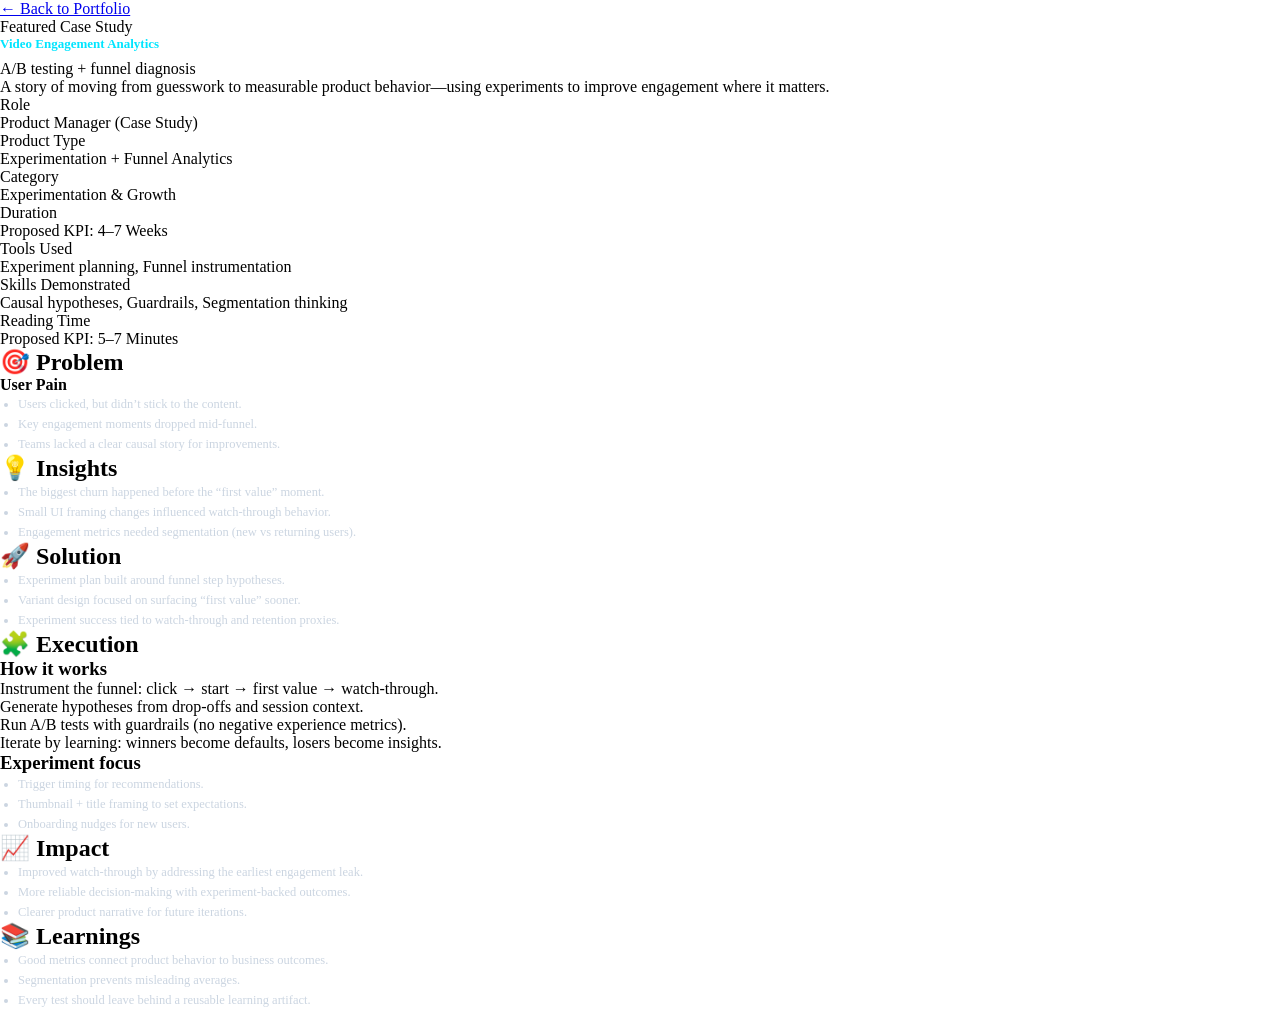
<file: ab-testing.html>
<!DOCTYPE html>
<html lang="en">
<head>
  <meta charset="UTF-8" />
  <script>
    try { sessionStorage.setItem('pm_intro_seen', 'true'); } catch (e) {}
  </script>

  <meta name="viewport" content="width=device-width, initial-scale=1.0" />
  <title>A/B Testing Analytics | Case Study</title>
  <link rel="stylesheet" href="style.css" />
  <link href="https://fonts.googleapis.com/css2?family=Poppins:wght@300;400;600;700&display=swap" rel="stylesheet" />
</head>
<body>
  <div class="background"></div>

  <a class="case-back" href="portfolio.html" aria-label="Back to Portfolio">← Back to Portfolio</a>

  <main class="case-main">
    <section class="case-section case-hero reveal" style="--d: 80ms" aria-label="A/B Testing Case Study Header">
      <div class="case-inner">
        <div class="case-glass-card case-hero-card">
          <div class="case-kicker">Featured Case Study</div>
          <h1 class="case-title">Video Engagement Analytics</h1>
          <p class="case-subtitle">A/B testing + funnel diagnosis</p>
          <div class="case-divider"></div>
          <p class="case-lede">
            A story of moving from guesswork to measurable product behavior—using experiments to improve engagement where it matters.
          </p>

          <div class="case-meta-grid" aria-label="Case Study Meta">
            <div class="case-meta-card">
              <div class="case-meta-label">Role</div>
              <div class="case-meta-value">Product Manager (Case Study)</div>
            </div>
            <div class="case-meta-card">
              <div class="case-meta-label">Product Type</div>
              <div class="case-meta-value">Experimentation + Funnel Analytics</div>
            </div>
            <div class="case-meta-card">
              <div class="case-meta-label">Category</div>
              <div class="case-meta-value">Experimentation &amp; Growth</div>
            </div>
            <div class="case-meta-card">
              <div class="case-meta-label">Duration</div>
              <div class="case-meta-value">Proposed KPI: 4–7 Weeks</div>
            </div>
            <div class="case-meta-card">
              <div class="case-meta-label">Tools Used</div>
              <div class="case-meta-value">Experiment planning, Funnel instrumentation</div>
            </div>
            <div class="case-meta-card">
              <div class="case-meta-label">Skills Demonstrated</div>
              <div class="case-meta-value">Causal hypotheses, Guardrails, Segmentation thinking</div>
            </div>
            <div class="case-meta-card" style="grid-column:1 / -1">
              <div class="case-meta-label">Reading Time</div>
              <div class="case-meta-value">Proposed KPI: 5–7 Minutes</div>
            </div>
          </div>
        </div>
      </div>
    </section>


    <section class="case-section reveal" style="--d: 140ms" aria-label="Problem">
      <div class="case-inner">
        <h2 class="case-h2">🎯 Problem</h2>
        <div class="case-glass-card case-glass">

          <p class="case-p"><strong>User Pain</strong></p>
          <ul class="case-list">
            <li>Users clicked, but didn’t stick to the content.</li>
            <li>Key engagement moments dropped mid-funnel.</li>
            <li>Teams lacked a clear causal story for improvements.</li>
          </ul>
        </div>
      </div>
    </section>

    <section class="case-section reveal" style="--d: 200ms" aria-label="Insights">
      <div class="case-inner">
        <h2 class="case-h2">💡 Insights</h2>
        <div class="case-glass-card case-glass">

          <ul class="case-list">
            <li>The biggest churn happened before the “first value” moment.</li>
            <li>Small UI framing changes influenced watch-through behavior.</li>
            <li>Engagement metrics needed segmentation (new vs returning users).</li>
          </ul>
        </div>
      </div>
    </section>

    <section class="case-section reveal" style="--d: 260ms" aria-label="Solution">
      <div class="case-inner">
        <h2 class="case-h2">🚀 Solution</h2>
        <div class="case-glass-card case-glass">

          <ul class="case-list">
            <li>Experiment plan built around funnel step hypotheses.</li>
            <li>Variant design focused on surfacing “first value” sooner.</li>
            <li>Experiment success tied to watch-through and retention proxies.</li>
          </ul>
        </div>
      </div>
    </section>

    <section class="case-section reveal" style="--d: 320ms" aria-label="Execution">
      <div class="case-inner">
        <h2 class="case-h2">🧩 Execution</h2>
        <div class="case-grid-2">
          <div class="case-glass-card case-glass">

            <h3 class="case-h3">How it works</h3>
            <ol class="case-steps">
              <li>Instrument the funnel: click → start → first value → watch-through.</li>
              <li>Generate hypotheses from drop-offs and session context.</li>
              <li>Run A/B tests with guardrails (no negative experience metrics).</li>
              <li>Iterate by learning: winners become defaults, losers become insights.</li>
            </ol>
          </div>
          <div class="case-glass-card case-glass">
            <h3 class="case-h3">Experiment focus</h3>

            <ul class="case-list">
              <li>Trigger timing for recommendations.</li>
              <li>Thumbnail + title framing to set expectations.</li>
              <li>Onboarding nudges for new users.</li>
            </ul>
          </div>
        </div>
      </div>
    </section>

    <section class="case-section reveal" style="--d: 380ms" aria-label="Impact">
      <div class="case-inner">
        <h2 class="case-h2">📈 Impact</h2>
        <div class="case-glass-card case-glass">

          <ul class="case-list">
            <li>Improved watch-through by addressing the earliest engagement leak.</li>
            <li>More reliable decision-making with experiment-backed outcomes.</li>
            <li>Clearer product narrative for future iterations.</li>
          </ul>
        </div>
      </div>
    </section>

    <section class="case-section reveal" style="--d: 440ms" aria-label="Learnings">
      <div class="case-inner">
        <h2 class="case-h2">📚 Learnings</h2>
        <div class="case-glass-card case-glass">

          <ul class="case-list">
            <li>Good metrics connect product behavior to business outcomes.</li>
            <li>Segmentation prevents misleading averages.</li>
            <li>Every test should leave behind a reusable learning artifact.</li>
          </ul>
        </div>
      </div>
    </section>
  </main>

  <script src="script.js"></script>
</body>
</html>
</file>
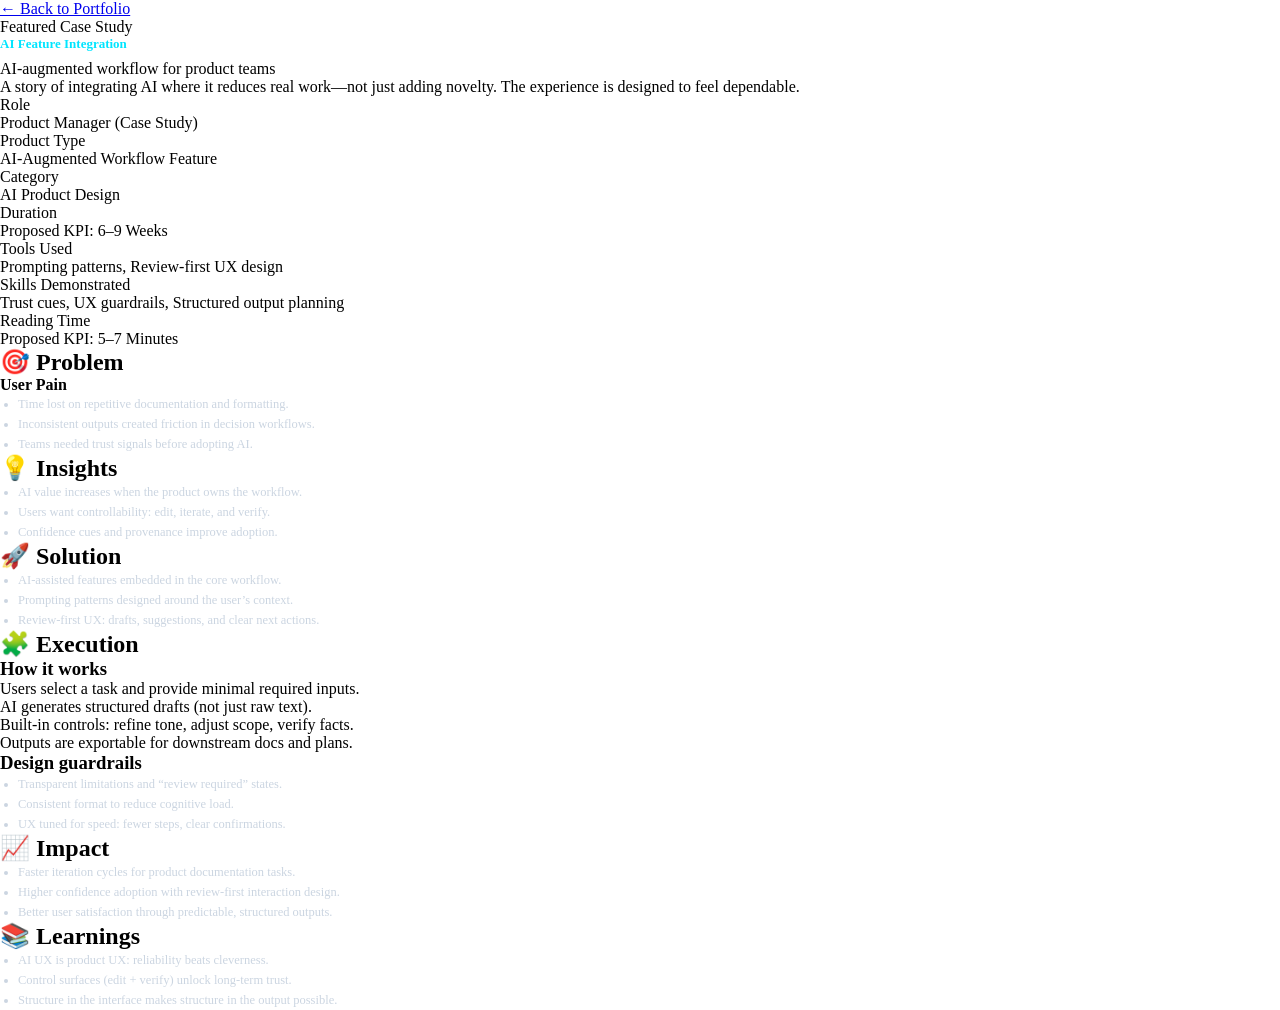
<file: ai-feature.html>
<!DOCTYPE html>
<html lang="en">
<head>
  <meta charset="UTF-8" />
  <script>
    try { sessionStorage.setItem('pm_intro_seen', 'true'); } catch (e) {}
  </script>

  <meta name="viewport" content="width=device-width, initial-scale=1.0" />
  <title>AI Feature Integration | Case Study</title>
  <link rel="stylesheet" href="style.css" />
  <link href="https://fonts.googleapis.com/css2?family=Poppins:wght@300;400;600;700&display=swap" rel="stylesheet" />
</head>
<body>
  <div class="background"></div>

  <a class="case-back" href="portfolio.html" aria-label="Back to Portfolio">← Back to Portfolio</a>

  <main class="case-main">
    <section class="case-section case-hero reveal" style="--d: 80ms" aria-label="AI Feature Case Study Header">
      <div class="case-inner">
        <div class="case-glass-card case-hero-card">
          <div class="case-kicker">Featured Case Study</div>
          <h1 class="case-title">AI Feature Integration</h1>
          <p class="case-subtitle">AI-augmented workflow for product teams</p>
          <div class="case-divider"></div>
          <p class="case-lede">
            A story of integrating AI where it reduces real work—not just adding novelty. The experience is designed to feel dependable.
          </p>

          <div class="case-meta-grid" aria-label="Case Study Meta">
            <div class="case-meta-card">
              <div class="case-meta-label">Role</div>
              <div class="case-meta-value">Product Manager (Case Study)</div>
            </div>
            <div class="case-meta-card">
              <div class="case-meta-label">Product Type</div>
              <div class="case-meta-value">AI-Augmented Workflow Feature</div>
            </div>
            <div class="case-meta-card">
              <div class="case-meta-label">Category</div>
              <div class="case-meta-value">AI Product Design</div>
            </div>
            <div class="case-meta-card">
              <div class="case-meta-label">Duration</div>
              <div class="case-meta-value">Proposed KPI: 6–9 Weeks</div>
            </div>
            <div class="case-meta-card">
              <div class="case-meta-label">Tools Used</div>
              <div class="case-meta-value">Prompting patterns, Review-first UX design</div>
            </div>
            <div class="case-meta-card">
              <div class="case-meta-label">Skills Demonstrated</div>
              <div class="case-meta-value">Trust cues, UX guardrails, Structured output planning</div>
            </div>
            <div class="case-meta-card" style="grid-column:1 / -1">
              <div class="case-meta-label">Reading Time</div>
              <div class="case-meta-value">Proposed KPI: 5–7 Minutes</div>
            </div>
          </div>
        </div>
      </div>
    </section>


    <section class="case-section reveal" style="--d: 140ms" aria-label="Problem">
      <div class="case-inner">
        <h2 class="case-h2">🎯 Problem</h2>
        <div class="case-glass-card case-glass">

          <p class="case-p"><strong>User Pain</strong></p>
          <ul class="case-list">
            <li>Time lost on repetitive documentation and formatting.</li>
            <li>Inconsistent outputs created friction in decision workflows.</li>
            <li>Teams needed trust signals before adopting AI.</li>
          </ul>
        </div>
      </div>
    </section>

    <section class="case-section reveal" style="--d: 200ms" aria-label="Insights">
      <div class="case-inner">
        <h2 class="case-h2">💡 Insights</h2>
        <div class="case-glass-card case-glass">

          <ul class="case-list">
            <li>AI value increases when the product owns the workflow.</li>
            <li>Users want controllability: edit, iterate, and verify.</li>
            <li>Confidence cues and provenance improve adoption.</li>
          </ul>
        </div>
      </div>
    </section>

    <section class="case-section reveal" style="--d: 260ms" aria-label="Solution">
      <div class="case-inner">
        <h2 class="case-h2">🚀 Solution</h2>
        <div class="case-glass-card case-glass">

          <ul class="case-list">
            <li>AI-assisted features embedded in the core workflow.</li>
            <li>Prompting patterns designed around the user’s context.</li>
            <li>Review-first UX: drafts, suggestions, and clear next actions.</li>
          </ul>
        </div>
      </div>
    </section>

    <section class="case-section reveal" style="--d: 320ms" aria-label="Execution">
      <div class="case-inner">
        <h2 class="case-h2">🧩 Execution</h2>
        <div class="case-grid-2">
          <div class="case-glass-card case-glass">

            <h3 class="case-h3">How it works</h3>
            <ol class="case-steps">
              <li>Users select a task and provide minimal required inputs.</li>
              <li>AI generates structured drafts (not just raw text).</li>
              <li>Built-in controls: refine tone, adjust scope, verify facts.</li>
              <li>Outputs are exportable for downstream docs and plans.</li>
            </ol>
          </div>
          <div class="case-glass-card case-glass">
            <h3 class="case-h3">Design guardrails</h3>

            <ul class="case-list">
              <li>Transparent limitations and “review required” states.</li>
              <li>Consistent format to reduce cognitive load.</li>
              <li>UX tuned for speed: fewer steps, clear confirmations.</li>
            </ul>
          </div>
        </div>
      </div>
    </section>

    <section class="case-section reveal" style="--d: 380ms" aria-label="Impact">
      <div class="case-inner">
        <h2 class="case-h2">📈 Impact</h2>
        <div class="case-glass-card case-glass">

          <ul class="case-list">
            <li>Faster iteration cycles for product documentation tasks.</li>
            <li>Higher confidence adoption with review-first interaction design.</li>
            <li>Better user satisfaction through predictable, structured outputs.</li>
          </ul>
        </div>
      </div>
    </section>

    <section class="case-section reveal" style="--d: 440ms" aria-label="Learnings">
      <div class="case-inner">
        <h2 class="case-h2">📚 Learnings</h2>
        <div class="case-glass-card case-glass">

          <ul class="case-list">
            <li>AI UX is product UX: reliability beats cleverness.</li>
            <li>Control surfaces (edit + verify) unlock long-term trust.</li>
            <li>Structure in the interface makes structure in the output possible.</li>
          </ul>
        </div>
      </div>
    </section>
  </main>

  <script src="script.js"></script>
</body>
</html>
</file>
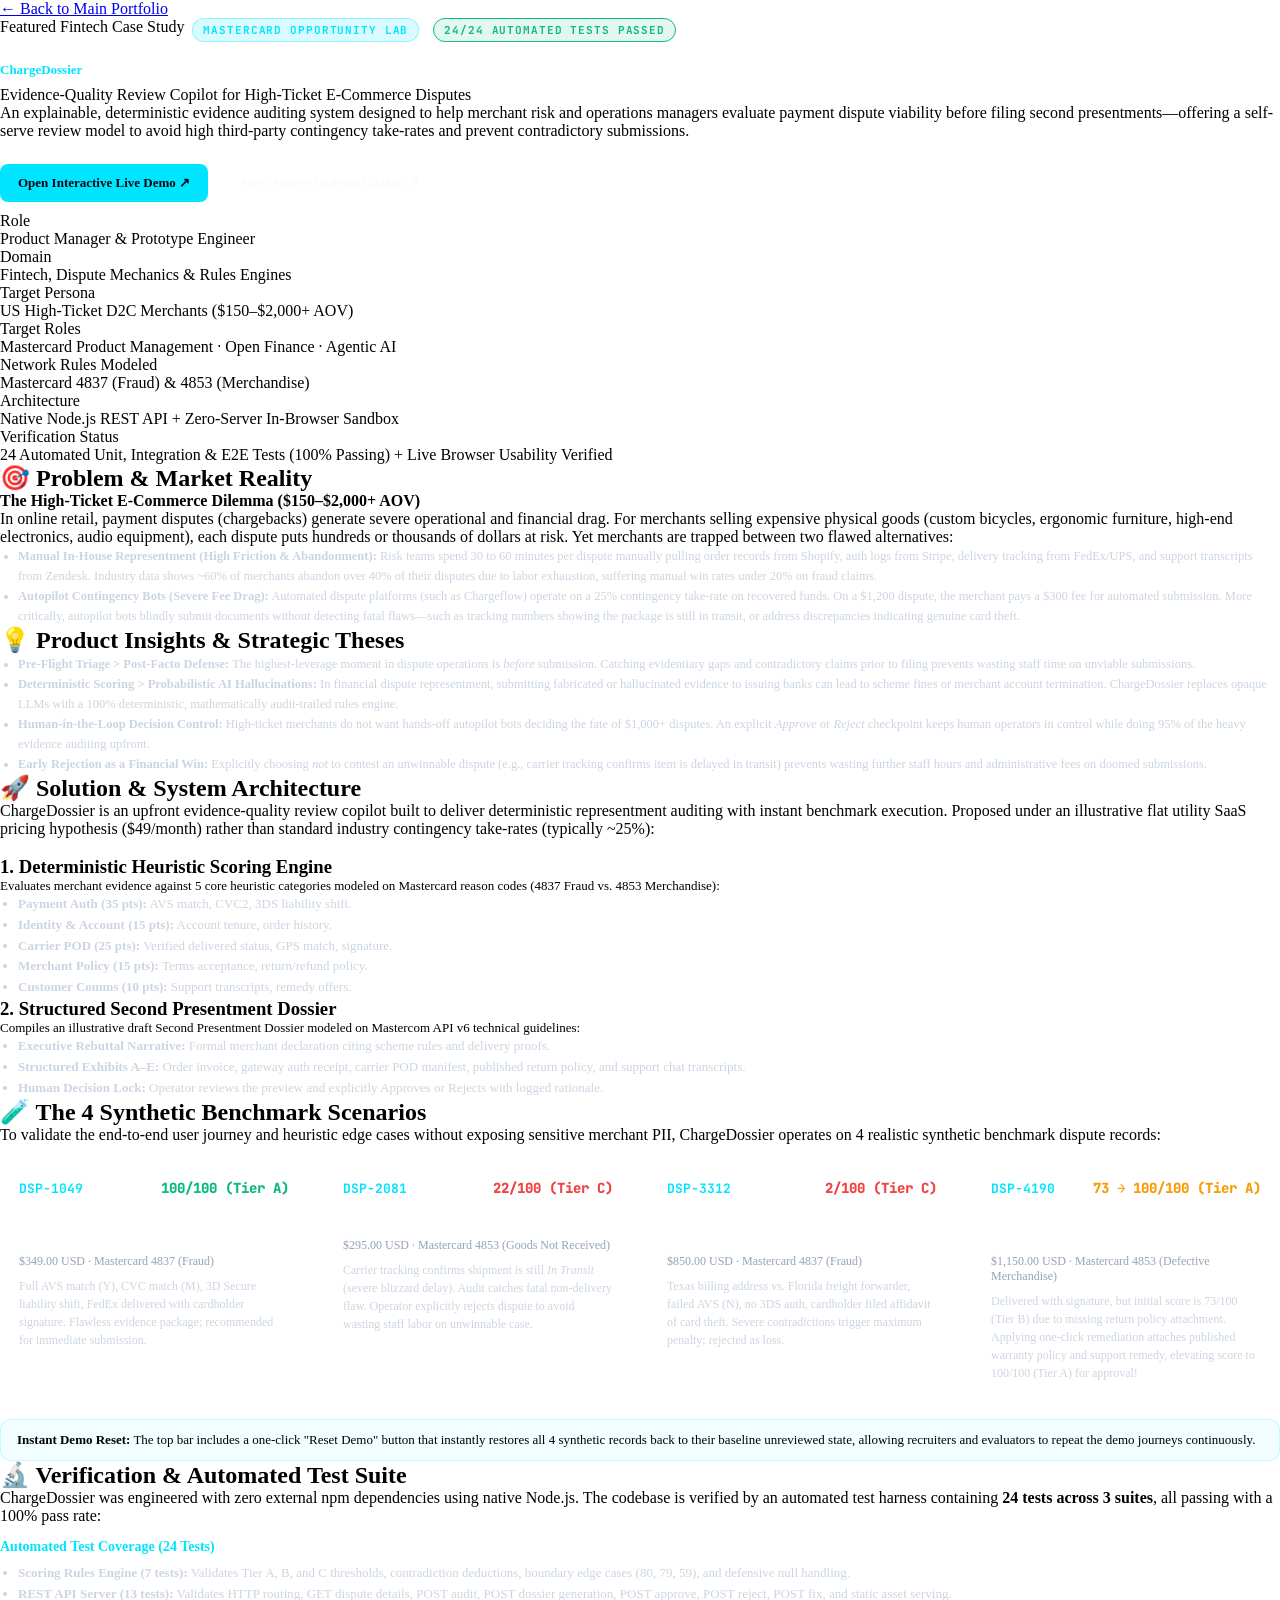
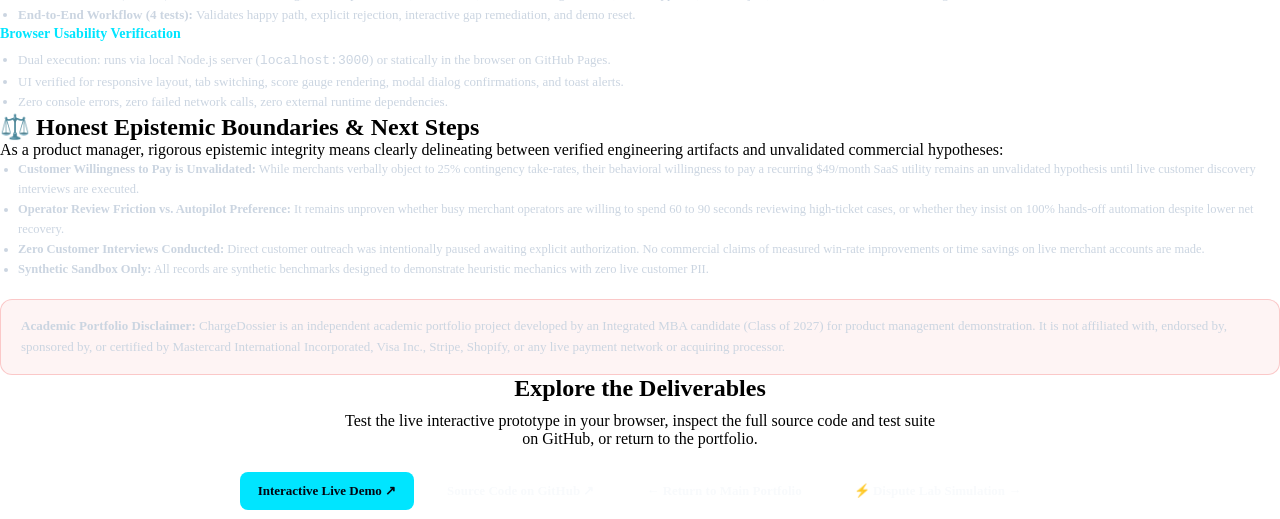
<file: chargedossier.html>
<!DOCTYPE html>
<html lang="en">
<head>
  <meta charset="UTF-8" />
  <script>
    try { sessionStorage.setItem('pm_intro_seen', 'true'); } catch (e) {}
  </script>

  <meta name="viewport" content="width=device-width, initial-scale=1.0" />
  <title>ChargeDossier | Dispute Evidence Review Copilot Case Study</title>
  <link rel="stylesheet" href="style.css" />
  <link href="https://fonts.googleapis.com/css2?family=Poppins:wght@300;400;500;600;700;800&family=JetBrains+Mono:wght@400;500;600&display=swap" rel="stylesheet" />
  <style>
    .case-badge-pill {
      display: inline-block;
      font-size: 11px;
      font-weight: 700;
      letter-spacing: 0.08em;
      text-transform: uppercase;
      padding: 4px 10px;
      border-radius: 999px;
      background: rgba(0, 229, 255, 0.15);
      border: 1px solid rgba(0, 229, 255, 0.35);
      color: #00e5ff;
      margin-right: 6px;
      margin-bottom: 6px;
    }
    .scenario-grid {
      display: grid;
      grid-template-columns: repeat(auto-fit, minmax(260px, 1fr));
      gap: 16px;
      margin-top: 16px;
    }
    .scenario-card {
      background: rgba(255, 255, 255, 0.03);
      border: 1px solid rgba(255, 255, 255, 0.08);
      border-radius: 14px;
      padding: 18px;
      transition: border-color 0.25s ease, transform 0.25s ease;
    }
    .scenario-card:hover {
      border-color: rgba(0, 229, 255, 0.4);
      transform: translateY(-3px);
    }
    .scenario-header {
      display: flex;
      justify-content: space-between;
      align-items: center;
      margin-bottom: 10px;
      padding-bottom: 8px;
      border-bottom: 1px solid rgba(255, 255, 255, 0.06);
    }
    .scenario-id {
      font-family: 'JetBrains Mono', monospace;
      font-weight: 700;
      color: #00e5ff;
      font-size: 13px;
    }
    .scenario-score {
      font-family: 'JetBrains Mono', monospace;
      font-weight: 800;
      font-size: 14px;
    }
    .score-tier-a { color: #10b981; }
    .score-tier-b { color: #f59e0b; }
    .score-tier-c { color: #ef4444; }
    .case-cta-group {
      display: flex;
      gap: 14px;
      flex-wrap: wrap;
      margin: 24px 0 10px;
    }
    .disclaimer-box {
      background: rgba(239, 68, 68, 0.06);
      border: 1px solid rgba(239, 68, 68, 0.25);
      border-radius: 12px;
      padding: 16px 20px;
      font-size: 13px;
      line-height: 1.6;
      color: #cbd5e1;
      margin-top: 20px;
    }
  </style>
</head>
<body>
  <div class="background"></div>

  <a class="case-back" href="index.html" aria-label="Back to Portfolio">← Back to Main Portfolio</a>

  <main class="case-main">
    <!-- Hero Section -->
    <section class="case-section case-hero reveal" style="--d: 80ms" aria-label="ChargeDossier Case Study Header">
      <div class="case-inner">
        <div class="case-glass-card case-hero-card">
          <div style="display: flex; gap: 8px; flex-wrap: wrap; margin-bottom: 14px;">
            <div class="case-kicker" style="margin-bottom: 0;">Featured Fintech Case Study</div>
            <span class="case-badge-pill">Mastercard Opportunity Lab</span>
            <span class="case-badge-pill" style="border-color: #10b981; color: #10b981; background: rgba(16,185,129,0.12);">24/24 Automated Tests Passed</span>
          </div>

          <h1 class="case-title">ChargeDossier</h1>
          <p class="case-subtitle">Evidence-Quality Review Copilot for High-Ticket E-Commerce Disputes</p>
          <div class="case-divider"></div>
          <p class="case-lede">
            An explainable, deterministic evidence auditing system designed to help merchant risk and operations managers evaluate payment dispute viability before filing second presentments—offering a self-serve review model to avoid high third-party contingency take-rates and prevent contradictory submissions.
          </p>

          <div class="case-cta-group">
            <a class="project-btn" href="https://pragymathur12-king.github.io/chargedossier/" target="_blank" rel="noopener noreferrer">
              Open Interactive Live Demo ↗
            </a>
            <a class="project-btn project-btn-ghost" href="https://github.com/pragymathur12-king/chargedossier" target="_blank" rel="noopener noreferrer">
              View Source Code on GitHub ↗
            </a>
          </div>

          <div class="case-meta-grid" aria-label="Case Study Metadata">
            <div class="case-meta-card">
              <div class="case-meta-label">Role</div>
              <div class="case-meta-value">Product Manager &amp; Prototype Engineer</div>
            </div>
            <div class="case-meta-card">
              <div class="case-meta-label">Domain</div>
              <div class="case-meta-value">Fintech, Dispute Mechanics &amp; Rules Engines</div>
            </div>
            <div class="case-meta-card">
              <div class="case-meta-label">Target Persona</div>
              <div class="case-meta-value">US High-Ticket D2C Merchants ($150–$2,000+ AOV)</div>
            </div>
            <div class="case-meta-card">
              <div class="case-meta-label">Target Roles</div>
              <div class="case-meta-value">Mastercard Product Management &middot; Open Finance &middot; Agentic AI</div>
            </div>
            <div class="case-meta-card">
              <div class="case-meta-label">Network Rules Modeled</div>
              <div class="case-meta-value">Mastercard 4837 (Fraud) &amp; 4853 (Merchandise)</div>
            </div>
            <div class="case-meta-card">
              <div class="case-meta-label">Architecture</div>
              <div class="case-meta-value">Native Node.js REST API + Zero-Server In-Browser Sandbox</div>
            </div>
            <div class="case-meta-card" style="grid-column: 1 / -1">
              <div class="case-meta-label">Verification Status</div>
              <div class="case-meta-value">24 Automated Unit, Integration &amp; E2E Tests (100% Passing) + Live Browser Usability Verified</div>
            </div>
          </div>
        </div>
      </div>
    </section>

    <!-- Problem Section -->
    <section class="case-section reveal" style="--d: 140ms" aria-label="The High-Ticket Merchant Problem">
      <div class="case-inner">
        <h2 class="case-h2">🎯 Problem &amp; Market Reality</h2>
        <div class="case-glass-card case-glass">
          <p class="case-p"><strong>The High-Ticket E-Commerce Dilemma ($150–$2,000+ AOV)</strong></p>
          <p class="case-p">
            In online retail, payment disputes (chargebacks) generate severe operational and financial drag. For merchants selling expensive physical goods (custom bicycles, ergonomic furniture, high-end electronics, audio equipment), each dispute puts hundreds or thousands of dollars at risk. Yet merchants are trapped between two flawed alternatives:
          </p>
          <ul class="case-list">
            <li>
              <strong>Manual In-House Representment (High Friction &amp; Abandonment):</strong> Risk teams spend 30 to 60 minutes per dispute manually pulling order records from Shopify, auth logs from Stripe, delivery tracking from FedEx/UPS, and support transcripts from Zendesk. Industry data shows ~60% of merchants abandon over 40% of their disputes due to labor exhaustion, suffering manual win rates under 20% on fraud claims.
            </li>
            <li>
              <strong>Autopilot Contingency Bots (Severe Fee Drag):</strong> Automated dispute platforms (such as Chargeflow) operate on a 25% contingency take-rate on recovered funds. On a $1,200 dispute, the merchant pays a $300 fee for automated submission. More critically, autopilot bots blindly submit documents without detecting fatal flaws—such as tracking numbers showing the package is still in transit, or address discrepancies indicating genuine card theft.
            </li>
          </ul>
        </div>
      </div>
    </section>

    <!-- Insights Section -->
    <section class="case-section reveal" style="--d: 200ms" aria-label="Product Insights">
      <div class="case-inner">
        <h2 class="case-h2">💡 Product Insights &amp; Strategic Theses</h2>
        <div class="case-glass-card case-glass">
          <ul class="case-list">
            <li>
              <strong>Pre-Flight Triage > Post-Facto Defense:</strong> The highest-leverage moment in dispute operations is <em>before</em> submission. Catching evidentiary gaps and contradictory claims prior to filing prevents wasting staff time on unviable submissions.
            </li>
            <li>
              <strong>Deterministic Scoring > Probabilistic AI Hallucinations:</strong> In financial dispute representment, submitting fabricated or hallucinated evidence to issuing banks can lead to scheme fines or merchant account termination. ChargeDossier replaces opaque LLMs with a 100% deterministic, mathematically audit-trailed rules engine.
            </li>
            <li>
              <strong>Human-in-the-Loop Decision Control:</strong> High-ticket merchants do not want hands-off autopilot bots deciding the fate of $1,000+ disputes. An explicit <em>Approve</em> or <em>Reject</em> checkpoint keeps human operators in control while doing 95% of the heavy evidence auditing upfront.
            </li>
            <li>
              <strong>Early Rejection as a Financial Win:</strong> Explicitly choosing <em>not</em> to contest an unwinnable dispute (e.g., carrier tracking confirms item is delayed in transit) prevents wasting further staff hours and administrative fees on doomed submissions.
            </li>
          </ul>
        </div>
      </div>
    </section>

    <!-- Solution Section -->
    <section class="case-section reveal" style="--d: 260ms" aria-label="Solution & Architecture">
      <div class="case-inner">
        <h2 class="case-h2">🚀 Solution &amp; System Architecture</h2>
        <div class="case-glass-card case-glass">
          <p class="case-p">
            ChargeDossier is an upfront evidence-quality review copilot built to deliver deterministic representment auditing with instant benchmark execution. Proposed under an illustrative flat utility SaaS pricing hypothesis ($49/month) rather than standard industry contingency take-rates (typically ~25%):
          </p>

          <div class="case-grid-2" style="margin-top: 18px;">
            <div class="case-glass-card" style="background: rgba(255,255,255,0.02); border-color: rgba(255,255,255,0.06);">
              <h3 class="case-h3">1. Deterministic Heuristic Scoring Engine</h3>
              <p class="case-p" style="font-size: 13px;">
                Evaluates merchant evidence against 5 core heuristic categories modeled on Mastercard reason codes (4837 Fraud vs. 4853 Merchandise):
              </p>
              <ul class="case-list" style="font-size: 13px;">
                <li><strong>Payment Auth (35 pts):</strong> AVS match, CVC2, 3DS liability shift.</li>
                <li><strong>Identity &amp; Account (15 pts):</strong> Account tenure, order history.</li>
                <li><strong>Carrier POD (25 pts):</strong> Verified delivered status, GPS match, signature.</li>
                <li><strong>Merchant Policy (15 pts):</strong> Terms acceptance, return/refund policy.</li>
                <li><strong>Customer Comms (10 pts):</strong> Support transcripts, remedy offers.</li>
              </ul>
            </div>

            <div class="case-glass-card" style="background: rgba(255,255,255,0.02); border-color: rgba(255,255,255,0.06);">
              <h3 class="case-h3">2. Structured Second Presentment Dossier</h3>
              <p class="case-p" style="font-size: 13px;">
                Compiles an illustrative draft Second Presentment Dossier modeled on Mastercom API v6 technical guidelines:
              </p>
              <ul class="case-list" style="font-size: 13px;">
                <li><strong>Executive Rebuttal Narrative:</strong> Formal merchant declaration citing scheme rules and delivery proofs.</li>
                <li><strong>Structured Exhibits A–E:</strong> Order invoice, gateway auth receipt, carrier POD manifest, published return policy, and support chat transcripts.</li>
                <li><strong>Human Decision Lock:</strong> Operator reviews the preview and explicitly Approves or Rejects with logged rationale.</li>
              </ul>
            </div>
          </div>
        </div>
      </div>
    </section>

    <!-- Synthetic Benchmark Scenarios -->
    <section class="case-section reveal" style="--d: 320ms" aria-label="Synthetic Benchmark Scenarios">
      <div class="case-inner">
        <h2 class="case-h2">🧪 The 4 Synthetic Benchmark Scenarios</h2>
        <div class="case-glass-card case-glass">
          <p class="case-p">
            To validate the end-to-end user journey and heuristic edge cases without exposing sensitive merchant PII, ChargeDossier operates on 4 realistic synthetic benchmark dispute records:
          </p>

          <div class="scenario-grid">
            <div class="scenario-card">
              <div class="scenario-header">
                <span class="scenario-id">DSP-1049</span>
                <span class="scenario-score score-tier-a">100/100 (Tier A)</span>
              </div>
              <h4 style="margin: 0 0 6px; font-size: 14px; color: #fff;">AeroSound Pro Wireless ANC Headphones &amp; MagSafe Dock</h4>
              <p style="font-size: 12px; color: #94a3b8; margin: 0 0 8px;">$349.00 USD &middot; Mastercard 4837 (Fraud)</p>
              <p style="font-size: 12px; line-height: 1.5; color: #cbd5e1; margin: 0;">
                Full AVS match (Y), CVC match (M), 3D Secure liability shift, FedEx delivered with cardholder signature. Flawless evidence package; recommended for immediate submission.
              </p>
            </div>

            <div class="scenario-card">
              <div class="scenario-header">
                <span class="scenario-id">DSP-2081</span>
                <span class="scenario-score score-tier-c">22/100 (Tier C)</span>
              </div>
              <h4 style="margin: 0 0 6px; font-size: 14px; color: #fff;">BaristaCraft Precision Burr Coffee Grinder</h4>
              <p style="font-size: 12px; color: #94a3b8; margin: 0 0 8px;">$295.00 USD &middot; Mastercard 4853 (Goods Not Received)</p>
              <p style="font-size: 12px; line-height: 1.5; color: #cbd5e1; margin: 0;">
                Carrier tracking confirms shipment is still <em>In Transit</em> (severe blizzard delay). Audit catches fatal non-delivery flaw. Operator explicitly rejects dispute to avoid wasting staff labor on unwinnable case.
              </p>
            </div>

            <div class="scenario-card">
              <div class="scenario-header">
                <span class="scenario-id">DSP-3312</span>
                <span class="scenario-score score-tier-c">2/100 (Tier C)</span>
              </div>
              <h4 style="margin: 0 0 6px; font-size: 14px; color: #fff;">ErgoLift Pro Motorized Standing Desk (Walnut / White)</h4>
              <p style="font-size: 12px; color: #94a3b8; margin: 0 0 8px;">$850.00 USD &middot; Mastercard 4837 (Fraud)</p>
              <p style="font-size: 12px; line-height: 1.5; color: #cbd5e1; margin: 0;">
                Texas billing address vs. Florida freight forwarder, failed AVS (N), no 3DS auth, cardholder filed affidavit of card theft. Severe contradictions trigger maximum penalty; rejected as loss.
              </p>
            </div>

            <div class="scenario-card">
              <div class="scenario-header">
                <span class="scenario-id">DSP-4190</span>
                <span class="scenario-score score-tier-b">73 → 100/100 (Tier A)</span>
              </div>
              <h4 style="margin: 0 0 6px; font-size: 14px; color: #fff;">The Modern Modular Platform Bed Frame (King / Natural)</h4>
              <p style="font-size: 12px; color: #94a3b8; margin: 0 0 8px;">$1,150.00 USD &middot; Mastercard 4853 (Defective Merchandise)</p>
              <p style="font-size: 12px; line-height: 1.5; color: #cbd5e1; margin: 0;">
                Delivered with signature, but initial score is 73/100 (Tier B) due to missing return policy attachment. Applying one-click remediation attaches published warranty policy and support remedy, elevating score to 100/100 (Tier A) for approval!
              </p>
            </div>
          </div>

          <div style="margin-top: 18px; padding: 12px 16px; background: rgba(0, 229, 255, 0.05); border: 1px solid rgba(0, 229, 255, 0.2); border-radius: 10px; font-size: 13px;">
            <strong>Instant Demo Reset:</strong> The top bar includes a one-click "Reset Demo" button that instantly restores all 4 synthetic records back to their baseline unreviewed state, allowing recruiters and evaluators to repeat the demo journeys continuously.
          </div>
        </div>
      </div>
    </section>

    <!-- Verification & Automated Tests -->
    <section class="case-section reveal" style="--d: 380ms" aria-label="Testing & Verification">
      <div class="case-inner">
        <h2 class="case-h2">🔬 Verification &amp; Automated Test Suite</h2>
        <div class="case-glass-card case-glass">
          <p class="case-p">
            ChargeDossier was engineered with zero external npm dependencies using native Node.js. The codebase is verified by an automated test harness containing <strong>24 tests across 3 suites</strong>, all passing with a 100% pass rate:
          </p>

          <div class="case-grid-2" style="margin-top: 14px;">
            <div class="case-glass-card" style="background: rgba(255,255,255,0.02); border-color: rgba(255,255,255,0.06);">
              <h4 style="color: #00e5ff; margin: 0 0 8px; font-size: 14px;">Automated Test Coverage (24 Tests)</h4>
              <ul class="case-list" style="font-size: 13px;">
                <li><strong>Scoring Rules Engine (7 tests):</strong> Validates Tier A, B, and C thresholds, contradiction deductions, boundary edge cases (80, 79, 59), and defensive null handling.</li>
                <li><strong>REST API Server (13 tests):</strong> Validates HTTP routing, GET dispute details, POST audit, POST dossier generation, POST approve, POST reject, POST fix, and static asset serving.</li>
                <li><strong>End-to-End Workflow (4 tests):</strong> Validates happy path, explicit rejection, interactive gap remediation, and demo reset.</li>
              </ul>
            </div>

            <div class="case-glass-card" style="background: rgba(255,255,255,0.02); border-color: rgba(255,255,255,0.06);">
              <h4 style="color: #00e5ff; margin: 0 0 8px; font-size: 14px;">Browser Usability Verification</h4>
              <ul class="case-list" style="font-size: 13px;">
                <li>Dual execution: runs via local Node.js server (<code>localhost:3000</code>) or statically in the browser on GitHub Pages.</li>
                <li>UI verified for responsive layout, tab switching, score gauge rendering, modal dialog confirmations, and toast alerts.</li>
                <li>Zero console errors, zero failed network calls, zero external runtime dependencies.</li>
              </ul>
            </div>
          </div>
        </div>
      </div>
    </section>

    <!-- Honest Limitations Section -->
    <section class="case-section reveal" style="--d: 440ms" aria-label="Honest Limitations & Unvalidated Claims">
      <div class="case-inner">
        <h2 class="case-h2">⚖️ Honest Epistemic Boundaries &amp; Next Steps</h2>
        <div class="case-glass-card case-glass">
          <p class="case-p">
            As a product manager, rigorous epistemic integrity means clearly delineating between verified engineering artifacts and unvalidated commercial hypotheses:
          </p>
          <ul class="case-list">
            <li>
              <strong>Customer Willingness to Pay is Unvalidated:</strong> While merchants verbally object to 25% contingency take-rates, their behavioral willingness to pay a recurring $49/month SaaS utility remains an unvalidated hypothesis until live customer discovery interviews are executed.
            </li>
            <li>
              <strong>Operator Review Friction vs. Autopilot Preference:</strong> It remains unproven whether busy merchant operators are willing to spend 60 to 90 seconds reviewing high-ticket cases, or whether they insist on 100% hands-off automation despite lower net recovery.
            </li>
            <li>
              <strong>Zero Customer Interviews Conducted:</strong> Direct customer outreach was intentionally paused awaiting explicit authorization. No commercial claims of measured win-rate improvements or time savings on live merchant accounts are made.
            </li>
            <li>
              <strong>Synthetic Sandbox Only:</strong> All records are synthetic benchmarks designed to demonstrate heuristic mechanics with zero live customer PII.
            </li>
          </ul>

          <div class="disclaimer-box">
            <strong>Academic Portfolio Disclaimer:</strong> ChargeDossier is an independent academic portfolio project developed by an Integrated MBA candidate (Class of 2027) for product management demonstration. It is not affiliated with, endorsed by, sponsored by, or certified by Mastercard International Incorporated, Visa Inc., Stripe, Shopify, or any live payment network or acquiring processor.
          </div>
        </div>
      </div>
    </section>

    <!-- Project Links & Actions -->
    <section class="case-section reveal" style="--d: 500ms" aria-label="Project Deliverables and Links">
      <div class="case-inner">
        <div class="case-glass-card case-hero-card" style="text-align: center;">
          <h2 class="case-h2" style="margin-bottom: 10px;">Explore the Deliverables</h2>
          <p class="case-p" style="max-width: 600px; margin: 0 auto 24px;">
            Test the live interactive prototype in your browser, inspect the full source code and test suite on GitHub, or return to the portfolio.
          </p>

          <div class="case-cta-group" style="justify-content: center;">
            <a class="project-btn" href="https://pragymathur12-king.github.io/chargedossier/" target="_blank" rel="noopener noreferrer">
              Interactive Live Demo ↗
            </a>
            <a class="project-btn project-btn-ghost" href="https://github.com/pragymathur12-king/chargedossier" target="_blank" rel="noopener noreferrer">
              Source Code on GitHub ↗
            </a>
            <a class="project-btn project-btn-ghost" href="index.html">
              ← Return to Main Portfolio
            </a>
            <a class="project-btn project-btn-ghost" href="portfolio.html#station-dispute">
              ⚡ Dispute Lab Simulation →
            </a>
          </div>
        </div>
      </div>
    </section>
  </main>

  <script>
    (function () {
      const reduceMotion = window.matchMedia && window.matchMedia('(prefers-reduced-motion: reduce)').matches;
      if (reduceMotion) return;

      document.body.classList.add('page-enter-initial');
      document.addEventListener('DOMContentLoaded', function () {
        void document.body.offsetHeight;
        document.body.classList.remove('page-enter-initial');
        document.body.classList.add('page-entering');
      });
    })();
  </script>
  <script src="script.js"></script>
</body>
</html>
</file>
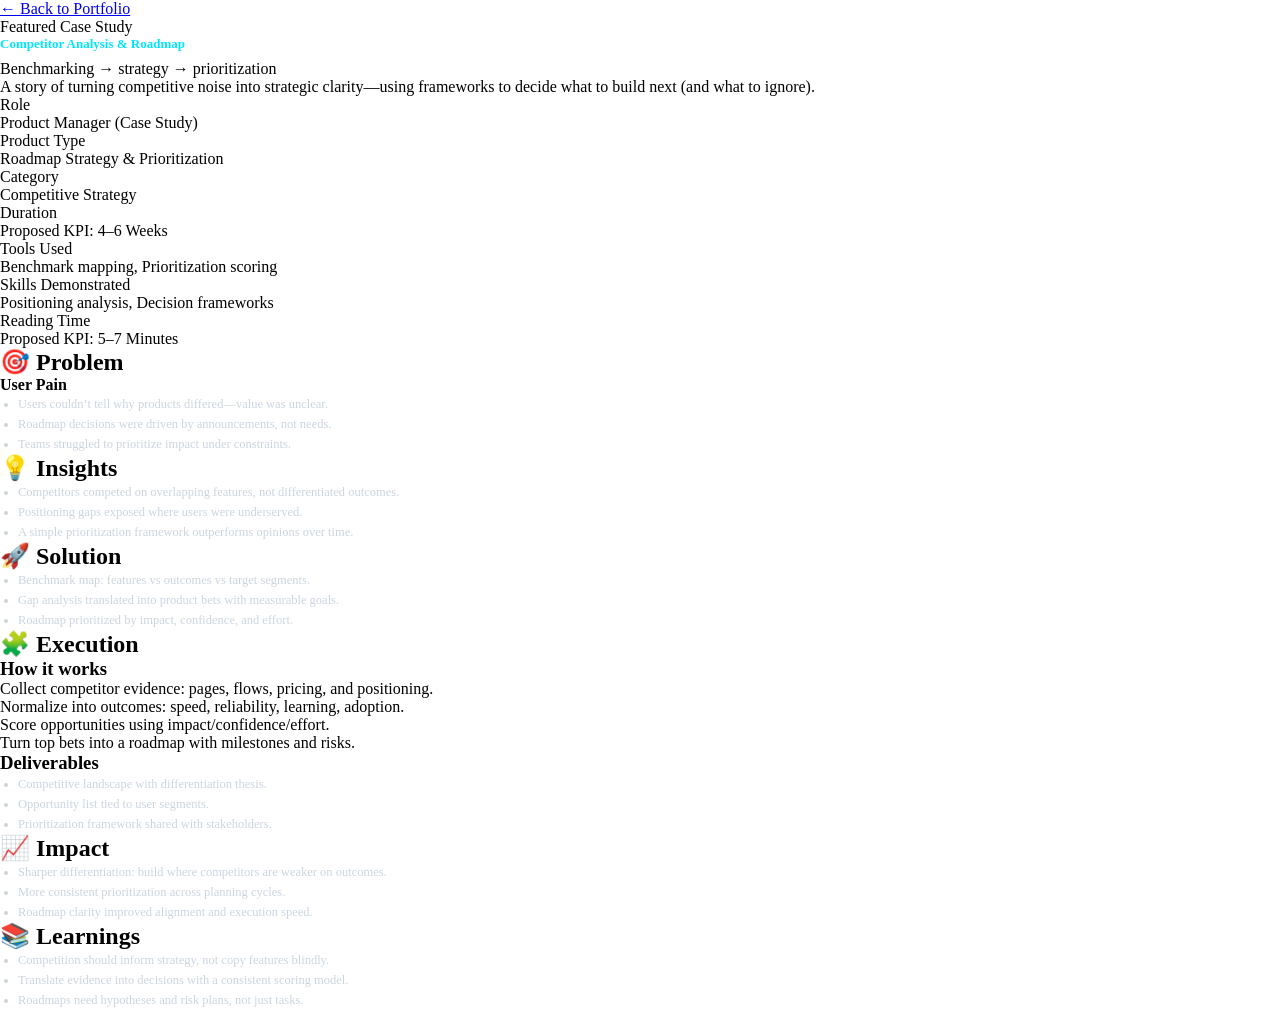
<file: competitor-analysis.html>
<!DOCTYPE html>
<html lang="en">
<head>
  <meta charset="UTF-8" />
  <script>
    try { sessionStorage.setItem('pm_intro_seen', 'true'); } catch (e) {}
  </script>

  <meta name="viewport" content="width=device-width, initial-scale=1.0" />
  <title>Competitor Analysis & Roadmap | Case Study</title>
  <link rel="stylesheet" href="style.css" />
  <link href="https://fonts.googleapis.com/css2?family=Poppins:wght@300;400;600;700&display=swap" rel="stylesheet" />
</head>
<body>
  <div class="background"></div>

  <a class="case-back" href="portfolio.html" aria-label="Back to Portfolio">← Back to Portfolio</a>

  <main class="case-main">
    <section class="case-section case-hero reveal" style="--d: 80ms" aria-label="Competitor Analysis Case Study Header">
      <div class="case-inner">
        <div class="case-glass-card case-hero-card">
          <div class="case-kicker">Featured Case Study</div>
          <h1 class="case-title">Competitor Analysis &amp; Roadmap</h1>
          <p class="case-subtitle">Benchmarking → strategy → prioritization</p>
          <div class="case-divider"></div>
          <p class="case-lede">
            A story of turning competitive noise into strategic clarity—using frameworks to decide what to build next (and what to ignore).
          </p>

          <div class="case-meta-grid" aria-label="Case Study Meta">
            <div class="case-meta-card">
              <div class="case-meta-label">Role</div>
              <div class="case-meta-value">Product Manager (Case Study)</div>
            </div>
            <div class="case-meta-card">
              <div class="case-meta-label">Product Type</div>
              <div class="case-meta-value">Roadmap Strategy &amp; Prioritization</div>
            </div>
            <div class="case-meta-card">
              <div class="case-meta-label">Category</div>
              <div class="case-meta-value">Competitive Strategy</div>
            </div>
            <div class="case-meta-card">
              <div class="case-meta-label">Duration</div>
              <div class="case-meta-value">Proposed KPI: 4–6 Weeks</div>
            </div>
            <div class="case-meta-card">
              <div class="case-meta-label">Tools Used</div>
              <div class="case-meta-value">Benchmark mapping, Prioritization scoring</div>
            </div>
            <div class="case-meta-card">
              <div class="case-meta-label">Skills Demonstrated</div>
              <div class="case-meta-value">Positioning analysis, Decision frameworks</div>
            </div>
            <div class="case-meta-card" style="grid-column:1 / -1">
              <div class="case-meta-label">Reading Time</div>
              <div class="case-meta-value">Proposed KPI: 5–7 Minutes</div>
            </div>
          </div>
        </div>
      </div>
    </section>


    <section class="case-section reveal" style="--d: 140ms" aria-label="Problem">
      <div class="case-inner">
        <h2 class="case-h2">🎯 Problem</h2>
        <div class="case-glass-card case-glass">

          <p class="case-p"><strong>User Pain</strong></p>
          <ul class="case-list">
            <li>Users couldn’t tell why products differed—value was unclear.</li>
            <li>Roadmap decisions were driven by announcements, not needs.</li>
            <li>Teams struggled to prioritize impact under constraints.</li>
          </ul>
        </div>
      </div>
    </section>

    <section class="case-section reveal" style="--d: 200ms" aria-label="Insights">
      <div class="case-inner">
        <h2 class="case-h2">💡 Insights</h2>
        <div class="case-glass-card case-glass">

          <ul class="case-list">
            <li>Competitors competed on overlapping features, not differentiated outcomes.</li>
            <li>Positioning gaps exposed where users were underserved.</li>
            <li>A simple prioritization framework outperforms opinions over time.</li>
          </ul>
        </div>
      </div>
    </section>

    <section class="case-section reveal" style="--d: 260ms" aria-label="Solution">
      <div class="case-inner">
        <h2 class="case-h2">🚀 Solution</h2>
        <div class="case-glass-card case-glass">

          <ul class="case-list">
            <li>Benchmark map: features vs outcomes vs target segments.</li>
            <li>Gap analysis translated into product bets with measurable goals.</li>
            <li>Roadmap prioritized by impact, confidence, and effort.</li>
          </ul>
        </div>
      </div>
    </section>

    <section class="case-section reveal" style="--d: 320ms" aria-label="Execution">
      <div class="case-inner">
        <h2 class="case-h2">🧩 Execution</h2>
        <div class="case-grid-2">
          <div class="case-glass-card case-glass">

            <h3 class="case-h3">How it works</h3>
            <ol class="case-steps">
              <li>Collect competitor evidence: pages, flows, pricing, and positioning.</li>
              <li>Normalize into outcomes: speed, reliability, learning, adoption.</li>
              <li>Score opportunities using impact/confidence/effort.</li>
              <li>Turn top bets into a roadmap with milestones and risks.</li>
            </ol>
          </div>
          <div class="case-glass-card case-glass">
            <h3 class="case-h3">Deliverables</h3>

            <ul class="case-list">
              <li>Competitive landscape with differentiation thesis.</li>
              <li>Opportunity list tied to user segments.</li>
              <li>Prioritization framework shared with stakeholders.</li>
            </ul>
          </div>
        </div>
      </div>
    </section>

    <section class="case-section reveal" style="--d: 380ms" aria-label="Impact">
      <div class="case-inner">
        <h2 class="case-h2">📈 Impact</h2>
        <div class="case-glass-card case-glass">

          <ul class="case-list">
            <li>Sharper differentiation: build where competitors are weaker on outcomes.</li>
            <li>More consistent prioritization across planning cycles.</li>
            <li>Roadmap clarity improved alignment and execution speed.</li>
          </ul>
        </div>
      </div>
    </section>

    <section class="case-section reveal" style="--d: 440ms" aria-label="Learnings">
      <div class="case-inner">
        <h2 class="case-h2">📚 Learnings</h2>
        <div class="case-glass-card case-glass">

          <ul class="case-list">
            <li>Competition should inform strategy, not copy features blindly.</li>
            <li>Translate evidence into decisions with a consistent scoring model.</li>
            <li>Roadmaps need hypotheses and risk plans, not just tasks.</li>
          </ul>
        </div>
      </div>
    </section>
  </main>

  <script src="script.js"></script>
</body>
</html>
</file>
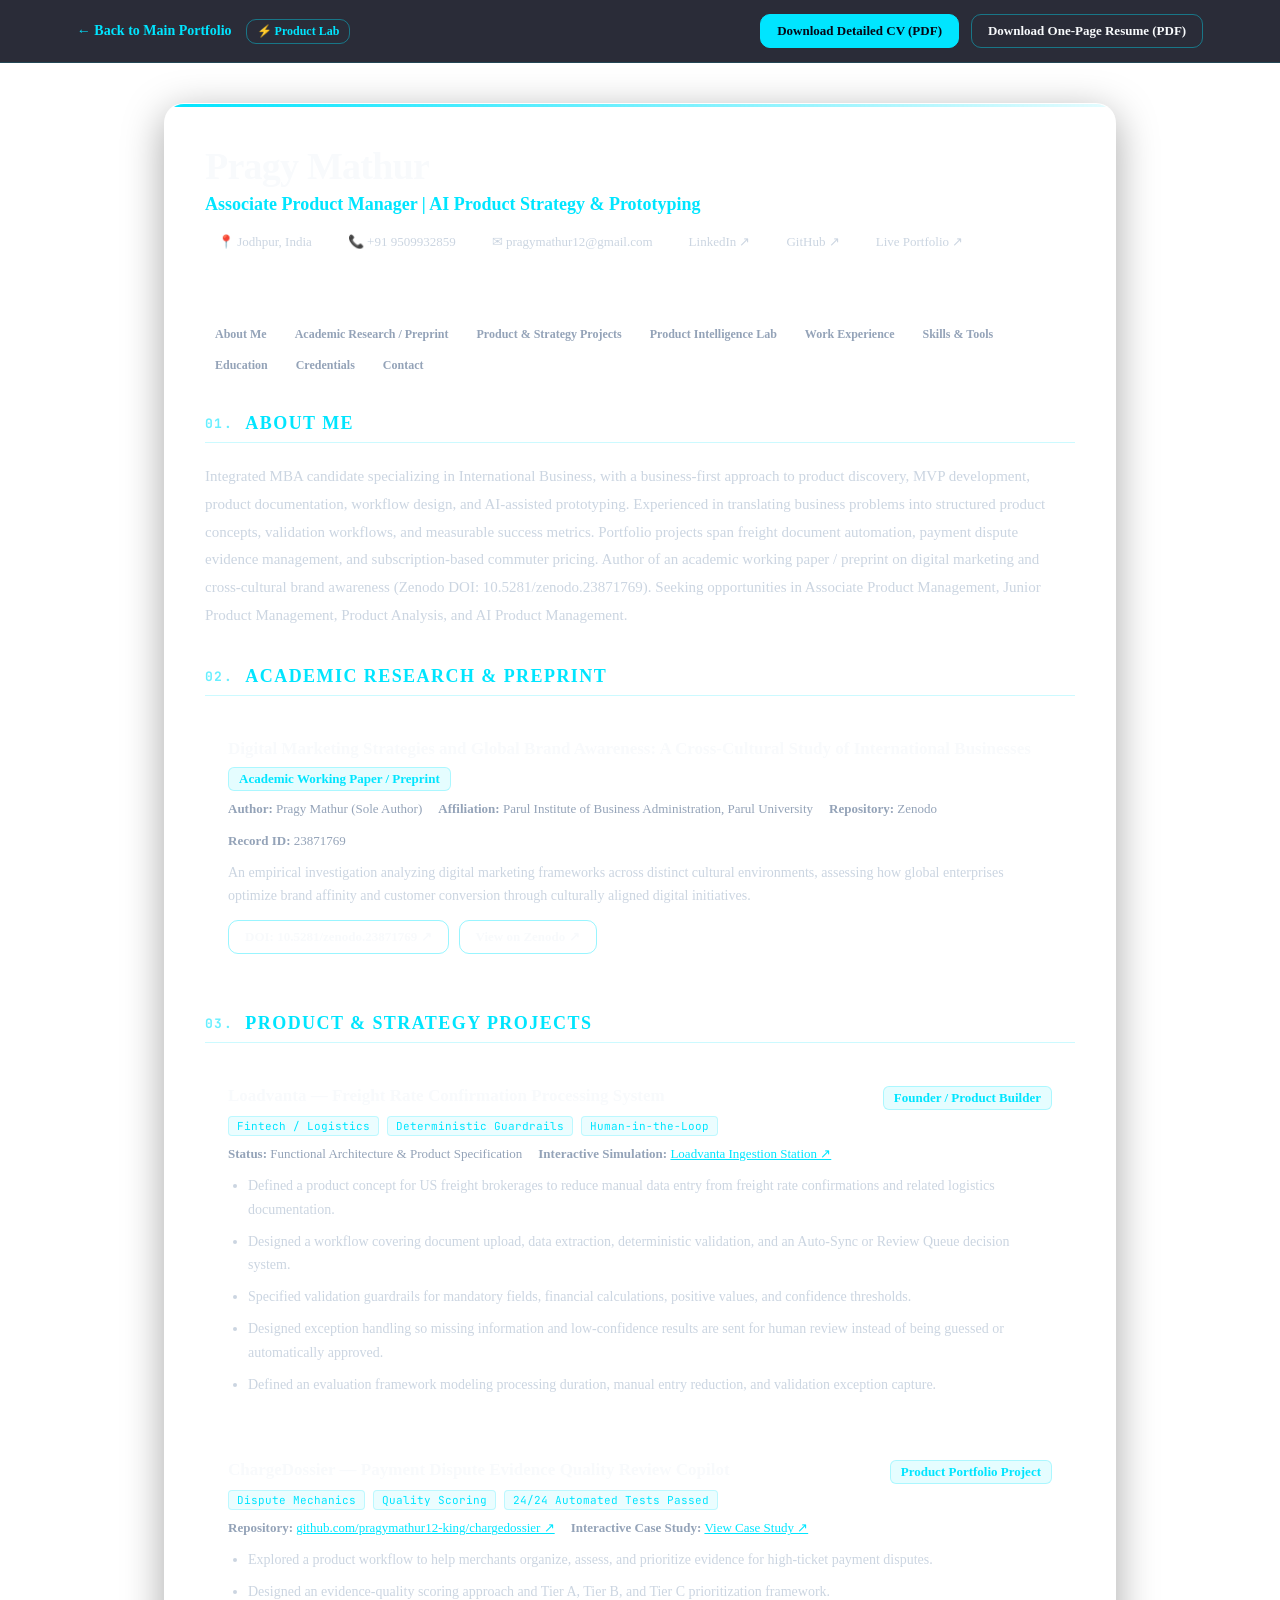
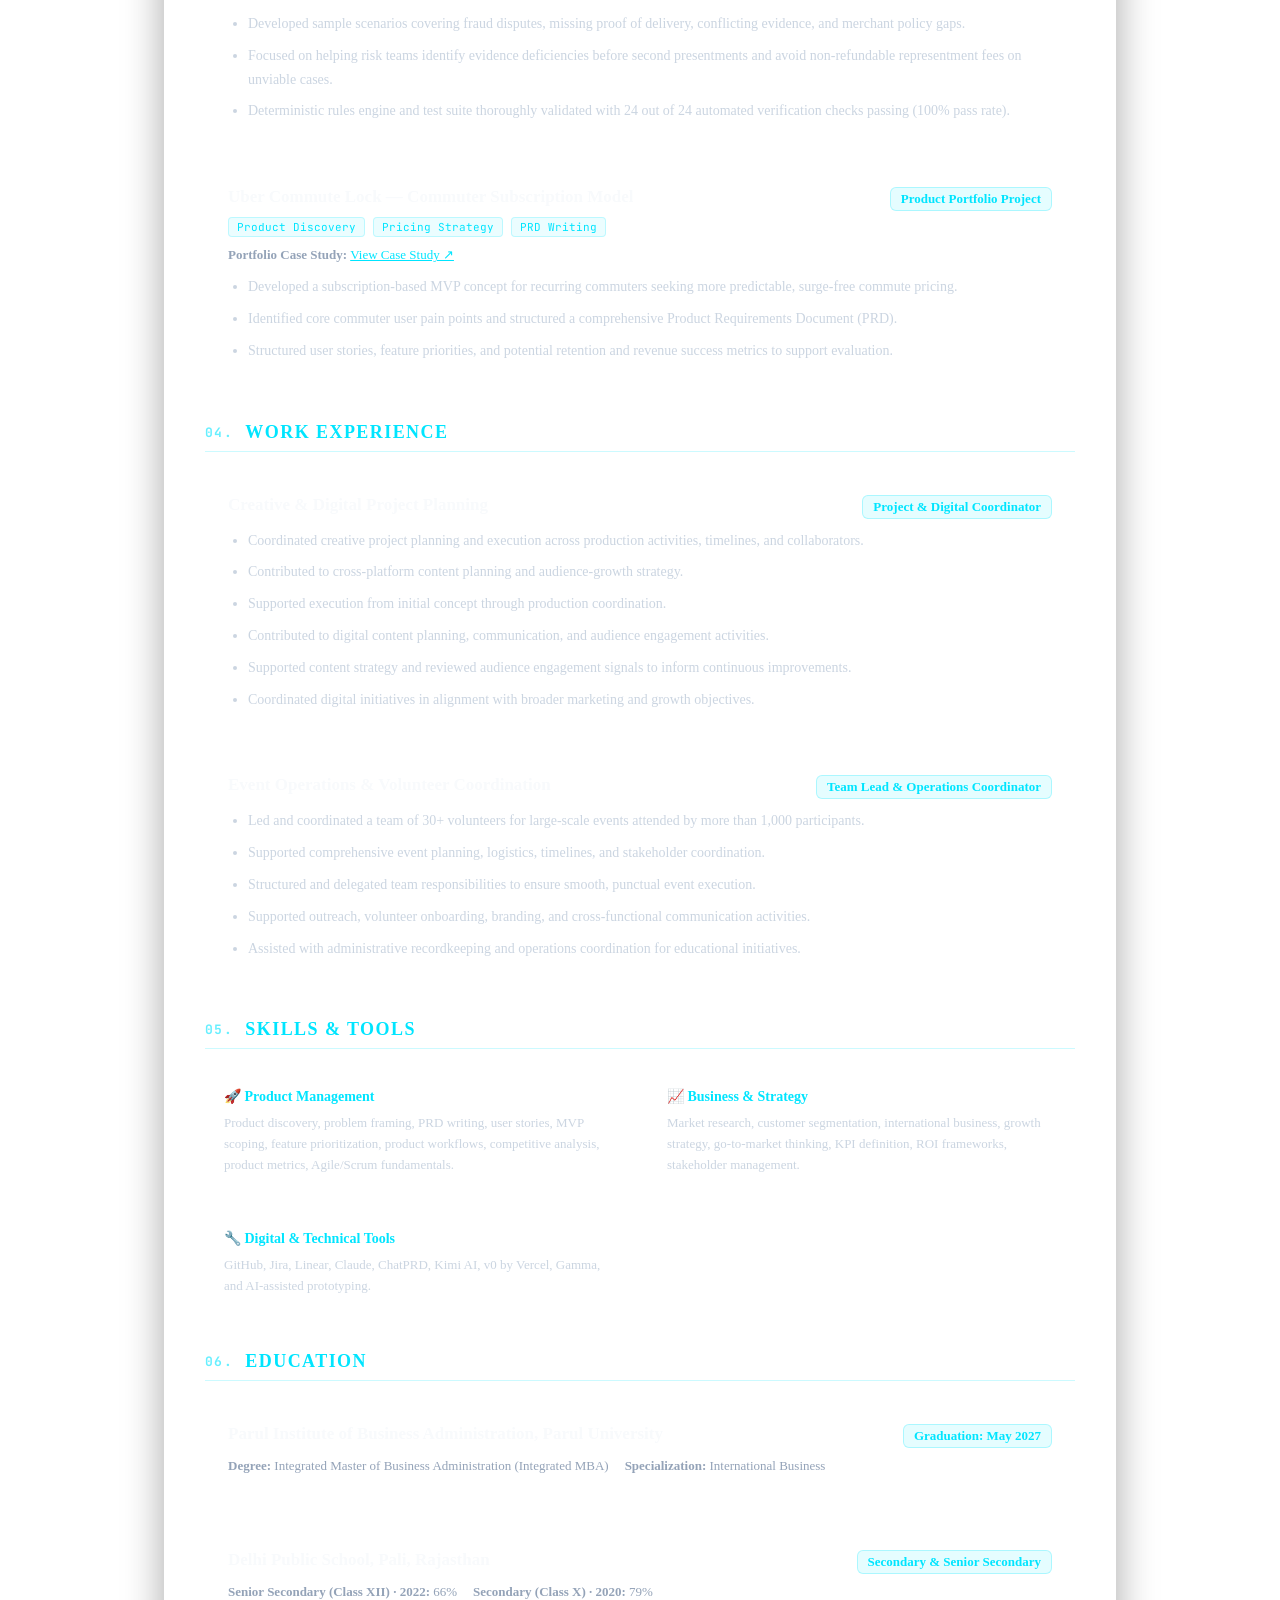
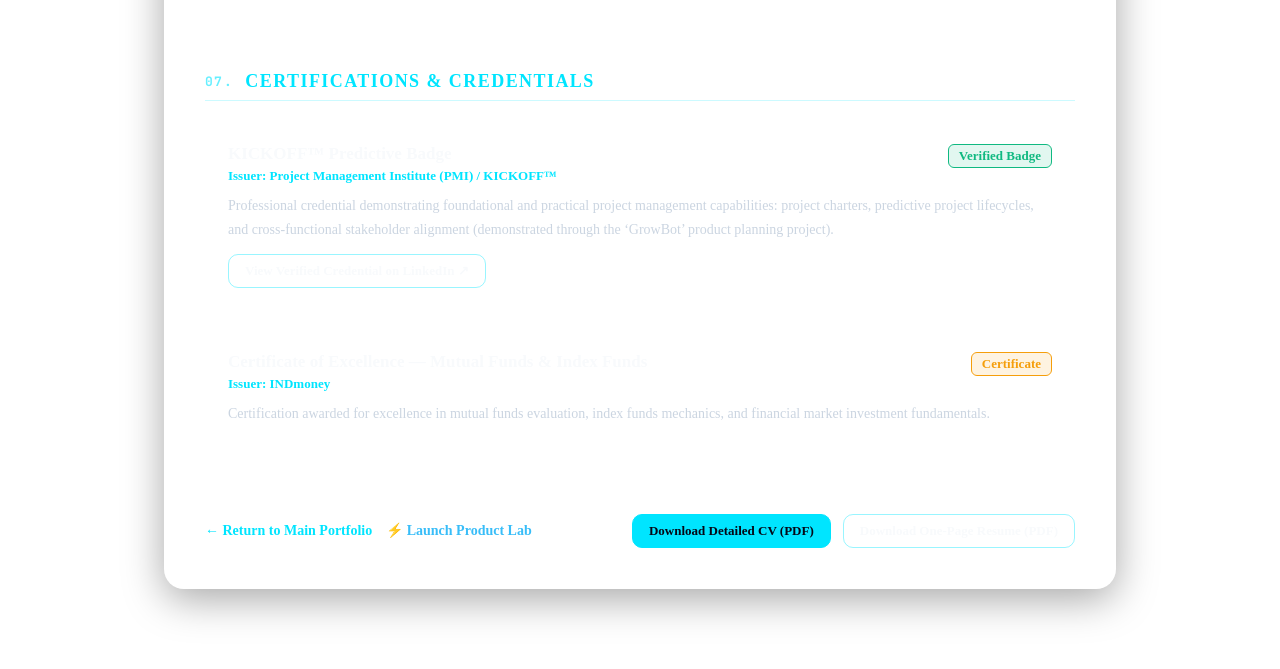
<file: cv.html>
<!DOCTYPE html>
<html lang="en">
<head>
  <meta charset="UTF-8" />
  <script>
    try { sessionStorage.setItem('pm_intro_seen', 'true'); } catch (e) {}
  </script>

  <meta name="viewport" content="width=device-width, initial-scale=1.0" />
  <title>Pragy Mathur | Detailed Curriculum Vitae (CV)</title>
  <link rel="stylesheet" href="style.css" />
  <link href="https://fonts.googleapis.com/css2?family=Inter:wght@300;400;500;600;700;800&family=Poppins:wght@400;600;700;800&family=JetBrains+Mono:wght@400;500;600;700&display=swap" rel="stylesheet" />
  <style>
    /* CV Page Custom Enhancements adhering to Portfolio Design System */
    .cv-top-bar {
      position: sticky;
      top: 0;
      z-index: 100;
      background: rgba(5, 8, 22, 0.85);
      backdrop-filter: blur(14px);
      -webkit-backdrop-filter: blur(14px);
      border-bottom: 1px solid rgba(0, 229, 255, 0.15);
      padding: 14px 6%;
      display: flex;
      justify-content: space-between;
      align-items: center;
      gap: 16px;
    }
    .cv-top-bar-actions {
      display: flex;
      gap: 12px;
      align-items: center;
      flex-wrap: wrap;
    }
    .cv-back-link {
      display: inline-flex;
      align-items: center;
      color: #00e5ff;
      text-decoration: none;
      font-weight: 600;
      font-size: 14px;
      transition: transform 0.2s ease, color 0.2s ease;
    }
    .cv-back-link:hover {
      transform: translateX(-3px);
      color: #8bcfff;
    }
    .cv-btn-sm {
      display: inline-flex;
      align-items: center;
      padding: 8px 16px;
      border-radius: 10px;
      font-size: 13px;
      font-weight: 600;
      text-decoration: none;
      transition: all 0.25s ease;
    }
    .cv-btn-primary {
      background: #00e5ff;
      color: #050816;
      border: 1px solid #00e5ff;
    }
    .cv-btn-primary:hover {
      box-shadow: 0 0 24px rgba(0, 229, 255, 0.4);
      transform: translateY(-2px);
    }
    .cv-btn-outline {
      background: transparent;
      color: #F8FAFC;
      border: 1px solid rgba(0, 229, 255, 0.4);
    }
    .cv-btn-outline:hover {
      background: rgba(0, 229, 255, 0.1);
      border-color: #00e5ff;
      color: #00e5ff;
      transform: translateY(-2px);
    }
    .cv-container {
      max-width: 1000px;
      margin: 40px auto 80px;
      padding: 0 24px;
    }
    .cv-card {
      background: rgba(255, 255, 255, 0.03);
      border: 1px solid rgba(255, 255, 255, 0.08);
      border-radius: 20px;
      padding: 40px;
      backdrop-filter: blur(12px);
      -webkit-backdrop-filter: blur(12px);
      box-shadow: 0 10px 40px rgba(0, 0, 0, 0.35);
      position: relative;
      overflow: hidden;
    }
    .cv-card::before {
      content: "";
      position: absolute;
      top: 0;
      left: 0;
      right: 0;
      height: 3px;
      background: linear-gradient(90deg, #00e5ff, rgba(0, 229, 255, 0.1));
    }
    .cv-header-grid {
      display: flex;
      justify-content: space-between;
      align-items: flex-start;
      flex-wrap: wrap;
      gap: 24px;
      padding-bottom: 28px;
      border-bottom: 1px solid rgba(255, 255, 255, 0.08);
    }
    .cv-header-info h1 {
      font-size: 38px;
      font-weight: 700;
      color: #F8FAFC;
      letter-spacing: -0.02em;
      margin-bottom: 6px;
    }
    .cv-header-info h2 {
      font-size: 18px;
      font-weight: 600;
      color: #00e5ff;
      margin-bottom: 12px;
    }
    .cv-contact-pills {
      display: flex;
      flex-wrap: wrap;
      gap: 10px;
      margin-top: 10px;
    }
    .cv-contact-pill {
      display: inline-flex;
      align-items: center;
      gap: 6px;
      font-size: 13px;
      color: #cbd5e1;
      text-decoration: none;
      background: rgba(255, 255, 255, 0.04);
      padding: 6px 12px;
      border-radius: 8px;
      border: 1px solid rgba(255, 255, 255, 0.08);
      transition: all 0.2s ease;
    }
    .cv-contact-pill:hover {
      border-color: rgba(0, 229, 255, 0.4);
      color: #00e5ff;
      background: rgba(0, 229, 255, 0.06);
    }
    .cv-section {
      margin-top: 36px;
    }
    .cv-section-title {
      font-size: 18px;
      font-weight: 700;
      color: #00e5ff;
      text-transform: uppercase;
      letter-spacing: 0.08em;
      display: flex;
      align-items: center;
      gap: 12px;
      margin-bottom: 20px;
      padding-bottom: 8px;
      border-bottom: 1px solid rgba(0, 229, 255, 0.2);
    }
    .cv-section-title span.number {
      font-family: 'JetBrains Mono', monospace;
      font-size: 13px;
      color: rgba(0, 229, 255, 0.6);
    }
    .cv-entry {
      background: rgba(255, 255, 255, 0.02);
      border: 1px solid rgba(255, 255, 255, 0.05);
      border-radius: 14px;
      padding: 22px;
      margin-bottom: 18px;
      transition: border-color 0.25s ease, transform 0.25s ease;
    }
    .cv-entry:hover {
      border-color: rgba(0, 229, 255, 0.25);
      transform: translateY(-2px);
    }
    .cv-entry-header {
      display: flex;
      justify-content: space-between;
      align-items: flex-start;
      flex-wrap: wrap;
      gap: 8px;
      margin-bottom: 10px;
    }
    .cv-entry-title {
      font-size: 17px;
      font-weight: 700;
      color: #F8FAFC;
    }
    .cv-entry-role {
      font-size: 13px;
      font-weight: 600;
      color: #00e5ff;
      background: rgba(0, 229, 255, 0.1);
      padding: 3px 10px;
      border-radius: 6px;
      border: 1px solid rgba(0, 229, 255, 0.25);
    }
    .cv-entry-meta {
      font-size: 13px;
      color: #94a3b8;
      margin-bottom: 12px;
      display: flex;
      gap: 16px;
      flex-wrap: wrap;
    }
    .cv-list {
      margin: 0;
      padding-left: 20px;
      color: #cbd5e1;
      font-size: 14px;
      line-height: 1.7;
    }
    .cv-list li {
      margin-bottom: 8px;
    }
    .cv-list li:last-child {
      margin-bottom: 0;
    }
    .cv-skills-grid {
      display: grid;
      grid-template-columns: repeat(auto-fit, minmax(280px, 1fr));
      gap: 16px;
    }
    .cv-skill-card {
      background: rgba(255, 255, 255, 0.02);
      border: 1px solid rgba(255, 255, 255, 0.06);
      border-radius: 12px;
      padding: 18px;
    }
    .cv-skill-cat {
      font-size: 14px;
      font-weight: 700;
      color: #00e5ff;
      margin-bottom: 8px;
    }
    .cv-skill-desc {
      font-size: 13px;
      line-height: 1.6;
      color: #cbd5e1;
    }
    .cv-tag {
      display: inline-block;
      font-family: 'JetBrains Mono', monospace;
      font-size: 11px;
      padding: 2px 8px;
      border-radius: 4px;
      background: rgba(0, 229, 255, 0.08);
      color: #00e5ff;
      border: 1px solid rgba(0, 229, 255, 0.2);
      margin-right: 4px;
      margin-top: 6px;
    }
    .cv-anchor-nav {
      display: flex;
      flex-wrap: wrap;
      gap: 8px;
      margin-top: 20px;
      padding-top: 16px;
      border-top: 1px solid rgba(255, 255, 255, 0.06);
    }
    .cv-nav-link {
      font-size: 12px;
      font-weight: 600;
      color: #94a3b8;
      text-decoration: none;
      padding: 4px 10px;
      border-radius: 6px;
      background: rgba(255, 255, 255, 0.03);
      transition: all 0.2s ease;
    }
    .cv-nav-link:hover {
      color: #00e5ff;
      background: rgba(0, 229, 255, 0.1);
    }
    @media (max-width: 768px) {
      .cv-card {
        padding: 24px;
      }
      .cv-header-info h1 {
        font-size: 28px;
      }
      .cv-header-info h2 {
        font-size: 16px;
      }
      .cv-top-bar {
        flex-direction: column;
        align-items: flex-start;
      }
      .cv-top-bar-actions {
        width: 100%;
        justify-content: flex-start;
      }
    }
  </style>
</head>
<body>
  <div class="background"></div>

  <!-- Sticky Top Navigation Bar -->
  <header class="cv-top-bar">
    <div style="display: flex; align-items: center; gap: 14px;">
      <a class="cv-back-link" href="./index.html" aria-label="Back to Portfolio">
        &larr; Back to Main Portfolio
      </a>
      <a href="./portfolio.html" class="cv-btn-sm cv-btn-outline" style="border-color: rgba(0, 229, 255, 0.4); color: #00e5ff; font-size: 12px; padding: 4px 10px;">
        ⚡ Product Lab
      </a>
    </div>
    <div class="cv-top-bar-actions">
      <a class="cv-btn-sm cv-btn-primary" href="./Pragy_Mathur_CV.pdf" download="Pragy_Mathur_CV.pdf">
        Download Detailed CV (PDF)
      </a>
      <a class="cv-btn-sm cv-btn-outline" href="./Pragy_Mathur_Resume.pdf" download="Pragy_Mathur_Resume.pdf">
        Download One-Page Resume (PDF)
      </a>
    </div>
  </header>

  <main class="cv-container">
    <article class="cv-card reveal" style="--d: 80ms">
      
      <!-- CV Header -->
      <div class="cv-header-grid">
        <div class="cv-header-info">
          <h1>Pragy Mathur</h1>
          <h2>Associate Product Manager | AI Product Strategy &amp; Prototyping</h2>
          <div class="cv-contact-pills">
            <span class="cv-contact-pill">&#128205; Jodhpur, India</span>
            <a class="cv-contact-pill" href="tel:+919509932859">&#128222; +91 9509932859</a>
            <a class="cv-contact-pill" href="mailto:pragymathur12@gmail.com">&#9993; pragymathur12@gmail.com</a>
            <a class="cv-contact-pill" href="https://www.linkedin.com/in/pragy-mathur-2a9393257/" target="_blank" rel="noopener noreferrer">LinkedIn ↗</a>
            <a class="cv-contact-pill" href="https://github.com/pragymathur12-king" target="_blank" rel="noopener noreferrer">GitHub ↗</a>
            <a class="cv-contact-pill" href="./index.html" target="_blank" rel="noopener noreferrer">Live Portfolio ↗</a>
          </div>
        </div>
      </div>

      <!-- Quick Section Anchor Links -->
      <nav class="cv-anchor-nav" aria-label="CV Sections Navigation">
        <a class="cv-nav-link" href="#about">About Me</a>
        <a class="cv-nav-link" href="#research">Academic Research / Preprint</a>
        <a class="cv-nav-link" href="#projects">Product &amp; Strategy Projects</a>
        <a class="cv-nav-link" href="./portfolio.html#lab-stations">Product Intelligence Lab</a>
        <a class="cv-nav-link" href="#experience">Work Experience</a>
        <a class="cv-nav-link" href="#skills">Skills &amp; Tools</a>
        <a class="cv-nav-link" href="#education">Education</a>
        <a class="cv-nav-link" href="#credentials">Credentials</a>
        <a class="cv-nav-link" href="./portfolio.html#contact">Contact</a>
      </nav>

      <!-- Section: About Me -->
      <section id="about" class="cv-section">
        <h3 class="cv-section-title"><span class="number">01.</span> About Me</h3>
        <p style="color: #cbd5e1; font-size: 15px; line-height: 1.85; margin: 0;">
          Integrated MBA candidate specializing in International Business, with a business-first approach to product discovery, MVP development, product documentation, workflow design, and AI-assisted prototyping. Experienced in translating business problems into structured product concepts, validation workflows, and measurable success metrics. Portfolio projects span freight document automation, payment dispute evidence management, and subscription-based commuter pricing. Author of an academic working paper / preprint on digital marketing and cross-cultural brand awareness (Zenodo DOI: 10.5281/zenodo.23871769). Seeking opportunities in Associate Product Management, Junior Product Management, Product Analysis, and AI Product Management.
        </p>
      </section>

      <!-- Section: Academic Research / Preprint -->
      <section id="research" class="cv-section">
        <h3 class="cv-section-title"><span class="number">02.</span> Academic Research &amp; Preprint</h3>
        <div class="cv-entry">
          <div class="cv-entry-header">
            <div class="cv-entry-title">Digital Marketing Strategies and Global Brand Awareness: A Cross-Cultural Study of International Businesses</div>
            <span class="cv-entry-role">Academic Working Paper / Preprint</span>
          </div>
          <div class="cv-entry-meta">
            <span><strong>Author:</strong> Pragy Mathur (Sole Author)</span>
            <span><strong>Affiliation:</strong> Parul Institute of Business Administration, Parul University</span>
            <span><strong>Repository:</strong> Zenodo</span>
            <span><strong>Record ID:</strong> 23871769</span>
          </div>
          <p style="color: #cbd5e1; font-size: 14px; line-height: 1.7; margin-bottom: 12px;">
            An empirical investigation analyzing digital marketing frameworks across distinct cultural environments, assessing how global enterprises optimize brand affinity and customer conversion through culturally aligned digital initiatives.
          </p>
          <div style="display: flex; gap: 10px; flex-wrap: wrap;">
            <a class="cv-btn-sm cv-btn-outline" href="https://doi.org/10.5281/zenodo.23871769" target="_blank" rel="noopener noreferrer">
              DOI: 10.5281/zenodo.23871769 ↗
            </a>
            <a class="cv-btn-sm cv-btn-outline" href="https://zenodo.org/records/23871769" target="_blank" rel="noopener noreferrer">
              View on Zenodo ↗
            </a>
          </div>
        </div>
      </section>

      <!-- Section: Product & Strategy Projects -->
      <section id="projects" class="cv-section">
        <h3 class="cv-section-title"><span class="number">03.</span> Product &amp; Strategy Projects</h3>

        <!-- Project 1: Loadvanta -->
        <div class="cv-entry">
          <div class="cv-entry-header">
            <div>
              <div class="cv-entry-title">Loadvanta — Freight Rate Confirmation Processing System</div>
              <div style="margin-top: 4px;">
                <span class="cv-tag">Fintech / Logistics</span>
                <span class="cv-tag">Deterministic Guardrails</span>
                <span class="cv-tag">Human-in-the-Loop</span>
              </div>
            </div>
            <span class="cv-entry-role">Founder / Product Builder</span>
          </div>
          <div class="cv-entry-meta">
            <span><strong>Status:</strong> Functional Architecture &amp; Product Specification</span> <span><strong>Interactive Simulation:</strong> <a href="./portfolio.html#station-freight" style="color: #00e5ff;">Loadvanta Ingestion Station ↗</a></span>
          </div>
          <ul class="cv-list">
            <li>Defined a product concept for US freight brokerages to reduce manual data entry from freight rate confirmations and related logistics documentation.</li>
            <li>Designed a workflow covering document upload, data extraction, deterministic validation, and an Auto-Sync or Review Queue decision system.</li>
            <li>Specified validation guardrails for mandatory fields, financial calculations, positive values, and confidence thresholds.</li>
            <li>Designed exception handling so missing information and low-confidence results are sent for human review instead of being guessed or automatically approved.</li>
            <li>Defined an evaluation framework modeling processing duration, manual entry reduction, and validation exception capture.</li>
          </ul>
        </div>

        <!-- Project 2: ChargeDossier -->
        <div class="cv-entry">
          <div class="cv-entry-header">
            <div>
              <div class="cv-entry-title">ChargeDossier — Payment Dispute Evidence Quality Review Copilot</div>
              <div style="margin-top: 4px;">
                <span class="cv-tag">Dispute Mechanics</span>
                <span class="cv-tag">Quality Scoring</span>
                <span class="cv-tag">24/24 Automated Tests Passed</span>
              </div>
            </div>
            <span class="cv-entry-role">Product Portfolio Project</span>
          </div>
          <div class="cv-entry-meta">
            <span><strong>Repository:</strong> <a href="https://github.com/pragymathur12-king/chargedossier" target="_blank" rel="noopener noreferrer" style="color: #00e5ff;">github.com/pragymathur12-king/chargedossier ↗</a></span>
            <span><strong>Interactive Case Study:</strong> <a href="./chargedossier.html" style="color: #00e5ff;">View Case Study ↗</a></span>
          </div>
          <ul class="cv-list">
            <li>Explored a product workflow to help merchants organize, assess, and prioritize evidence for high-ticket payment disputes.</li>
            <li>Designed an evidence-quality scoring approach and Tier A, Tier B, and Tier C prioritization framework.</li>
            <li>Developed sample scenarios covering fraud disputes, missing proof of delivery, conflicting evidence, and merchant policy gaps.</li>
            <li>Focused on helping risk teams identify evidence deficiencies before second presentments and avoid non-refundable representment fees on unviable cases.</li>
            <li>Deterministic rules engine and test suite thoroughly validated with 24 out of 24 automated verification checks passing (100% pass rate).</li>
          </ul>
        </div>

        <!-- Project 3: Uber Commute Lock -->
        <div class="cv-entry">
          <div class="cv-entry-header">
            <div>
              <div class="cv-entry-title">Uber Commute Lock — Commuter Subscription Model</div>
              <div style="margin-top: 4px;">
                <span class="cv-tag">Product Discovery</span>
                <span class="cv-tag">Pricing Strategy</span>
                <span class="cv-tag">PRD Writing</span>
              </div>
            </div>
            <span class="cv-entry-role">Product Portfolio Project</span>
          </div>
          <div class="cv-entry-meta">
            <span><strong>Portfolio Case Study:</strong> <a href="./uber.html" style="color: #00e5ff;">View Case Study ↗</a></span>
          </div>
          <ul class="cv-list">
            <li>Developed a subscription-based MVP concept for recurring commuters seeking more predictable, surge-free commute pricing.</li>
            <li>Identified core commuter user pain points and structured a comprehensive Product Requirements Document (PRD).</li>
            <li>Structured user stories, feature priorities, and potential retention and revenue success metrics to support evaluation.</li>
          </ul>
        </div>
      </section>

      <!-- Section: Work Experience -->
      <section id="experience" class="cv-section">
        <h3 class="cv-section-title"><span class="number">04.</span> Work Experience</h3>

        <!-- Creative & Digital Project Planning -->
        <div class="cv-entry">
          <div class="cv-entry-header">
            <div class="cv-entry-title">Creative &amp; Digital Project Planning</div>
            <span class="cv-entry-role">Project &amp; Digital Coordinator</span>
          </div>
          <ul class="cv-list">
            <li>Coordinated creative project planning and execution across production activities, timelines, and collaborators.</li>
            <li>Contributed to cross-platform content planning and audience-growth strategy.</li>
            <li>Supported execution from initial concept through production coordination.</li>
            <li>Contributed to digital content planning, communication, and audience engagement activities.</li>
            <li>Supported content strategy and reviewed audience engagement signals to inform continuous improvements.</li>
            <li>Coordinated digital initiatives in alignment with broader marketing and growth objectives.</li>
          </ul>
        </div>

        <!-- Event Leadership & Volunteer Management -->
        <div class="cv-entry">
          <div class="cv-entry-header">
            <div class="cv-entry-title">Event Operations &amp; Volunteer Coordination</div>
            <span class="cv-entry-role">Team Lead &amp; Operations Coordinator</span>
          </div>
          <ul class="cv-list">
            <li>Led and coordinated a team of 30+ volunteers for large-scale events attended by more than 1,000 participants.</li>
            <li>Supported comprehensive event planning, logistics, timelines, and stakeholder coordination.</li>
            <li>Structured and delegated team responsibilities to ensure smooth, punctual event execution.</li>
            <li>Supported outreach, volunteer onboarding, branding, and cross-functional communication activities.</li>
            <li>Assisted with administrative recordkeeping and operations coordination for educational initiatives.</li>
          </ul>
        </div>
      </section>

      <!-- Section: Skills & Tools -->
      <section id="skills" class="cv-section">
        <h3 class="cv-section-title"><span class="number">05.</span> Skills &amp; Tools</h3>
        <div class="cv-skills-grid">
          
          <div class="cv-skill-card">
            <div class="cv-skill-cat">&#128640; Product Management</div>
            <div class="cv-skill-desc">
              Product discovery, problem framing, PRD writing, user stories, MVP scoping, feature prioritization, product workflows, competitive analysis, product metrics, Agile/Scrum fundamentals.
            </div>
          </div>

          <div class="cv-skill-card">
            <div class="cv-skill-cat">&#128200; Business &amp; Strategy</div>
            <div class="cv-skill-desc">
              Market research, customer segmentation, international business, growth strategy, go-to-market thinking, KPI definition, ROI frameworks, stakeholder management.
            </div>
          </div>

          <div class="cv-skill-card">
            <div class="cv-skill-cat">&#128295; Digital &amp; Technical Tools</div>
            <div class="cv-skill-desc">
              GitHub, Jira, Linear, Claude, ChatPRD, Kimi AI, v0 by Vercel, Gamma, and AI-assisted prototyping.
            </div>
          </div>

        </div>
      </section>

      <!-- Section: Education -->
      <section id="education" class="cv-section">
        <h3 class="cv-section-title"><span class="number">06.</span> Education</h3>
        
        <div class="cv-entry">
          <div class="cv-entry-header">
            <div class="cv-entry-title">Parul Institute of Business Administration, Parul University</div>
            <span class="cv-entry-role">Graduation: May 2027</span>
          </div>
          <div class="cv-entry-meta">
            <span><strong>Degree:</strong> Integrated Master of Business Administration (Integrated MBA)</span>
            <span><strong>Specialization:</strong> International Business</span>
          </div>
        </div>

        <div class="cv-entry">
          <div class="cv-entry-header">
            <div class="cv-entry-title">Delhi Public School, Pali, Rajasthan</div>
            <span class="cv-entry-role">Secondary &amp; Senior Secondary</span>
          </div>
          <div class="cv-entry-meta">
            <span><strong>Senior Secondary (Class XII) &middot; 2022:</strong> 66%</span>
            <span><strong>Secondary (Class X) &middot; 2020:</strong> 79%</span>
          </div>
        </div>
      </section>

      <!-- Section: Certifications & Credentials -->
      <section id="credentials" class="cv-section">
        <h3 class="cv-section-title"><span class="number">07.</span> Certifications &amp; Credentials</h3>

        <!-- Credential 1: KICKOFF Predictive Badge -->
        <div class="cv-entry">
          <div class="cv-entry-header">
            <div>
              <div class="cv-entry-title">KICKOFF™ Predictive Badge</div>
              <div style="font-size: 13px; color: #00e5ff; font-weight: 600; margin-top: 4px;">
                Issuer: Project Management Institute (PMI) / KICKOFF™
              </div>
            </div>
            <span class="cv-entry-role" style="border-color: #10b981; color: #10b981; background: rgba(16,185,129,0.12);">Verified Badge</span>
          </div>
          <p style="color: #cbd5e1; font-size: 14px; line-height: 1.7; margin-bottom: 12px;">
            Professional credential demonstrating foundational and practical project management capabilities: project charters, predictive project lifecycles, and cross-functional stakeholder alignment (demonstrated through the &lsquo;GrowBot&rsquo; product planning project).
          </p>
          <div>
            <a class="cv-btn-sm cv-btn-outline" href="https://lnkd.in/p/d6pniVbi" target="_blank" rel="noopener noreferrer">
              View Verified Credential on LinkedIn ↗
            </a>
          </div>
        </div>

        <!-- Credential 2: INDmoney Certificate of Excellence -->
        <div class="cv-entry">
          <div class="cv-entry-header">
            <div>
              <div class="cv-entry-title">Certificate of Excellence — Mutual Funds &amp; Index Funds</div>
              <div style="font-size: 13px; color: #00e5ff; font-weight: 600; margin-top: 4px;">
                Issuer: INDmoney
              </div>
            </div>
            <span class="cv-entry-role" style="border-color: #f59e0b; color: #f59e0b; background: rgba(245,158,11,0.12);">Certificate</span>
          </div>
          <p style="color: #cbd5e1; font-size: 14px; line-height: 1.7; margin: 0;">
            Certification awarded for excellence in mutual funds evaluation, index funds mechanics, and financial market investment fundamentals.
          </p>
        </div>
      </section>

      <!-- Footer CTA inside Card -->
      <div style="margin-top: 40px; padding-top: 24px; border-top: 1px solid rgba(255, 255, 255, 0.08); display: flex; justify-content: space-between; align-items: center; flex-wrap: wrap; gap: 16px;">
        <div style="display: flex; gap: 14px; align-items: center;">
          <a class="cv-back-link" href="./index.html">
            &larr; Return to Main Portfolio
          </a>
          <a class="cv-back-link" href="./portfolio.html" style="color: #38bdf8;">
            ⚡ Launch Product Lab
          </a>
        </div>
        <div style="display: flex; gap: 12px; flex-wrap: wrap;">
          <a class="cv-btn-sm cv-btn-primary" href="./Pragy_Mathur_CV.pdf" download="Pragy_Mathur_CV.pdf">
            Download Detailed CV (PDF)
          </a>
          <a class="cv-btn-sm cv-btn-outline" href="./Pragy_Mathur_Resume.pdf" download="Pragy_Mathur_Resume.pdf">
            Download One-Page Resume (PDF)
          </a>
        </div>
      </div>

    </article>
  </main>

  <script src="script.js"></script>
</body>
</html>
</file>
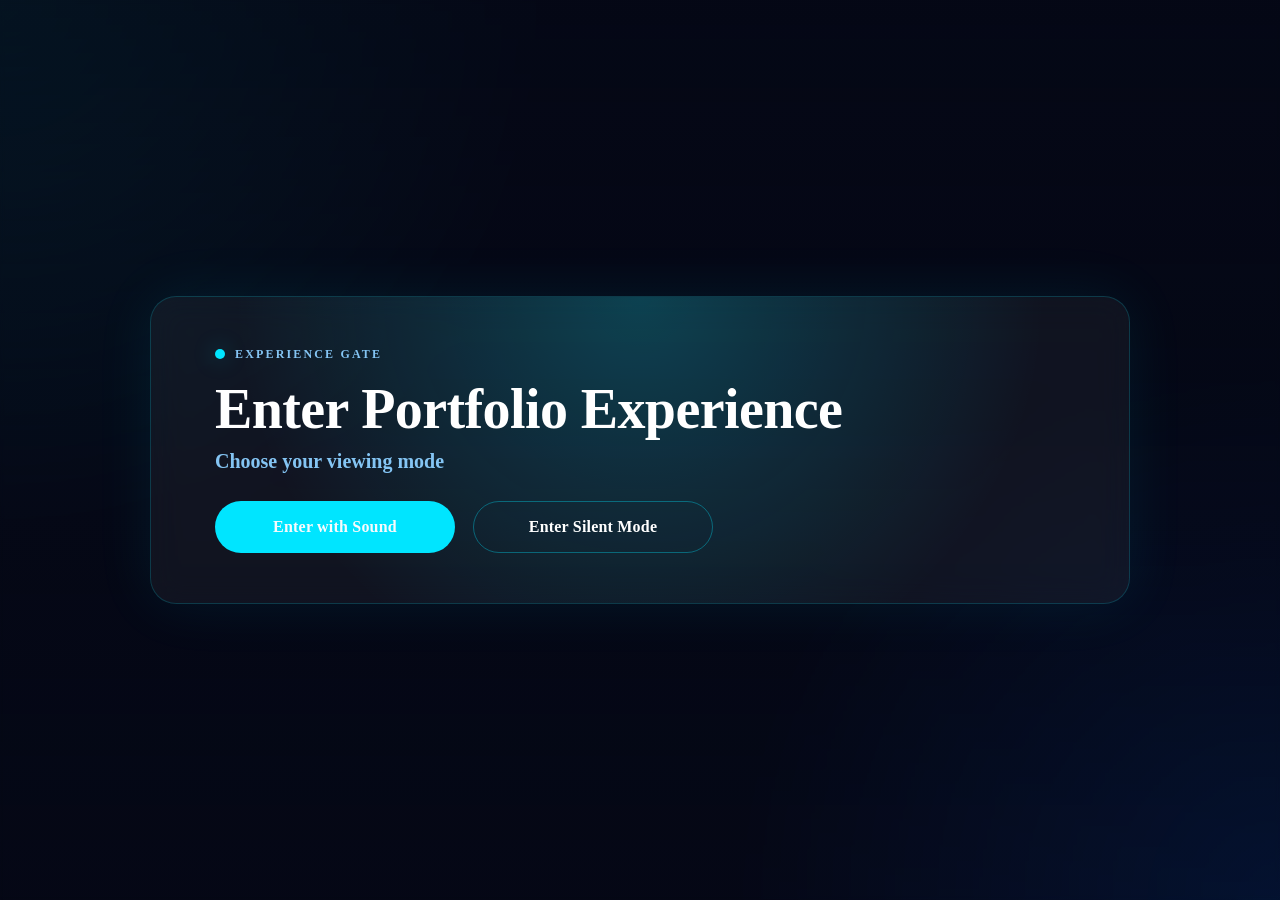
<file: entry.html>
<!DOCTYPE html>
<html lang="en">
<head>
  <meta charset="UTF-8" />
  <meta name="viewport" content="width=device-width, initial-scale=1.0" />
  <title>Enter Portfolio Experience</title>
  <link rel="stylesheet" href="style.css" />
  <link href="https://fonts.googleapis.com/css2?family=Poppins:wght@300;400;600;700&display=swap" rel="stylesheet">
  <style>
    :root{
      --bg:#050816;
      --accent:#00e5ff;
      --text:rgba(255,255,255,.92);
      --sub:rgba(139,207,255,.95);
    }

    html,body{height:100%;}

    body{
      margin:0;
      background:var(--bg);
      color:var(--text);
      overflow:hidden;
    }

    .entry-bg{
      position:fixed;
      inset:0;
      z-index:-2;
      background:
        radial-gradient(circle at top left,#00f7ff22,transparent 35%),
        radial-gradient(circle at bottom right,#0066ff22,transparent 35%),
        var(--bg);
    }

    .entry-scrim{
      position:fixed;
      inset:0;
      z-index:-1;
      background:linear-gradient(180deg, rgba(5,8,22,.65), rgba(5,8,22,.15));
      backdrop-filter: blur(2px);
      -webkit-backdrop-filter: blur(2px);
    }

    .entry-wrap{
      min-height:100vh;
      display:flex;
      align-items:center;
      justify-content:center;
      padding:4vh 4vw;
    }

    .entry-card{
      width:min(980px, 100%);
      padding:5.5vh 5vw;
      border-radius:26px;
      background:rgba(255,255,255,.05);
      border:1px solid rgba(0,229,255,.18);
      box-shadow:0 0 60px rgba(0,229,255,.08);
      backdrop-filter: blur(16px);
      -webkit-backdrop-filter: blur(16px);
      position:relative;
      overflow:hidden;
    }

    .entry-card::before{
      content:"";
      position:absolute;
      inset:-2px;
      background:radial-gradient(900px circle at var(--mx, 50%) var(--my, 0%), rgba(0,229,255,.26), transparent 45%);
      opacity:.85;
      pointer-events:none;
    }

    .entry-inner{position:relative; z-index:1;}

    .entry-kicker{
      display:flex;
      align-items:center;
      gap:10px;
      color:rgba(139,207,255,.95);
      font-weight:700;
      letter-spacing:.18em;
      text-transform:uppercase;
      font-size:12px;
      margin-bottom:18px;
    }

    .entry-kicker .dot{
      width:10px;
      height:10px;
      border-radius:50%;
      background:var(--accent);
      box-shadow:0 0 22px rgba(0,229,255,.35);
    }

    .entry-title{
      margin:0;
      font-size:clamp(34px, 5vw, 56px);
      line-height:1.05;
      letter-spacing:-.6px;
      font-weight:900;
      color:white;
    }

    .entry-subtitle{
      margin:12px 0 28px;
      font-size:clamp(16px, 2.1vw, 20px);
      color:var(--sub);
      font-weight:600;
    }

    .entry-actions{
      display:flex;
      gap:18px;
      flex-wrap:wrap;
    }

    .mode-btn{
      appearance:none;
      border:none;
      cursor:pointer;
      text-decoration:none;
      display:inline-flex;
      align-items:center;
      justify-content:center;
      padding:16px 28px;
      border-radius:999px;
      font-weight:900;
      letter-spacing:.2px;
      transition: transform .2s ease, box-shadow .25s ease, background-color .25s ease, color .25s ease, border-color .25s ease;
      position:relative;
      outline:none;
      user-select:none;
      min-width:240px;
    }

    .mode-btn::after{
      content:"";
      position:absolute;
      inset:0;
      border-radius:inherit;
      background:linear-gradient(120deg, transparent 0%, rgba(0,229,255,.25) 40%, rgba(0,229,255,.58) 60%, transparent 100%);
      opacity:0;
      transform:translateX(-10px);
      transition:opacity .25s ease, transform .45s ease;
      pointer-events:none;
    }

    .mode-btn:hover{transform:translateY(-2px) scale(1.02);}
    .mode-btn:hover::after{opacity:1; transform:translateX(10px);}
    .mode-btn:focus-visible{box-shadow:0 0 0 4px rgba(0,229,255,.22), 0 0 35px rgba(0,229,255,.35);}

.mode-sound{
      background:var(--accent);
      color:#F8FAFC;
      box-shadow:0 0 0 rgba(0,229,255,.0);
    }

    .mode-sound:hover{box-shadow:0 0 55px rgba(0,229,255,.35);}

    .mode-silent{
      background:transparent;
      color:white;
      border:1px solid rgba(0,229,255,.35);
    }
    .mode-silent:hover{
      background:rgba(0,229,255,.14);
      border-color:rgba(0,229,255,.7);
      box-shadow:0 0 55px rgba(0,229,255,.25);
    }

    @media (max-width: 520px){
      .entry-card{padding:5vh 4vw; border-radius:20px;}
      .mode-btn{min-width:0; width:100%;}
    }

    @media (prefers-reduced-motion: reduce){
      .mode-btn{transition:none;}
      .mode-btn::after{transition:none;}
    }
  </style>
</head>
<body>
  <div class="entry-bg" aria-hidden="true"></div>
  <div class="entry-scrim" aria-hidden="true"></div>

  <main class="entry-wrap">
    <section class="entry-card" aria-label="Portfolio entry gate">
      <div class="entry-inner">
        <div class="entry-kicker"><span class="dot" aria-hidden="true"></span> Experience Gate</div>
        <h1 class="entry-title">Enter Portfolio Experience</h1>
        <p class="entry-subtitle">Choose your viewing mode</p>

        <div class="entry-actions">
          <a class="mode-btn mode-sound" href="intro.html?sound=on" aria-label="Enter with Sound">Enter with Sound</a>
          <a class="mode-btn mode-silent" href="intro.html?sound=off" aria-label="Enter Silent Mode">Enter Silent Mode</a>
        </div>
      </div>
    </section>
  </main>

  <script>
    // Subtle Apple/Netflix-like parallax highlight on the glass card.
    (function(){
      const card = document.querySelector('.entry-card');
      if(!card) return;
      card.addEventListener('pointermove', (e) => {
        const r = card.getBoundingClientRect();
        const x = ((e.clientX - r.left) / r.width) * 100;
        const y = ((e.clientY - r.top) / r.height) * 100;
        card.style.setProperty('--mx', x + '%');
        card.style.setProperty('--my', y + '%');
      });
    })();
  </script>
</body>
</html>
</file>
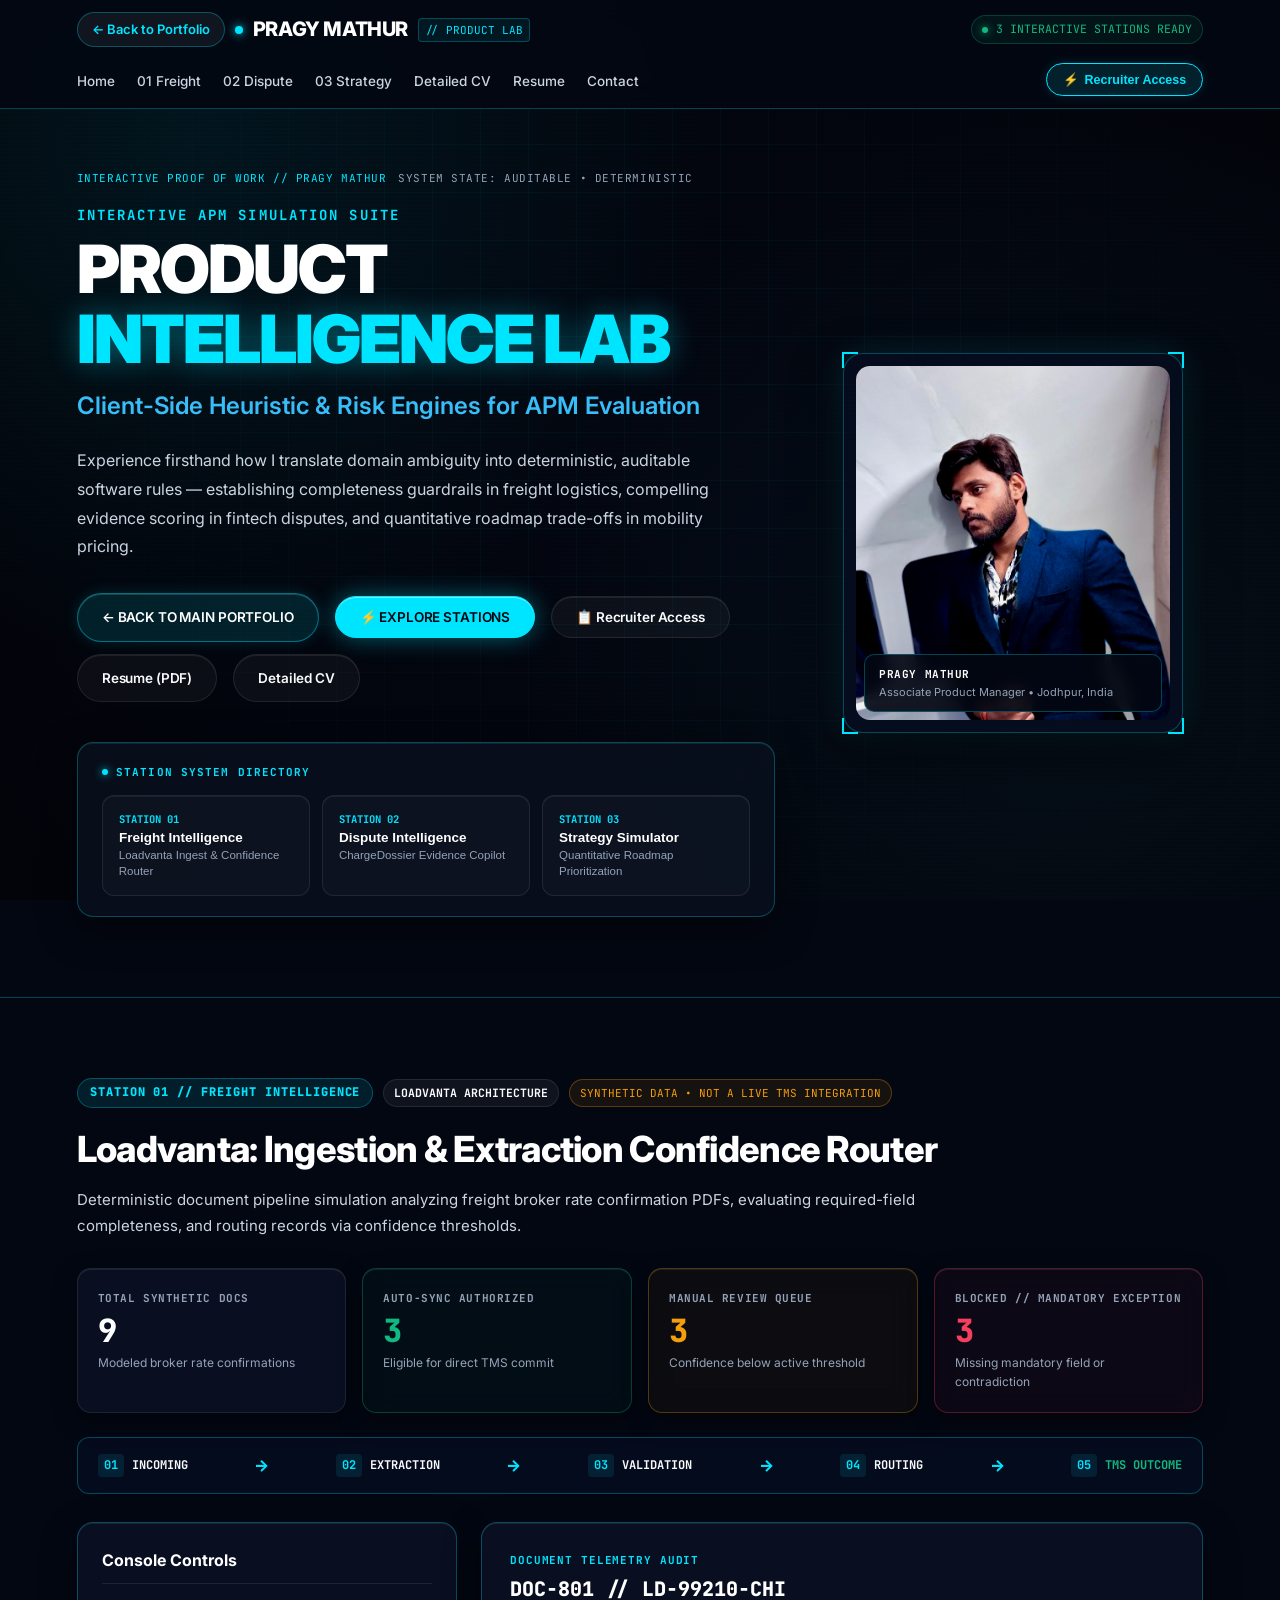
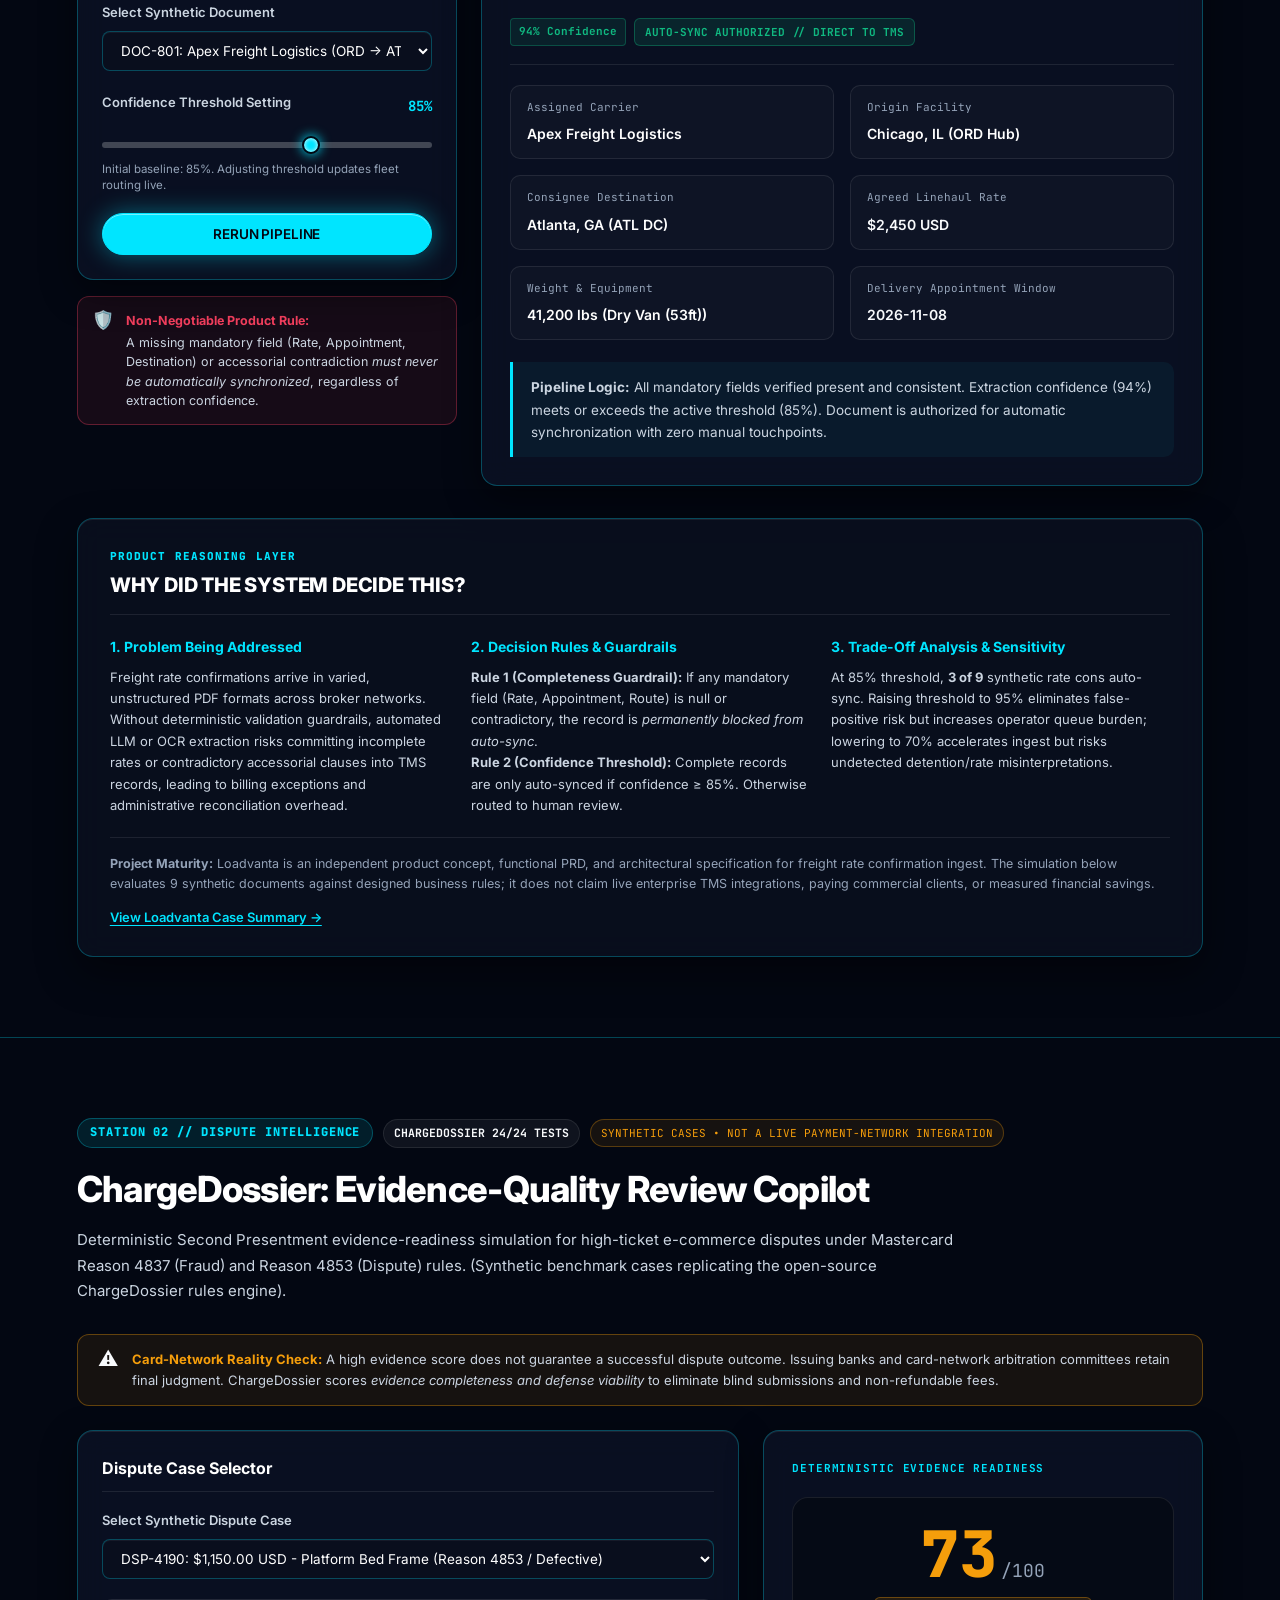
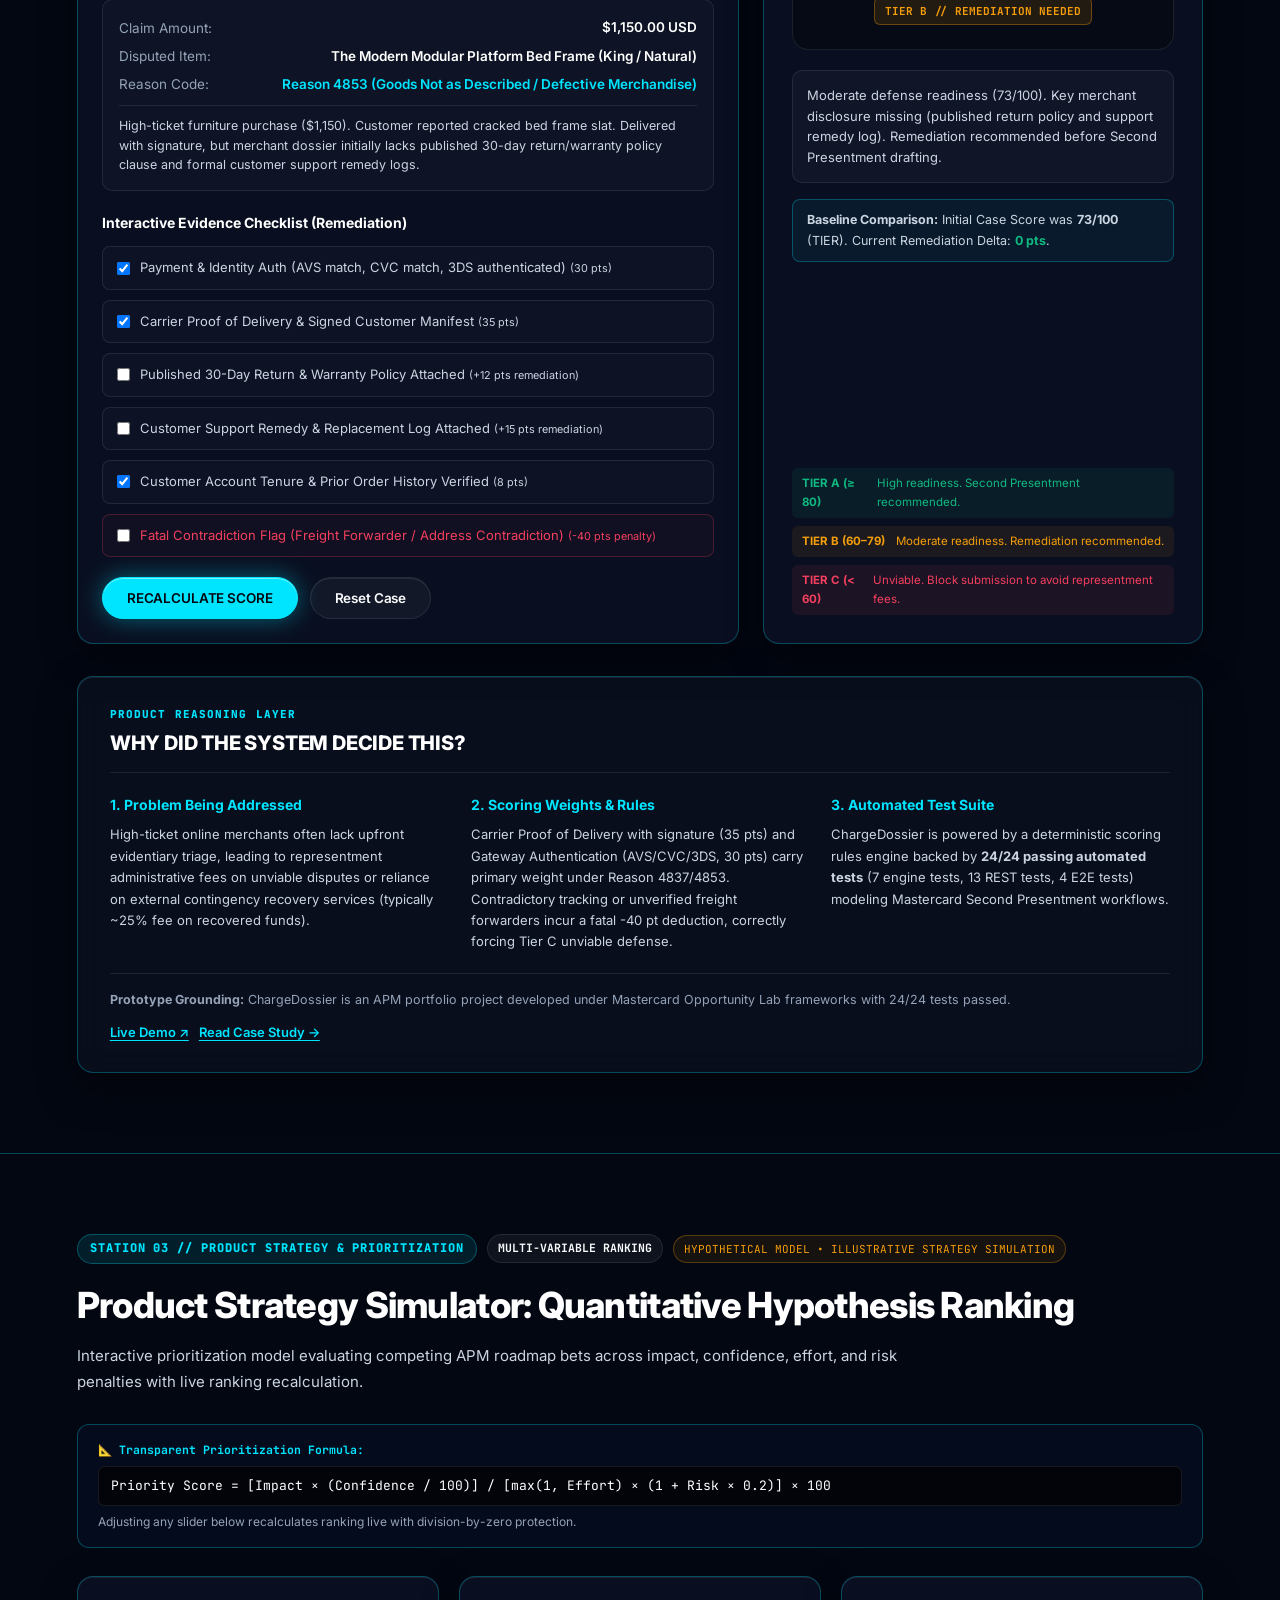
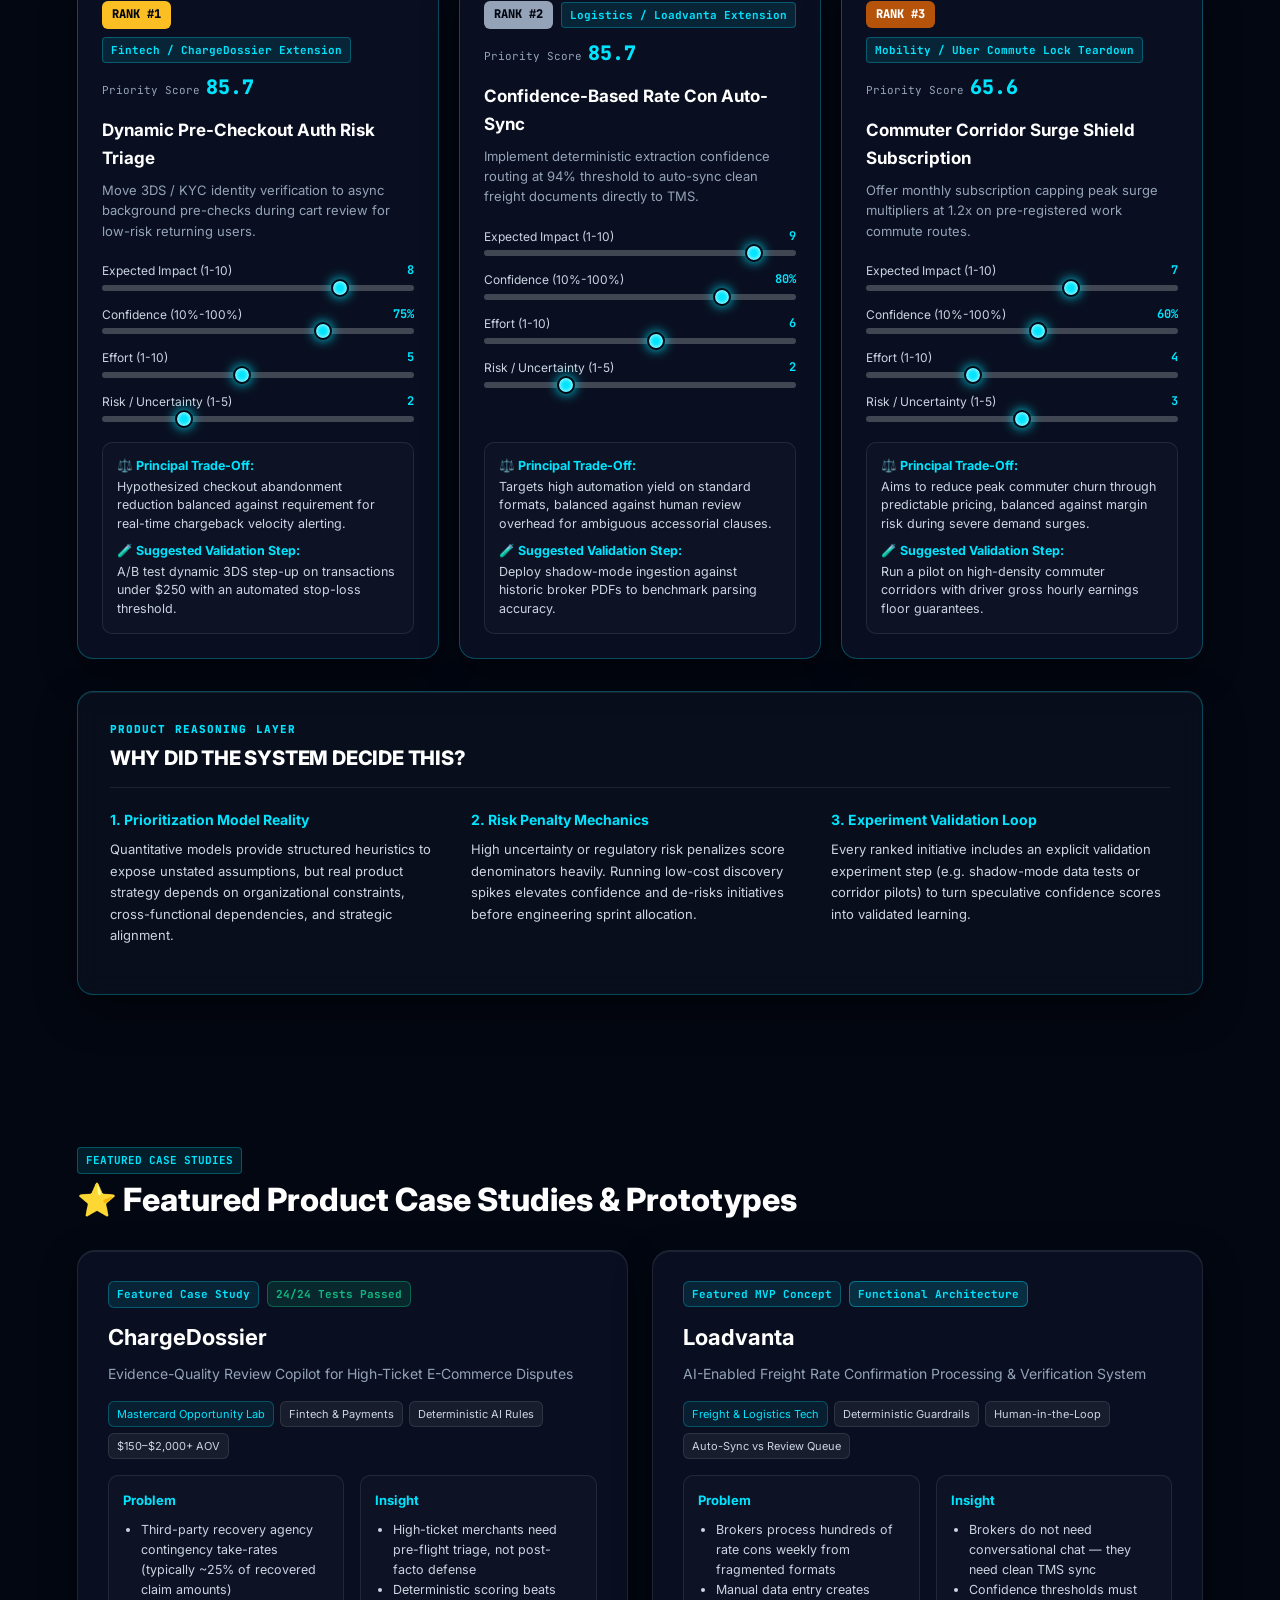
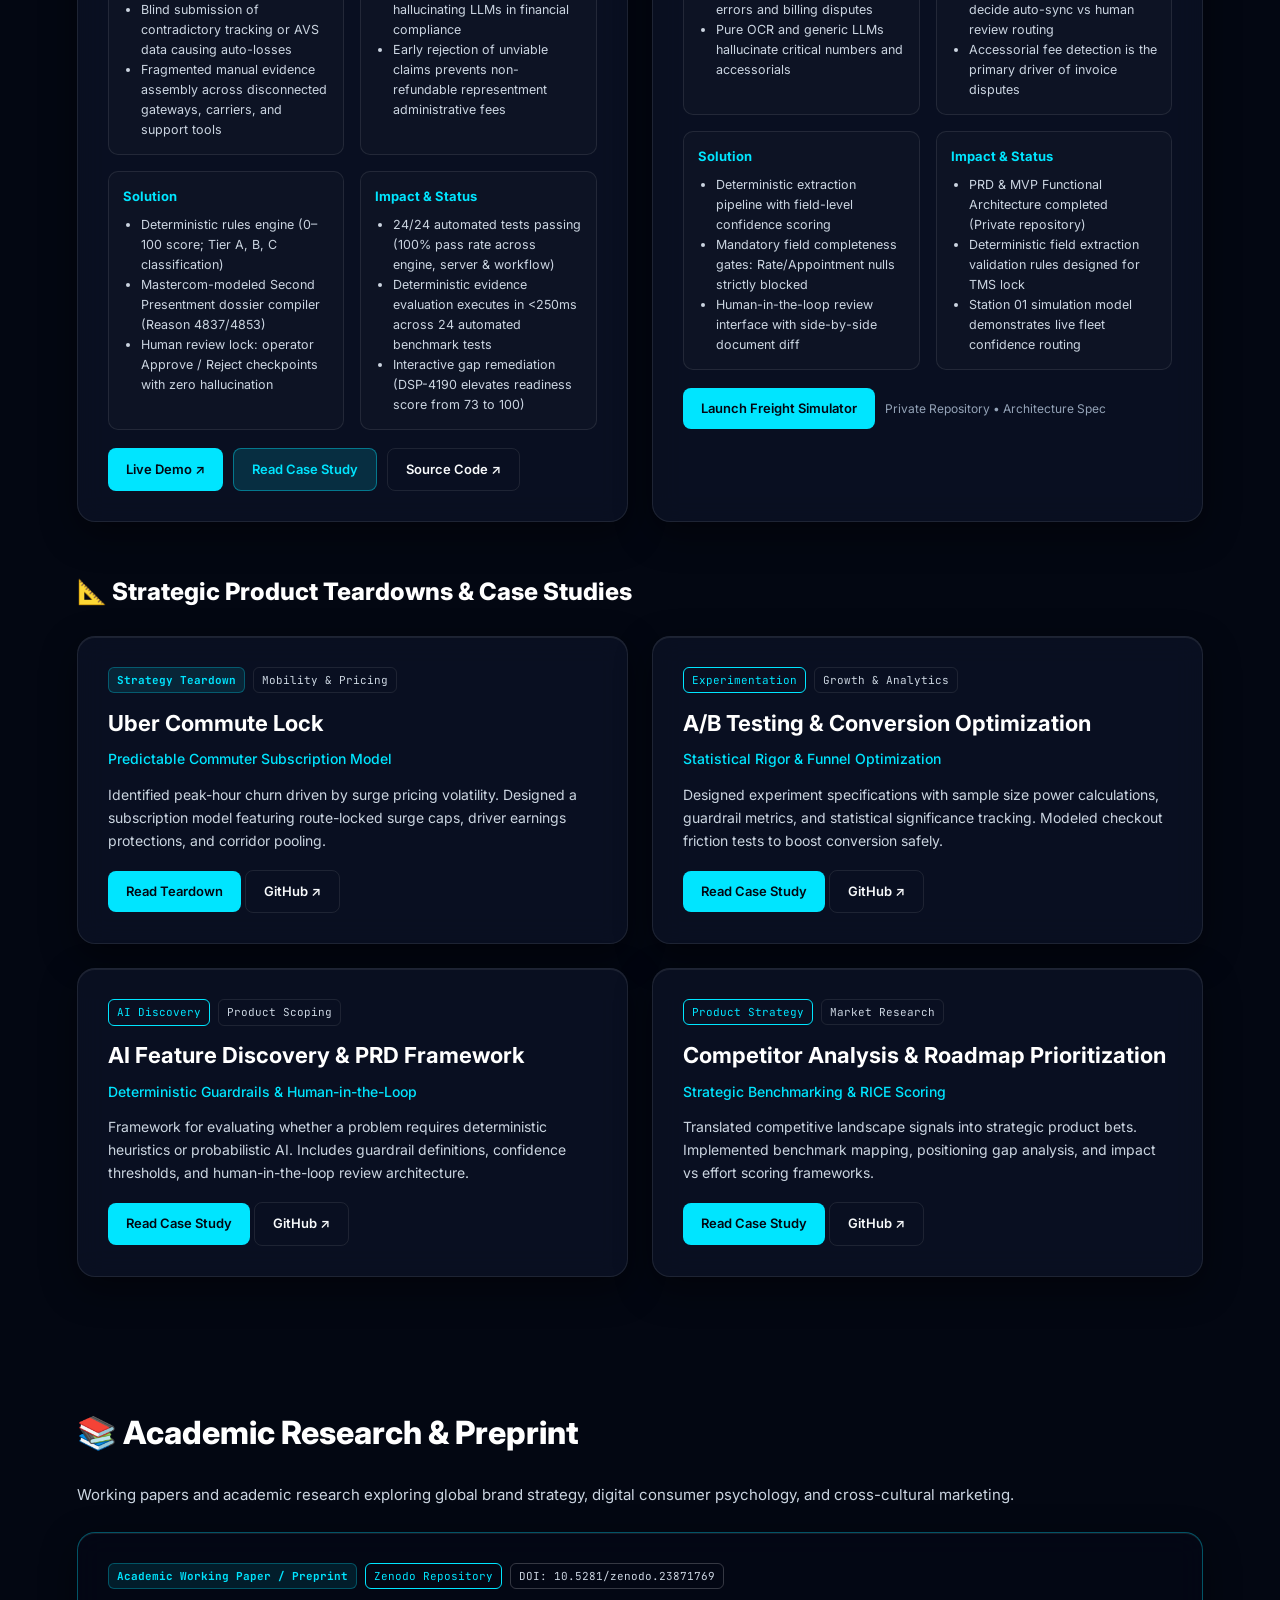
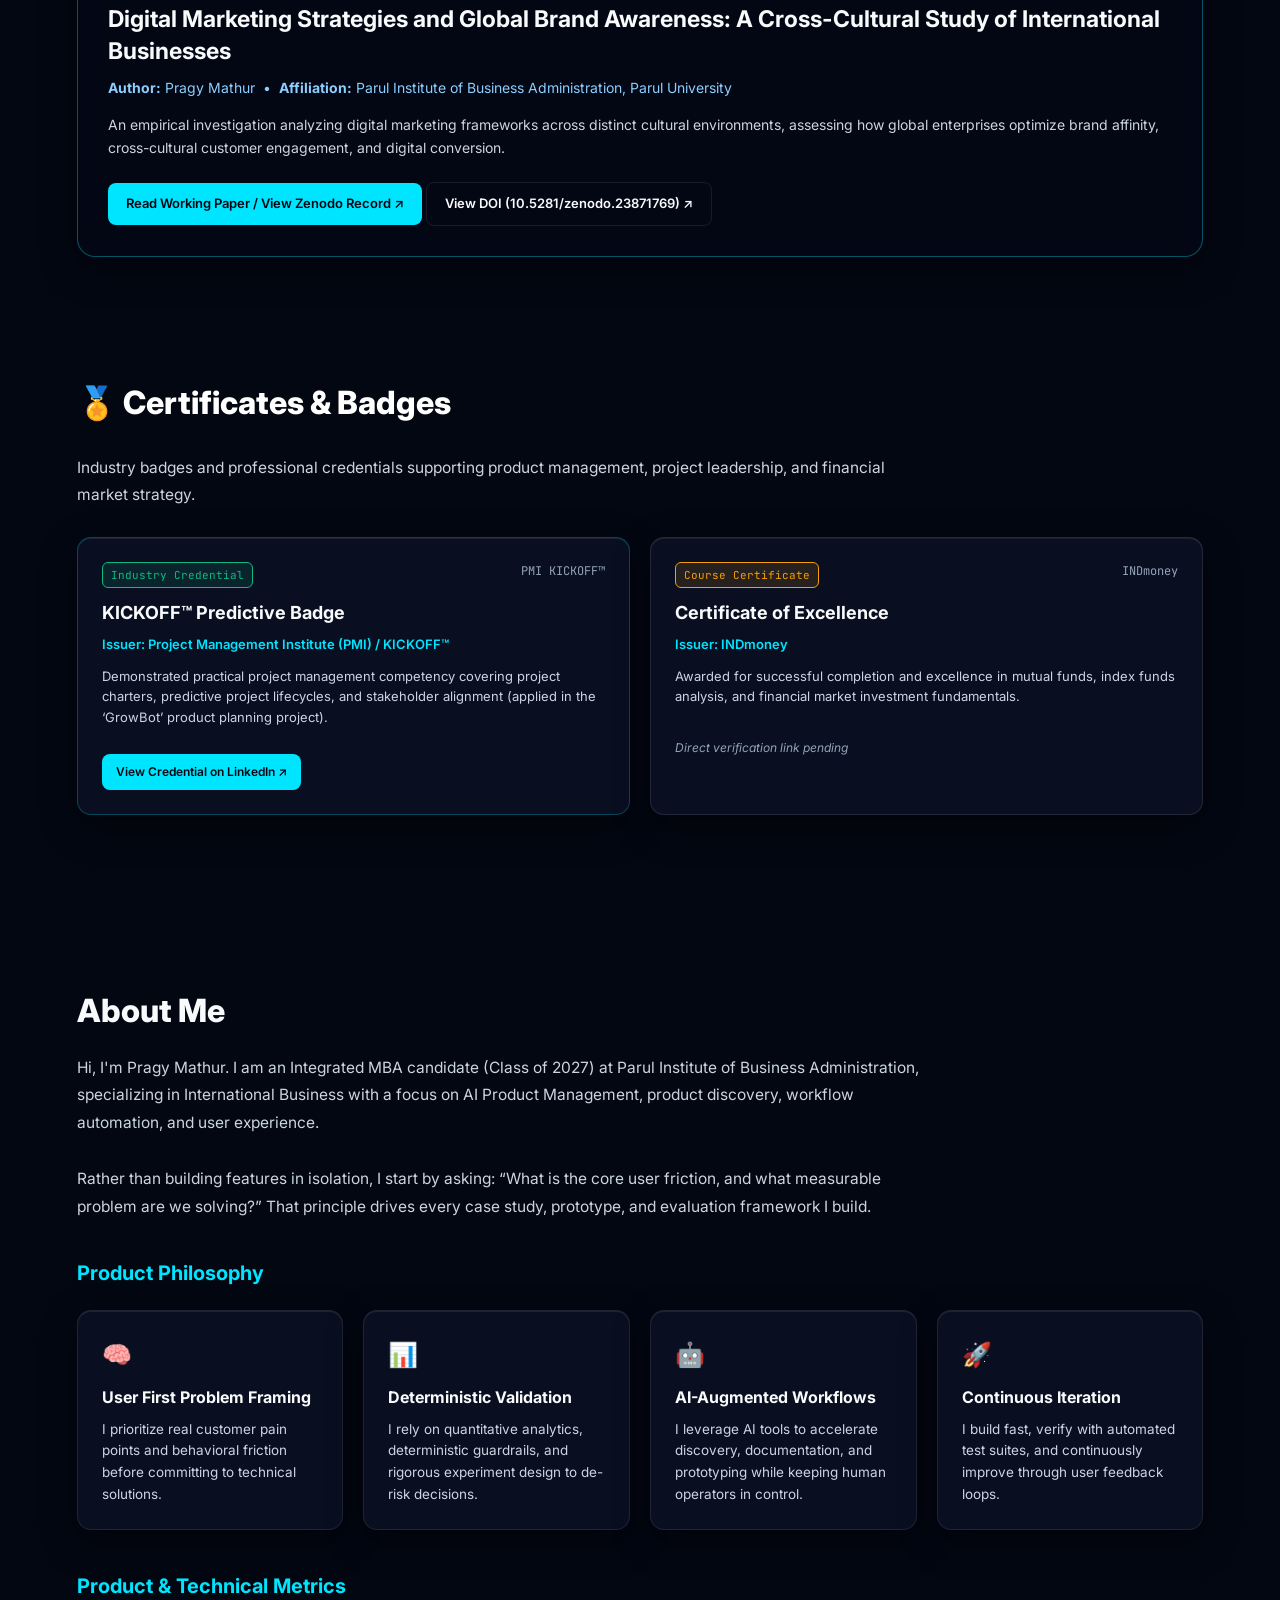
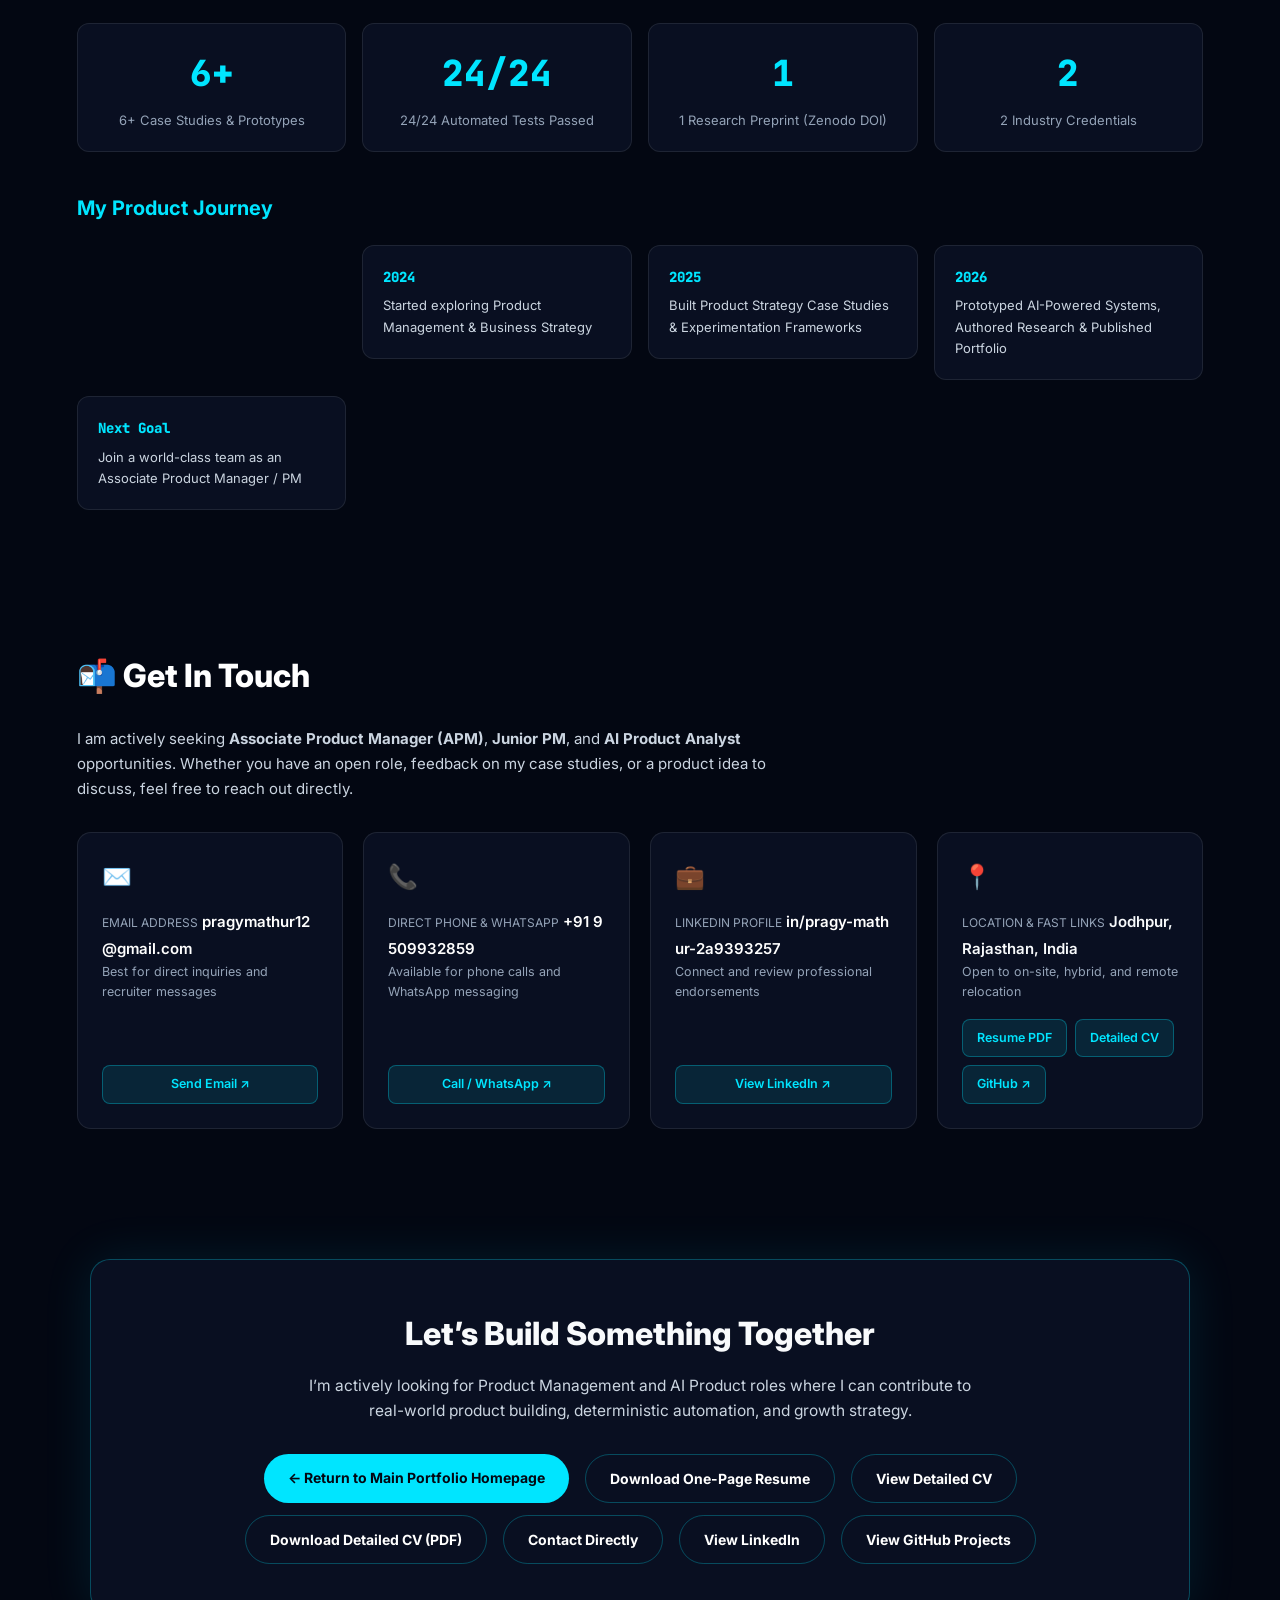
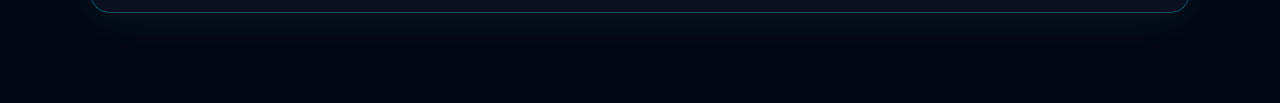
<file: lab.html>
<!DOCTYPE html>
<html lang="en">

<head>
  <meta charset="UTF-8">
  <script>
    try { sessionStorage.setItem('pm_intro_seen', 'true'); } catch (e) {}
  </script>

  <meta name="viewport" content="width=device-width, initial-scale=1.0">
  <title>Pragy Mathur | Product Intelligence Lab</title>
  <link rel="stylesheet" href="style.css">
  <link href="https://fonts.googleapis.com/css2?family=Inter:wght@300;400;500;600;700;800&family=Poppins:wght@400;600;700;800&family=JetBrains+Mono:wght@400;500;600;700&display=swap" rel="stylesheet">
</head>

<body class="sci-fi-lab">

<!-- Ambient Background & Tactical Grid Overlay -->
<div class="ambient-lab-bg" aria-hidden="true">
  <div class="hud-grid-matrix"></div>
  <div class="hud-scanlines"></div>
</div>

<!-- ========================================================= -->
<!-- STICKY TOP HUD NAVIGATION                                 -->
<!-- ========================================================= -->
<header class="hud-header">
  <nav class="hud-nav" aria-label="Main Navigation">
    <div class="hud-brand" style="display: flex; align-items: center; gap: 10px;">
      <a href="index.html" class="hud-back-home-btn" aria-label="Back to Main Portfolio" style="display: inline-flex; align-items: center; gap: 6px; padding: 6px 14px; border-radius: 999px; background: rgba(255, 255, 255, 0.06); border: 1px solid rgba(0, 229, 255, 0.3); color: #00e5ff; font-size: 13px; font-weight: 600; text-decoration: none;">
        &larr; Back to Portfolio
      </a>
      <span class="hud-logo-dot" aria-hidden="true"></span>
      <span class="hud-logo-text">PRAGY MATHUR</span>
      <span class="hud-facility-tag">// PRODUCT LAB</span>
    </div>

    <div class="hud-status-chip">
      <span class="live-beacon" aria-hidden="true"></span>
      <span class="status-chip-text">3 INTERACTIVE STATIONS READY</span>
    </div>

    <ul class="hud-nav-links">
      <li><a href="index.html">Home</a></li>
      <li><a href="#station-freight">01 Freight</a></li>
      <li><a href="#station-dispute">02 Dispute</a></li>
      <li><a href="#station-strategy">03 Strategy</a></li>
      <li><a href="cv.html">Detailed CV</a></li>
      <li><a href="./Pragy_Mathur_Resume.pdf" download="Pragy_Mathur_Resume.pdf">Resume</a></li>
      <li><a href="index.html#contact">Contact</a></li>
    </ul>

    <div class="hud-nav-cta">
      <button type="button" class="hud-recruiter-btn" data-open-recruiter-modal aria-haspopup="dialog">
        <span class="btn-flash-icon">⚡</span>
        <span>Recruiter Access</span>
      </button>
    </div>
  </nav>
</header>

<!-- ========================================================= -->
<!-- OPENING EXPERIENCE: HERO OPERATIONS DECK                  -->
<!-- ========================================================= -->
<section class="hero-operations-deck" aria-label="Operations Deck">
  <div class="deck-container">
    <div class="deck-left">
      <div class="telemetry-stamp reveal" style="--d: 40ms">
        <span class="telemetry-coord">INTERACTIVE PROOF OF WORK // PRAGY MATHUR</span>
        <span class="telemetry-status">SYSTEM STATE: AUDITABLE &bull; DETERMINISTIC</span>
      </div>

      <div class="deck-intro reveal" style="--d: 80ms">
        <h3 class="deck-kicker">INTERACTIVE APM SIMULATION SUITE</h3>
        <h1 class="deck-title">PRODUCT<br><span class="cyan-glow">INTELLIGENCE LAB</span></h1>
        <h2 class="deck-role">Client-Side Heuristic &amp; Risk Engines for APM Evaluation</h2>
        <p class="deck-statement">
          Experience firsthand how I translate domain ambiguity into deterministic, auditable software rules &mdash; establishing completeness guardrails in freight logistics, compelling evidence scoring in fintech disputes, and quantitative roadmap trade-offs in mobility pricing.
        </p>
      </div>

      <!-- Action Controls -->
      <div class="deck-actions reveal" style="--d: 140ms">
        <a href="index.html" class="hud-btn hud-btn-accent">
          <span>&larr; BACK TO MAIN PORTFOLIO</span>
        </a>
        <button type="button" id="enterLabBtn" class="hud-btn hud-btn-primary">
          <span>⚡ EXPLORE STATIONS</span>
        </button>
        <button type="button" class="hud-btn hud-btn-ghost" data-open-recruiter-modal>
          <span>📋 Recruiter Access</span>
        </button>
        <a href="./Pragy_Mathur_Resume.pdf" download="Pragy_Mathur_Resume.pdf" class="hud-btn hud-btn-ghost">
          <span>Resume (PDF)</span>
        </a>
        <a href="./cv.html" class="hud-btn hud-btn-ghost">
          <span>Detailed CV</span>
        </a>
      </div>

      <!-- System Station Map (Console Switcher) -->
      <div class="station-console-map reveal" style="--d: 200ms" aria-label="Lab Station Navigator">
        <div class="console-map-header">
          <span class="console-dot" aria-hidden="true"></span>
          <span class="console-label">STATION SYSTEM DIRECTORY</span>
        </div>
        <div class="console-tiles-grid">
          <button type="button" class="station-tile" data-target-station="station-freight">
            <span class="tile-number">STATION 01</span>
            <strong class="tile-name">Freight Intelligence</strong>
            <span class="tile-desc">Loadvanta Ingest &amp; Confidence Router</span>
          </button>

          <button type="button" class="station-tile" data-target-station="station-dispute">
            <span class="tile-number">STATION 02</span>
            <strong class="tile-name">Dispute Intelligence</strong>
            <span class="tile-desc">ChargeDossier Evidence Copilot</span>
          </button>

          <button type="button" class="station-tile" data-target-station="station-strategy">
            <span class="tile-number">STATION 03</span>
            <strong class="tile-name">Strategy Simulator</strong>
            <span class="tile-desc">Quantitative Roadmap Prioritization</span>
          </button>
        </div>
      </div>
    </div>

    <div class="deck-right reveal" style="--d: 240ms">
      <div class="profile-hud-frame">
        <div class="frame-corner corner-tl"></div>
        <div class="frame-corner corner-tr"></div>
        <div class="frame-corner corner-bl"></div>
        <div class="frame-corner corner-br"></div>
        <img src="images/profile.jpg.jpeg" alt="Pragy Mathur — Associate Product Manager" class="profile-hud-img">
        <div class="profile-badge-overlay">
          <span class="verified-indicator">PRAGY MATHUR</span>
          <span class="verified-sub">Associate Product Manager &bull; Jodhpur, India</span>
        </div>
      </div>
    </div>
  </div>
</section>

<!-- ========================================================= -->
<!-- LAB STATIONS CONTAINER                                    -->
<!-- ========================================================= -->
<main id="lab-stations" class="lab-stations-wrapper">

  <!-- ======================================================= -->
  <!-- STATION 01: FREIGHT INTELLIGENCE (LOADVANTA)             -->
  <!-- ======================================================= -->
  <section id="station-freight" class="lab-station-section" aria-label="Station 01: Freight Intelligence">
    <div class="station-inner">
      <div class="station-header reveal" style="--d: 60ms">
        <div class="station-badge-row">
          <span class="station-index-badge">STATION 01 // FREIGHT INTELLIGENCE</span>
          <span class="station-project-pill">LOADVANTA ARCHITECTURE</span>
          <span class="station-disclaimer-pill">SYNTHETIC DATA &bull; NOT A LIVE TMS INTEGRATION</span>
        </div>
        <h2 class="station-title">Loadvanta: Ingestion &amp; Extraction Confidence Router</h2>
        <p class="station-subtitle">
          Deterministic document pipeline simulation analyzing freight broker rate confirmation PDFs, evaluating required-field completeness, and routing records via confidence thresholds.
        </p>
      </div>

      <!-- Fleet Overview Telemetry Counters -->
      <div class="fleet-telemetry-grid reveal" style="--d: 90ms">
        <div class="telemetry-card">
          <span class="telemetry-card-label">TOTAL SYNTHETIC DOCS</span>
          <strong class="telemetry-card-val" id="countFreightTotal">9</strong>
          <span class="telemetry-card-hint">Modeled broker rate confirmations</span>
        </div>

        <div class="telemetry-card telemetry-card-emerald">
          <span class="telemetry-card-label">AUTO-SYNC AUTHORIZED</span>
          <strong class="telemetry-card-val text-emerald" id="countFreightAuto">3</strong>
          <span class="telemetry-card-hint">Eligible for direct TMS commit</span>
        </div>

        <div class="telemetry-card telemetry-card-amber">
          <span class="telemetry-card-label">MANUAL REVIEW QUEUE</span>
          <strong class="telemetry-card-val text-amber" id="countFreightReview">4</strong>
          <span class="telemetry-card-hint">Confidence below active threshold</span>
        </div>

        <div class="telemetry-card telemetry-card-rose">
          <span class="telemetry-card-label">BLOCKED // MANDATORY EXCEPTION</span>
          <strong class="telemetry-card-val text-rose" id="countFreightBlocked">2</strong>
          <span class="telemetry-card-hint">Missing mandatory field or contradiction</span>
        </div>
      </div>

      <!-- Simulation Pipeline Stage Visualizer -->
      <div class="pipeline-flow-bar reveal" style="--d: 120ms" aria-label="Freight Document Pipeline Flow">
        <div class="pipeline-step"><span class="step-idx">01</span><span class="step-name">INCOMING</span></div>
        <div class="pipeline-arrow">&rarr;</div>
        <div class="pipeline-step"><span class="step-idx">02</span><span class="step-name">EXTRACTION</span></div>
        <div class="pipeline-arrow">&rarr;</div>
        <div class="pipeline-step"><span class="step-idx">03</span><span class="step-name">VALIDATION</span></div>
        <div class="pipeline-arrow">&rarr;</div>
        <div class="pipeline-step"><span class="step-idx">04</span><span class="step-name">ROUTING</span></div>
        <div class="pipeline-arrow">&rarr;</div>
        <div class="pipeline-step step-outcome"><span class="step-idx">05</span><span class="step-name">TMS OUTCOME</span></div>
      </div>

      <!-- Station Controls & Inspection Console -->
      <div class="station-console-layout reveal" style="--d: 150ms">
        <!-- Controls Column -->
        <div class="console-controls-col">
          <div class="control-card">
            <h3 class="control-card-title">Console Controls</h3>
            
            <div class="control-group">
              <label for="freightDocSelect" class="control-label">Select Synthetic Document</label>
              <select id="freightDocSelect" class="hud-select" aria-label="Select Synthetic Freight Document">
                <option value="DOC-801" selected>DOC-801: Apex Freight Logistics (ORD -> ATL)</option>
                <option value="DOC-802">DOC-802: Blue Ridge Cold Chain (DAL -> DEN)</option>
                <option value="DOC-803">DOC-803: Cascade Heavy Haul (SEA -> SLC) [MISSING RATE]</option>
                <option value="DOC-804">DOC-804: Desert Sun Transport (LAX -> PHX)</option>
                <option value="DOC-805">DOC-805: Evergreen Produce Express (MIA -> CLT) [MISSING APPT]</option>
                <option value="DOC-806">DOC-806: Frontier Specialized Carriers (HOU -> MEM)</option>
                <option value="DOC-807">DOC-807: Great Lakes Freightway (EWR -> CMH) [CONTRADICTION]</option>
                <option value="DOC-808">DOC-808: Midwest Corridor Express (IND -> DET)</option>
                <option value="DOC-809">DOC-809: Keystone Logistics Partners (KCM -> BNA)</option>
              </select>
            </div>

            <div class="control-group">
              <div class="control-label-row">
                <label for="freightThresholdSlider" class="control-label">Confidence Threshold Setting</label>
                <span class="control-val" id="freightThresholdVal">85%</span>
              </div>
              <input type="range" id="freightThresholdSlider" class="hud-slider" min="60" max="99" value="85" aria-label="Confidence Threshold Slider">
              <span class="control-hint">Initial baseline: 85%. Adjusting threshold updates fleet routing live.</span>
            </div>

            <button type="button" id="runFreightPipelineBtn" class="hud-btn hud-btn-primary" style="width: 100%;">
              RERUN PIPELINE
            </button>
          </div>

          <!-- Critical Product Guardrail Notice -->
          <div class="critical-rule-banner">
            <span class="banner-icon">🛡️</span>
            <div class="banner-body">
              <strong>Non-Negotiable Product Rule:</strong>
              A missing mandatory field (Rate, Appointment, Destination) or accessorial contradiction <em>must never be automatically synchronized</em>, regardless of extraction confidence.
            </div>
          </div>
        </div>

        <!-- Telemetry Inspection Column -->
        <div class="console-telemetry-col">
          <div class="telemetry-inspector-card">
            <div class="inspector-header">
              <div>
                <span class="inspector-eyebrow">DOCUMENT TELEMETRY AUDIT</span>
                <h4 class="inspector-id" id="fDocIdBadge">DOC-801 // LD-99210-CHI</h4>
              </div>
              <div class="inspector-header-badges">
                <span id="fDocConfidenceBadge" class="hud-tag tag-emerald">94% Confidence</span>
                <span id="fDocStatusBadge" class="status-pill status-emerald">AUTO-SYNC AUTHORIZED</span>
              </div>
            </div>

            <div class="inspector-fields-grid">
              <div class="field-item">
                <span class="field-label">Assigned Carrier</span>
                <span class="field-val" id="fDocCarrier">Apex Freight Logistics</span>
              </div>
              <div class="field-item">
                <span class="field-label">Origin Facility</span>
                <span class="field-val" id="fDocOrigin">Chicago, IL (ORD Hub)</span>
              </div>
              <div class="field-item">
                <span class="field-label">Consignee Destination</span>
                <span class="field-val" id="fDocDest">Atlanta, GA (ATL DC)</span>
              </div>
              <div class="field-item">
                <span class="field-label">Agreed Linehaul Rate</span>
                <span class="field-val" id="fDocRate">$2,450 USD</span>
              </div>
              <div class="field-item">
                <span class="field-label">Weight &amp; Equipment</span>
                <span class="field-val" id="fDocWeight">41,200 lbs (Dry Van 53ft)</span>
              </div>
              <div class="field-item">
                <span class="field-label">Delivery Appointment Window</span>
                <span class="field-val" id="fDocDate">2026-11-08</span>
              </div>
            </div>

            <div class="decision-rationale-box" id="fDocDecisionNote">
              <strong>Pipeline Logic:</strong> All mandatory fields verified present and consistent. Extraction confidence (94%) meets or exceeds the active threshold (85%). Document is authorized for automatic synchronization with zero manual touchpoints.
            </div>
          </div>
        </div>
      </div>

      <!-- Universal Product Reasoning Layer -->
      <div class="reasoning-drawer-card reveal" style="--d: 180ms">
        <div class="reasoning-header">
          <span class="reasoning-tag">PRODUCT REASONING LAYER</span>
          <h3 class="reasoning-title">WHY DID THE SYSTEM DECIDE THIS?</h3>
        </div>
        <div class="reasoning-grid">
          <div class="reasoning-col">
            <h4 class="reasoning-col-title">1. Problem Being Addressed</h4>
            <p id="fWhyProblem" class="reasoning-text">
              Freight rate confirmations arrive in varied, unstructured PDF formats across broker networks. Without deterministic validation guardrails, automated LLM or OCR extraction risks committing incomplete rates or contradictory accessorial clauses into TMS records, leading to billing exceptions and administrative reconciliation overhead.
            </p>
          </div>
          <div class="reasoning-col">
            <h4 class="reasoning-col-title">2. Decision Rules &amp; Guardrails</h4>
            <div id="fWhyRule" class="reasoning-text">
              <strong>Rule 1 (Completeness Guardrail):</strong> If any mandatory field (Rate, Appointment, Route) is null or contradictory, the record is <em>permanently blocked from auto-sync</em>.<br>
              <strong>Rule 2 (Confidence Threshold):</strong> Complete records are only auto-synced if confidence &ge; 85%. Otherwise routed to human review.
            </div>
          </div>
          <div class="reasoning-col">
            <h4 class="reasoning-col-title">3. Trade-Off Analysis &amp; Sensitivity</h4>
            <div id="fWhyTradeoff" class="reasoning-text">
              At 85% threshold, synthetic rate cons auto-sync cleanly. Raising threshold to 95% eliminates false-positive risk but increases operator queue burden; lowering to 70% accelerates ingest but risks undetected detention/rate misinterpretations.
            </div>
          </div>
        </div>
        <div class="reasoning-footer">
          <span class="reasoning-footer-note">
            <strong>Project Maturity:</strong> Loadvanta is an independent product concept, functional PRD, and architectural specification for freight rate confirmation ingest. The simulation below evaluates 9 synthetic documents against designed business rules; it does not claim live enterprise TMS integrations, paying commercial clients, or measured financial savings.
          </span>
          <a href="#projects" class="hud-link">View Loadvanta Case Summary &rarr;</a>
        </div>
      </div>
    </div>
  </section>

  <!-- ======================================================= -->
  <!-- STATION 02: DISPUTE INTELLIGENCE (CHARGEDOSSIER)         -->
  <!-- ======================================================= -->
  <section id="station-dispute" class="lab-station-section" aria-label="Station 02: Dispute Intelligence">
    <div class="station-inner">
      <div class="station-header reveal" style="--d: 60ms">
        <div class="station-badge-row">
          <span class="station-index-badge">STATION 02 // DISPUTE INTELLIGENCE</span>
          <span class="station-project-pill">CHARGEDOSSIER 24/24 TESTS</span>
          <span class="station-disclaimer-pill">SYNTHETIC CASES &bull; NOT A LIVE PAYMENT-NETWORK INTEGRATION</span>
        </div>
        <h2 class="station-title">ChargeDossier: Evidence-Quality Review Copilot</h2>
        <p class="station-subtitle">
          Deterministic Second Presentment evidence-readiness simulation for high-ticket e-commerce disputes under Mastercard Reason 4837 (Fraud) and Reason 4853 (Dispute) rules. (Synthetic benchmark cases replicating the open-source ChargeDossier rules engine).
        </p>
      </div>

      <!-- Critical Card Network Reality Notice -->
      <div class="card-network-warning-box reveal" style="--d: 80ms">
        <span class="warning-icon">⚠️</span>
        <div class="warning-content">
          <strong>Card-Network Reality Check:</strong>
          A high evidence score does not guarantee a successful dispute outcome. Issuing banks and card-network arbitration committees retain final judgment. ChargeDossier scores <em>evidence completeness and defense viability</em> to eliminate blind submissions and non-refundable fees.
        </div>
      </div>

      <div class="dispute-console-layout reveal" style="--d: 110ms">
        <!-- Dispute Controls Column -->
        <div class="dispute-left-col">
          <div class="control-card">
            <h3 class="control-card-title">Dispute Case Selector</h3>
            
            <div class="control-group">
              <label for="disputeCaseSelect" class="control-label">Select Synthetic Dispute Case</label>
              <select id="disputeCaseSelect" class="hud-select" aria-label="Select Synthetic Dispute Case">
                <option value="DSP-1049">DSP-1049: $349.00 USD - Wireless ANC Headphones (Reason 4837 / Fraud)</option>
                <option value="DSP-2081">DSP-2081: $295.00 USD - Precision Coffee Grinder (Reason 4853 / In Transit)</option>
                <option value="DSP-3312">DSP-3312: $850.00 USD - Motorized Standing Desk (Reason 4837 / Reshipper Mismatch)</option>
                <option value="DSP-4190" selected>DSP-4190: $1,150.00 USD - Platform Bed Frame (Reason 4853 / Defective)</option>
              </select>
            </div>

            <!-- Case Summary Metadata -->
            <div class="dispute-case-meta-box">
              <div class="case-meta-row">
                <span class="meta-label">Claim Amount:</span>
                <strong class="meta-val" id="dCaseAmount">$1,150.00 USD</strong>
              </div>
              <div class="case-meta-row">
                <span class="meta-label">Disputed Item:</span>
                <span class="meta-val" id="dCaseItem">The Modern Modular Platform Bed Frame (King / Natural)</span>
              </div>
              <div class="case-meta-row">
                <span class="meta-label">Reason Code:</span>
                <span class="meta-val text-cyan" id="dCaseReason">Reason 4853 (Goods Not as Described / Defective Merchandise)</span>
              </div>
              <div class="case-context-text" id="dCaseContext">
                High-ticket furniture purchase ($1,150). Customer reported cracked bed frame slat. Delivered with signature, but merchant dossier initially lacks published 30-day return/warranty policy clause and formal customer support remedy logs.
              </div>
            </div>

            <!-- Evidence Modification Checklist -->
            <h4 class="evidence-checklist-title">Interactive Evidence Checklist (Remediation)</h4>
            <div class="evidence-checklist-items">
              <label class="evidence-chk-row">
                <input type="checkbox" id="chkAvsCvv" class="hud-checkbox" checked>
                <span class="chk-label">Payment &amp; Identity Auth (AVS match, CVC match, 3DS authenticated) <small>(30 pts)</small></span>
              </label>

              <label class="evidence-chk-row">
                <input type="checkbox" id="chkPod" class="hud-checkbox" checked>
                <span class="chk-label">Carrier Proof of Delivery &amp; Signed Customer Manifest <small>(35 pts)</small></span>
              </label>

              <label class="evidence-chk-row">
                <input type="checkbox" id="chkTermsRefund" class="hud-checkbox">
                <span class="chk-label">Published 30-Day Return &amp; Warranty Policy Attached <small>(+12 pts remediation)</small></span>
              </label>

              <label class="evidence-chk-row">
                <input type="checkbox" id="chkCustomerComm" class="hud-checkbox">
                <span class="chk-label">Customer Support Remedy &amp; Replacement Log Attached <small>(+15 pts remediation)</small></span>
              </label>

              <label class="evidence-chk-row">
                <input type="checkbox" id="chkDeviceIp" class="hud-checkbox" checked>
                <span class="chk-label">Customer Account Tenure &amp; Prior Order History Verified <small>(8 pts)</small></span>
              </label>

              <label class="evidence-chk-row chk-penalty">
                <input type="checkbox" id="chkFatalMismatch" class="hud-checkbox">
                <span class="chk-label text-rose">Fatal Contradiction Flag (Freight Forwarder / Address Contradiction) <small>(-40 pts penalty)</small></span>
              </label>
            </div>

            <div class="checklist-actions-row">
              <button type="button" id="recalcDisputeBtn" class="hud-btn hud-btn-primary">
                RECALCULATE SCORE
              </button>
              <button type="button" id="resetEvidenceBtn" class="hud-btn hud-btn-ghost">
                Reset Case
              </button>
            </div>
          </div>
        </div>

        <!-- Evidence Readiness Score Gauge Column -->
        <div class="dispute-right-col">
          <div class="score-gauge-card">
            <span class="score-card-eyebrow">DETERMINISTIC EVIDENCE READINESS</span>
            
            <div class="score-center-display">
              <div class="score-number-box">
                <span class="score-number text-amber" id="dScoreVal">73</span>
                <span class="score-max">/100</span>
              </div>
              <div class="score-tier-wrap">
                <span class="status-pill status-amber" id="dScoreTierBadge">TIER B // REMEDIATION NEEDED</span>
              </div>
            </div>

            <div class="score-recommendation-box" id="dScoreRecommendation">
              Moderate defense readiness (73/100). Key merchant disclosure missing (published return policy and support remedy log). Remediation recommended before Second Presentment drafting.
            </div>

            <!-- Comparison Diff -->
            <div class="score-diff-banner" id="dInitialComparison">
              <strong>Baseline Comparison:</strong> Initial Case Score was <strong>73/100</strong> (TIER B). Current Remediation Delta: <span style="color:#10b981; font-weight:700;">0 pts</span>.
            </div>

            <!-- Scoring Tiers Reference -->
            <div class="tiers-reference-grid">
              <div class="tier-ref-item tier-ref-emerald">
                <strong>TIER A (&ge; 80)</strong>
                <span>High readiness. Second Presentment recommended.</span>
              </div>
              <div class="tier-ref-item tier-ref-amber">
                <strong>TIER B (60&ndash;79)</strong>
                <span>Moderate readiness. Remediation recommended.</span>
              </div>
              <div class="tier-ref-item tier-ref-rose">
                <strong>TIER C (&lt; 60)</strong>
                <span>Unviable. Block submission to avoid representment fees.</span>
              </div>
            </div>
          </div>
        </div>
      </div>

      <!-- Universal Product Reasoning Layer -->
      <div class="reasoning-drawer-card reveal" style="--d: 140ms">
        <div class="reasoning-header">
          <span class="reasoning-tag">PRODUCT REASONING LAYER</span>
          <h3 class="reasoning-title">WHY DID THE SYSTEM DECIDE THIS?</h3>
        </div>
        <div class="reasoning-grid">
          <div class="reasoning-col">
            <h4 class="reasoning-col-title">1. Problem Being Addressed</h4>
            <p class="reasoning-text">
              High-ticket online merchants often lack upfront evidentiary triage, leading to representment administrative fees on unviable disputes or reliance on external contingency recovery services (typically ~25% fee on recovered funds).
            </p>
          </div>
          <div class="reasoning-col">
            <h4 class="reasoning-col-title">2. Scoring Weights &amp; Rules</h4>
            <p class="reasoning-text">
              Carrier Proof of Delivery with signature (35 pts) and Gateway Authentication (AVS/CVC/3DS, 30 pts) carry primary weight under Reason 4837/4853. Contradictory tracking or unverified freight forwarders incur a fatal -40 pt deduction, correctly forcing Tier C unviable defense.
            </p>
          </div>
          <div class="reasoning-col">
            <h4 class="reasoning-col-title">3. Automated Test Suite</h4>
            <p class="reasoning-text">
              ChargeDossier is powered by a deterministic scoring rules engine backed by <strong>24/24 passing automated tests</strong> (7 engine tests, 13 REST tests, 4 E2E tests) modeling Mastercard Second Presentment workflows.
            </p>
          </div>
        </div>
        <div class="reasoning-footer">
          <span class="reasoning-footer-note">
            <strong>Prototype Grounding:</strong> ChargeDossier is an APM portfolio project developed under Mastercard Opportunity Lab frameworks with 24/24 tests passed.
          </span>
          <div style="display: flex; gap: 10px;">
            <a class="hud-link" href="https://pragymathur12-king.github.io/chargedossier/" target="_blank" rel="noopener noreferrer">Live Demo ↗</a>
            <a class="hud-link" href="chargedossier.html">Read Case Study &rarr;</a>
          </div>
        </div>
      </div>
    </div>
  </section>

  <!-- ======================================================= -->
  <!-- STATION 03: PRODUCT STRATEGY SIMULATOR                   -->
  <!-- ======================================================= -->
  <section id="station-strategy" class="lab-station-section" aria-label="Station 03: Product Strategy Simulator">
    <div class="station-inner">
      <div class="station-header reveal" style="--d: 60ms">
        <div class="station-badge-row">
          <span class="station-index-badge">STATION 03 // PRODUCT STRATEGY &amp; PRIORITIZATION</span>
          <span class="station-project-pill">MULTI-VARIABLE RANKING</span>
          <span class="station-disclaimer-pill">HYPOTHETICAL MODEL &bull; ILLUSTRATIVE STRATEGY SIMULATION</span>
        </div>
        <h2 class="station-title">Product Strategy Simulator: Quantitative Hypothesis Ranking</h2>
        <p class="station-subtitle">
          Interactive prioritization model evaluating competing APM roadmap bets across impact, confidence, effort, and risk penalties with live ranking recalculation.
        </p>
      </div>

      <!-- Formula Documentation HUD Callout -->
      <div class="formula-doc-banner reveal" style="--d: 80ms">
        <span class="formula-label">📐 Transparent Prioritization Formula:</span>
        <code class="formula-code">Priority Score = [Impact &times; (Confidence / 100)] / [max(1, Effort) &times; (1 + Risk &times; 0.2)] &times; 100</code>
        <span class="formula-note">Adjusting any slider below recalculates ranking live with division-by-zero protection.</span>
      </div>

      <!-- Live Dynamic Strategy Cards Container -->
      <div id="strategyCardsContainer" class="strategy-cards-grid reveal" style="--d: 110ms">
        <!-- Populated via script.js initStationStrategy() -->
      </div>

      <!-- Universal Product Reasoning Layer -->
      <div class="reasoning-drawer-card reveal" style="--d: 140ms">
        <div class="reasoning-header">
          <span class="reasoning-tag">PRODUCT REASONING LAYER</span>
          <h3 class="reasoning-title">WHY DID THE SYSTEM DECIDE THIS?</h3>
        </div>
        <div class="reasoning-grid">
          <div class="reasoning-col">
            <h4 class="reasoning-col-title">1. Prioritization Model Reality</h4>
            <p class="reasoning-text">
              Quantitative models provide structured heuristics to expose unstated assumptions, but real product strategy depends on organizational constraints, cross-functional dependencies, and strategic alignment.
            </p>
          </div>
          <div class="reasoning-col">
            <h4 class="reasoning-col-title">2. Risk Penalty Mechanics</h4>
            <p class="reasoning-text">
              High uncertainty or regulatory risk penalizes score denominators heavily. Running low-cost discovery spikes elevates confidence and de-risks initiatives before engineering sprint allocation.
            </p>
          </div>
          <div class="reasoning-col">
            <h4 class="reasoning-col-title">3. Experiment Validation Loop</h4>
            <p class="reasoning-text">
              Every ranked initiative includes an explicit validation experiment step (e.g. shadow-mode data tests or corridor pilots) to turn speculative confidence scores into validated learning.
            </p>
          </div>
        </div>
      </div>
    </div>
  </section>

</main>

<!-- ========================================================= -->
<!-- PRESERVED PORTFOLIO SECTION: FEATURED CASE STUDIES        -->
<!-- ========================================================= -->
<section id="projects" class="projects" aria-label="Featured Product Projects">
  <div class="projects-inner">

    <div class="projects-section">
      <div class="section-title-wrap reveal" style="--d: 60ms">
        <span class="hud-tag tag-cyan">FEATURED CASE STUDIES</span>
        <h2 class="section-title">⭐ Featured Product Case Studies &amp; Prototypes</h2>
      </div>
      
      <div class="projects-grid">

        <!-- Case 1: ChargeDossier -->
        <article class="project-card project-card-uber featured-card reveal" style="--d: 90ms">
          <div class="project-glow"></div>
          <div style="display: flex; gap: 8px; flex-wrap: wrap; margin-bottom: 12px; position: relative; z-index: 2;">
            <span class="featured-badge" style="margin-bottom: 0;">Featured Case Study</span>
            <span class="featured-badge" style="margin-bottom: 0; background: rgba(16, 185, 129, 0.15); border: 1px solid rgba(16, 185, 129, 0.4); color: #10b981;">24/24 Tests Passed</span>
          </div>
          <h3 class="project-title">ChargeDossier</h3>
          <p class="project-subtitle">Evidence-Quality Review Copilot for High-Ticket E-Commerce Disputes</p>

          <div style="display: flex; gap: 6px; flex-wrap: wrap; margin: 10px 0 16px; position: relative; z-index: 2;">
            <span style="font-size: 11px; padding: 3px 8px; border-radius: 6px; background: rgba(0,229,255,0.08); color: #00e5ff; border: 1px solid rgba(0,229,255,0.25);">Mastercard Opportunity Lab</span>
            <span style="font-size: 11px; padding: 3px 8px; border-radius: 6px; background: rgba(255,255,255,0.06); color: #cbd5e1; border: 1px solid rgba(255,255,255,0.1);">Fintech &amp; Payments</span>
            <span style="font-size: 11px; padding: 3px 8px; border-radius: 6px; background: rgba(255,255,255,0.06); color: #cbd5e1; border: 1px solid rgba(255,255,255,0.1);">Deterministic AI Rules</span>
            <span style="font-size: 11px; padding: 3px 8px; border-radius: 6px; background: rgba(255,255,255,0.06); color: #cbd5e1; border: 1px solid rgba(255,255,255,0.1);">$150&ndash;$2,000+ AOV</span>
          </div>

          <div class="case-grid">
            <div class="case-col">
              <h4 class="case-title">Problem</h4>
              <div class="case-body">
                <ul class="case-list">
                  <li>Third-party recovery agency contingency take-rates (typically ~25% of recovered claim amounts)</li>
                  <li>Blind submission of contradictory tracking or AVS data causing auto-losses</li>
                  <li>Fragmented manual evidence assembly across disconnected gateways, carriers, and support tools</li>
                </ul>
              </div>
            </div>

            <div class="case-col">
              <h4 class="case-title">Insight</h4>
              <div class="case-body">
                <ul class="case-list">
                  <li>High-ticket merchants need pre-flight triage, not post-facto defense</li>
                  <li>Deterministic scoring beats hallucinating LLMs in financial compliance</li>
                  <li>Early rejection of unviable claims prevents non-refundable representment administrative fees</li>
                </ul>
              </div>
            </div>

            <div class="case-col">
              <h4 class="case-title">Solution</h4>
              <div class="case-body">
                <ul class="case-list">
                  <li>Deterministic rules engine (0&ndash;100 score; Tier A, B, C classification)</li>
                  <li>Mastercom-modeled Second Presentment dossier compiler (Reason 4837/4853)</li>
                  <li>Human review lock: operator Approve / Reject checkpoints with zero hallucination</li>
                </ul>
              </div>
            </div>

            <div class="case-col">
              <h4 class="case-title">Impact &amp; Status</h4>
              <div class="case-body">
                <ul class="case-list">
                  <li>24/24 automated tests passing (100% pass rate across engine, server &amp; workflow)</li>
                  <li>Deterministic evidence evaluation executes in &lt;250ms across 24 automated benchmark tests</li>
                  <li>Interactive gap remediation (DSP-4190 elevates readiness score from 73 to 100)</li>
                </ul>
              </div>
            </div>
          </div>

          <div class="project-actions" style="margin-top: 18px; display: flex; gap: 10px; flex-wrap: wrap;">
            <a class="project-btn" href="https://pragymathur12-king.github.io/chargedossier/" target="_blank" rel="noopener noreferrer">Live Demo ↗</a>
            <a class="project-btn" href="chargedossier.html" style="background: rgba(0, 229, 255, 0.15); border: 1px solid rgba(0, 229, 255, 0.4); color: #00e5ff;">Read Case Study</a>
            <a class="project-btn project-btn-ghost" href="https://github.com/pragymathur12-king/chargedossier" target="_blank" rel="noopener noreferrer">Source Code ↗</a>
          </div>
        </article>

        <!-- Case 2: Loadvanta -->
        <article class="project-card project-card-uber featured-card reveal" style="--d: 110ms">
          <div class="project-glow"></div>
          <div style="display: flex; gap: 8px; flex-wrap: wrap; margin-bottom: 12px; position: relative; z-index: 2;">
            <span class="featured-badge" style="margin-bottom: 0;">Featured MVP Concept</span>
            <span class="featured-badge" style="margin-bottom: 0; background: rgba(0, 229, 255, 0.15); border: 1px solid rgba(0, 229, 255, 0.4); color: #00e5ff;">Functional Architecture</span>
          </div>
          <h3 class="project-title">Loadvanta</h3>
          <p class="project-subtitle">AI-Enabled Freight Rate Confirmation Processing &amp; Verification System</p>

          <div style="display: flex; gap: 6px; flex-wrap: wrap; margin: 10px 0 16px; position: relative; z-index: 2;">
            <span style="font-size: 11px; padding: 3px 8px; border-radius: 6px; background: rgba(0,229,255,0.08); color: #00e5ff; border: 1px solid rgba(0,229,255,0.25);">Freight &amp; Logistics Tech</span>
            <span style="font-size: 11px; padding: 3px 8px; border-radius: 6px; background: rgba(255,255,255,0.06); color: #cbd5e1; border: 1px solid rgba(255,255,255,0.1);">Deterministic Guardrails</span>
            <span style="font-size: 11px; padding: 3px 8px; border-radius: 6px; background: rgba(255,255,255,0.06); color: #cbd5e1; border: 1px solid rgba(255,255,255,0.1);">Human-in-the-Loop</span>
            <span style="font-size: 11px; padding: 3px 8px; border-radius: 6px; background: rgba(255,255,255,0.06); color: #cbd5e1; border: 1px solid rgba(255,255,255,0.1);">Auto-Sync vs Review Queue</span>
          </div>

          <div class="case-grid">
            <div class="case-col">
              <h4 class="case-title">Problem</h4>
              <div class="case-body">
                <ul class="case-list">
                  <li>Brokers process hundreds of rate cons weekly from fragmented formats</li>
                  <li>Manual data entry creates errors and billing disputes</li>
                  <li>Pure OCR and generic LLMs hallucinate critical numbers and accessorials</li>
                </ul>
              </div>
            </div>

            <div class="case-col">
              <h4 class="case-title">Insight</h4>
              <div class="case-body">
                <ul class="case-list">
                  <li>Brokers do not need conversational chat &mdash; they need clean TMS sync</li>
                  <li>Confidence thresholds must decide auto-sync vs human review routing</li>
                  <li>Accessorial fee detection is the primary driver of invoice disputes</li>
                </ul>
              </div>
            </div>

            <div class="case-col">
              <h4 class="case-title">Solution</h4>
              <div class="case-body">
                <ul class="case-list">
                  <li>Deterministic extraction pipeline with field-level confidence scoring</li>
                  <li>Mandatory field completeness gates: Rate/Appointment nulls strictly blocked</li>
                  <li>Human-in-the-loop review interface with side-by-side document diff</li>
                </ul>
              </div>
            </div>

            <div class="case-col">
              <h4 class="case-title">Impact &amp; Status</h4>
              <div class="case-body">
                <ul class="case-list">
                  <li>PRD &amp; MVP Functional Architecture completed (Private repository)</li>
                  <li>Deterministic field extraction validation rules designed for TMS lock</li>
                  <li>Station 01 simulation model demonstrates live fleet confidence routing</li>
                </ul>
              </div>
            </div>
          </div>

          <div class="project-actions" style="margin-top: 18px; display: flex; gap: 10px; flex-wrap: wrap;">
            <a class="project-btn" href="#station-freight">Launch Freight Simulator</a>
            <span style="font-size: 12px; color: #94a3b8; align-self: center;">Private Repository &bull; Architecture Spec</span>
          </div>
        </article>

      </div>
    </div>

    <!-- Section 2: Product Strategy Teardowns -->
    <div class="projects-section" style="margin-top: 50px;">
      <h3 class="section-title reveal" style="--d: 60ms; font-size: 24px;">📐 Strategic Product Teardowns &amp; Case Studies</h3>
      <div class="projects-grid">

        <!-- Case 3: Uber Commute Lock -->
        <article class="project-card reveal" style="--d: 80ms">
          <div class="project-glow"></div>
          <div style="display: flex; gap: 8px; flex-wrap: wrap; margin-bottom: 12px;">
            <span class="featured-badge" style="position: static; margin-bottom: 0;">Strategy Teardown</span>
            <span class="case-badge-pill">Mobility &amp; Pricing</span>
          </div>
          <h3 class="project-title">Uber Commute Lock</h3>
          <p class="project-subtitle" style="color: #00e5ff; margin-bottom: 12px; font-weight: 500;">Predictable Commuter Subscription Model</p>
          <p class="project-desc" style="margin-bottom: 18px; font-size: 14px; line-height: 1.65; color: #cbd5e1;">
            Identified peak-hour churn driven by surge pricing volatility. Designed a subscription model featuring route-locked surge caps, driver earnings protections, and corridor pooling.
          </p>
          <div class="project-actions">
            <a class="project-btn" href="uber.html">Read Teardown</a>
            <a class="project-btn project-btn-ghost" href="https://github.com/pragymathur12-king/uber-product-teardown" target="_blank" rel="noopener noreferrer">GitHub ↗</a>
          </div>
        </article>

        <!-- Case 4: A/B Testing Framework -->
        <article class="project-card reveal" style="--d: 100ms">
          <div class="project-glow"></div>
          <div style="display: flex; gap: 8px; flex-wrap: wrap; margin-bottom: 12px;">
            <span class="case-badge-pill" style="border-color: #00e5ff; color: #00e5ff;">Experimentation</span>
            <span class="case-badge-pill">Growth &amp; Analytics</span>
          </div>
          <h3 class="project-title">A/B Testing &amp; Conversion Optimization</h3>
          <p class="project-subtitle" style="color: #00e5ff; margin-bottom: 12px; font-weight: 500;">Statistical Rigor &amp; Funnel Optimization</p>
          <p class="project-desc" style="margin-bottom: 18px; font-size: 14px; line-height: 1.65; color: #cbd5e1;">
            Designed experiment specifications with sample size power calculations, guardrail metrics, and statistical significance tracking. Modeled checkout friction tests to boost conversion safely.
          </p>
          <div class="project-actions">
            <a class="project-btn" href="ab-testing.html">Read Case Study</a>
            <a class="project-btn project-btn-ghost" href="https://github.com/pragymathur12-king/ab-testing-conversion-optimization" target="_blank" rel="noopener noreferrer">GitHub ↗</a>
          </div>
        </article>

        <!-- Case 5: AI Feature Discovery -->
        <article class="project-card reveal" style="--d: 120ms">
          <div class="project-glow"></div>
          <div style="display: flex; gap: 8px; flex-wrap: wrap; margin-bottom: 12px;">
            <span class="case-badge-pill" style="border-color: #00e5ff; color: #00e5ff;">AI Discovery</span>
            <span class="case-badge-pill">Product Scoping</span>
          </div>
          <h3 class="project-title">AI Feature Discovery &amp; PRD Framework</h3>
          <p class="project-subtitle" style="color: #00e5ff; margin-bottom: 12px; font-weight: 500;">Deterministic Guardrails &amp; Human-in-the-Loop</p>
          <p class="project-desc" style="margin-bottom: 18px; font-size: 14px; line-height: 1.65; color: #cbd5e1;">
            Framework for evaluating whether a problem requires deterministic heuristics or probabilistic AI. Includes guardrail definitions, confidence thresholds, and human-in-the-loop review architecture.
          </p>
          <div class="project-actions">
            <a class="project-btn" href="ai-feature.html">Read Case Study</a>
            <a class="project-btn project-btn-ghost" href="https://github.com/pragymathur12-king/ai-feature-discovery-framework" target="_blank" rel="noopener noreferrer">GitHub ↗</a>
          </div>
        </article>

        <!-- Case 6: Competitor Analysis -->
        <article class="project-card reveal" style="--d: 140ms">
          <div class="project-glow"></div>
          <div style="display: flex; gap: 8px; flex-wrap: wrap; margin-bottom: 12px;">
            <span class="case-badge-pill" style="border-color: #00e5ff; color: #00e5ff;">Product Strategy</span>
            <span class="case-badge-pill">Market Research</span>
          </div>
          <h3 class="project-title">Competitor Analysis &amp; Roadmap Prioritization</h3>
          <p class="project-subtitle" style="color: #00e5ff; margin-bottom: 12px; font-weight: 500;">Strategic Benchmarking &amp; RICE Scoring</p>
          <p class="project-desc" style="margin-bottom: 18px; font-size: 14px; line-height: 1.65; color: #cbd5e1;">
            Translated competitive landscape signals into strategic product bets. Implemented benchmark mapping, positioning gap analysis, and impact vs effort scoring frameworks.
          </p>
          <div class="project-actions">
            <a class="project-btn" href="competitor-analysis.html">Read Case Study</a>
            <a class="project-btn project-btn-ghost" href="https://github.com/pragymathur12-king/competitor-analysis-product-roadmap" target="_blank" rel="noopener noreferrer">GitHub ↗</a>
          </div>
        </article>

      </div>
    </div>

  </div>
</section>

<!-- ========================================================= -->
<!-- ACADEMIC RESEARCH & PREPRINT SECTION                     -->
<!-- ========================================================= -->
<section id="research" class="projects" aria-label="Academic Research and Preprint" style="padding-top: 60px; padding-bottom: 60px;">
  <div class="projects-inner">
    <div class="projects-section">
      <h2 class="section-title reveal" style="--d: 60ms">📚 Academic Research &amp; Preprint</h2>
      <p style="color: #cbd5e1; font-size: 15px; margin-top: 8px; margin-bottom: 24px;" class="reveal" style="--d: 80ms">
        Working papers and academic research exploring global brand strategy, digital consumer psychology, and cross-cultural marketing.
      </p>

      <div class="projects-grid" style="grid-template-columns: 1fr;">
        <article class="project-card reveal" style="--d: 110ms; border: 1px solid rgba(0,229,255,.35); background: rgba(5,8,22,0.7);">
          <div class="project-glow"></div>
          <div style="display: flex; gap: 8px; flex-wrap: wrap; margin-bottom: 14px;">
            <span class="featured-badge" style="position: static; display: inline-block;">Academic Working Paper / Preprint</span>
            <span class="case-badge-pill" style="border-color: #00e5ff; color: #00e5ff;">Zenodo Repository</span>
            <span class="case-badge-pill" style="border-color: rgba(255,255,255,0.2); color: #cbd5e1;">DOI: 10.5281/zenodo.23871769</span>
          </div>

          <h3 class="project-title" style="font-size: 23px; line-height: 1.4; margin-bottom: 8px; color: #F8FAFC;">
            Digital Marketing Strategies and Global Brand Awareness: A Cross-Cultural Study of International Businesses
          </h3>

          <p class="project-subtitle" style="color: #8bcfff; font-size: 14px; margin-bottom: 14px;">
            <strong>Author:</strong> Pragy Mathur &nbsp;&bull;&nbsp; <strong>Affiliation:</strong> Parul Institute of Business Administration, Parul University
          </p>

          <p class="project-desc" style="color: #cbd5e1; font-size: 14px; line-height: 1.7; margin-bottom: 22px;">
            An empirical investigation analyzing digital marketing frameworks across distinct cultural environments, assessing how global enterprises optimize brand affinity, cross-cultural customer engagement, and digital conversion.
          </p>

          <div class="project-actions">
            <a class="project-btn" href="https://zenodo.org/records/23871769" target="_blank" rel="noopener noreferrer">
              Read Working Paper / View Zenodo Record ↗
            </a>
            <a class="project-btn project-btn-ghost" href="https://doi.org/10.5281/zenodo.23871769" target="_blank" rel="noopener noreferrer">
              View DOI (10.5281/zenodo.23871769) ↗
            </a>
          </div>
        </article>
      </div>

    </div>
  </div>
</section>

<!-- ========================================================= -->
<!-- CREDENTIALS & BADGES SECTION                              -->
<!-- ========================================================= -->
<section id="credentials" class="about" aria-label="Certificates and Badges" style="padding-top: 60px; padding-bottom: 60px;">
  <div class="about-inner">
    <h2 class="section-title reveal" style="--d: 60ms">🏅 Certificates &amp; Badges</h2>
    <p class="about-intro reveal" style="--d: 100ms; margin-bottom: 28px;">
      Industry badges and professional credentials supporting product management, project leadership, and financial market strategy.
    </p>

    <div class="about-cards" style="grid-template-columns: repeat(auto-fit, minmax(300px, 1fr)); gap: 20px;">
      
      <!-- Credential: KICKOFF Predictive Badge -->
      <article class="about-card reveal" style="--d: 140ms; border: 1px solid rgba(0,229,255,0.25);">
        <div class="about-card-glow"></div>
        <div style="display: flex; justify-content: space-between; align-items: flex-start; margin-bottom: 10px;">
          <span class="case-badge-pill" style="border-color: #10b981; color: #10b981; background: rgba(16,185,129,0.12);">Industry Credential</span>
          <span style="font-family: 'JetBrains Mono', monospace; font-size: 12px; color: #94a3b8;">PMI KICKOFF™</span>
        </div>
        <h4 class="about-card-title" style="font-size: 18px; color: #F8FAFC; margin-bottom: 6px;">
          KICKOFF™ Predictive Badge
        </h4>
        <p style="font-size: 13px; color: #00e5ff; font-weight: 600; margin-bottom: 10px;">
          Issuer: Project Management Institute (PMI) / KICKOFF™
        </p>
        <p class="about-card-text" style="font-size: 13px; line-height: 1.6; margin-bottom: 16px;">
          Demonstrated practical project management competency covering project charters, predictive project lifecycles, and stakeholder alignment (applied in the &lsquo;GrowBot&rsquo; product planning project).
        </p>
        <div style="margin-top: auto; padding-top: 10px;">
          <a class="project-btn" href="https://lnkd.in/p/d6pniVbi" target="_blank" rel="noopener noreferrer" style="font-size: 12px; padding: 8px 14px; display: inline-block;">
            View Credential on LinkedIn ↗
          </a>
        </div>
      </article>

      <!-- Credential: INDmoney Certificate of Excellence -->
      <article class="about-card reveal" style="--d: 180ms; border: 1px solid rgba(255,255,255,0.1);">
        <div class="about-card-glow"></div>
        <div style="display: flex; justify-content: space-between; align-items: flex-start; margin-bottom: 10px;">
          <span class="case-badge-pill" style="border-color: #f59e0b; color: #f59e0b; background: rgba(245,158,11,0.12);">Course Certificate</span>
          <span style="font-family: 'JetBrains Mono', monospace; font-size: 12px; color: #94a3b8;">INDmoney</span>
        </div>
        <h4 class="about-card-title" style="font-size: 18px; color: #F8FAFC; margin-bottom: 6px;">
          Certificate of Excellence
        </h4>
        <p style="font-size: 13px; color: #00e5ff; font-weight: 600; margin-bottom: 10px;">
          Issuer: INDmoney
        </p>
        <p class="about-card-text" style="font-size: 13px; line-height: 1.6; margin-bottom: 16px;">
          Awarded for successful completion and excellence in mutual funds, index funds analysis, and financial market investment fundamentals.
        </p>
        <div style="margin-top: auto; padding-top: 10px;">
          <span style="font-size: 12px; color: #94a3b8; font-style: italic;">
            Direct verification link pending
          </span>
        </div>
      </article>

    </div>
  </div>
</section>

<!-- ========================================================= -->
<!-- ABOUT SECTION                                             -->
<!-- ========================================================= -->
<section id="about" class="about" aria-label="About &amp; Product Thinking">
  <div class="about-inner">
    <h2 class="about-title reveal" style="--d: 60ms">About Me</h2>

    <p class="about-intro reveal" style="--d: 100ms">
      Hi, I'm Pragy Mathur. I am an Integrated MBA candidate (Class of 2027) at Parul Institute of Business Administration, specializing in International Business with a focus on AI Product Management, product discovery, workflow automation, and user experience.
      <br><br>
      Rather than building features in isolation, I start by asking: <span class="quote">&ldquo;What is the core user friction, and what measurable problem are we solving?&rdquo;</span> That principle drives every case study, prototype, and evaluation framework I build.
    </p>

    <h3 class="about-subtitle reveal" style="--d: 140ms">Product Philosophy</h3>

    <div class="about-cards">
      <article class="about-card reveal" style="--d: 180ms">
        <div class="about-card-glow"></div>
        <div class="about-emoji">🧠</div>
        <h4 class="about-card-title">User First Problem Framing</h4>
        <p class="about-card-text">I prioritize real customer pain points and behavioral friction before committing to technical solutions.</p>
      </article>

      <article class="about-card reveal" style="--d: 220ms">
        <div class="about-card-glow"></div>
        <div class="about-emoji">📊</div>
        <h4 class="about-card-title">Deterministic Validation</h4>
        <p class="about-card-text">I rely on quantitative analytics, deterministic guardrails, and rigorous experiment design to de-risk decisions.</p>
      </article>

      <article class="about-card reveal" style="--d: 260ms">
        <div class="about-card-glow"></div>
        <div class="about-emoji">🤖</div>
        <h4 class="about-card-title">AI-Augmented Workflows</h4>
        <p class="about-card-text">I leverage AI tools to accelerate discovery, documentation, and prototyping while keeping human operators in control.</p>
      </article>

      <article class="about-card reveal" style="--d: 300ms">
        <div class="about-card-glow"></div>
        <div class="about-emoji">🚀</div>
        <h4 class="about-card-title">Continuous Iteration</h4>
        <p class="about-card-text">I build fast, verify with automated test suites, and continuously improve through user feedback loops.</p>
      </article>
    </div>

    <h3 class="about-subtitle reveal" style="--d: 340ms">Product &amp; Technical Metrics</h3>

    <div class="metrics" role="list">
      <div class="metric" role="listitem">
        <div class="metric-value reveal" data-target="6" data-suffix="+" style="--d: 380ms">0</div>
        <div class="metric-label reveal" style="--d: 410ms">6+ Case Studies &amp; Prototypes</div>
      </div>

      <div class="metric" role="listitem">
        <div class="metric-value reveal" data-target="24" data-suffix="/24" style="--d: 440ms">0</div>
        <div class="metric-label reveal" style="--d: 470ms">24/24 Automated Tests Passed</div>
      </div>

      <div class="metric" role="listitem">
        <div class="metric-value reveal" data-target="1" data-suffix="" style="--d: 500ms">0</div>
        <div class="metric-label reveal" style="--d: 530ms">1 Research Preprint (Zenodo DOI)</div>
      </div>

      <div class="metric" role="listitem">
        <div class="metric-value reveal" data-target="2" data-suffix="" style="--d: 560ms">0</div>
        <div class="metric-label reveal" style="--d: 590ms">2 Industry Credentials</div>
      </div>
    </div>

    <h3 class="about-subtitle reveal" style="--d: 620ms">My Product Journey</h3>

    <div class="timeline reveal" style="--d: 660ms" aria-label="Product Journey Timeline">
      <div class="timeline-line"></div>

      <div class="timeline-item" data-step="2024">
        <div class="timeline-dot"></div>
        <div class="timeline-card">
          <div class="timeline-year">2024</div>
          <div class="timeline-text">Started exploring Product Management &amp; Business Strategy</div>
        </div>
      </div>

      <div class="timeline-item" data-step="2025">
        <div class="timeline-dot"></div>
        <div class="timeline-card">
          <div class="timeline-year">2025</div>
          <div class="timeline-text">Built Product Strategy Case Studies &amp; Experimentation Frameworks</div>
        </div>
      </div>

      <div class="timeline-item" data-step="2026">
        <div class="timeline-dot"></div>
        <div class="timeline-card">
          <div class="timeline-year">2026</div>
          <div class="timeline-text">Prototyped AI-Powered Systems, Authored Research &amp; Published Portfolio</div>
        </div>
      </div>

      <div class="timeline-item" data-step="next">
        <div class="timeline-dot"></div>
        <div class="timeline-card timeline-card-next">
          <div class="timeline-year">Next Goal</div>
          <div class="timeline-text">Join a world-class team as an Associate Product Manager / PM</div>
        </div>
      </div>
    </div>

  </div>
</section>

<!-- ========================================================= -->
<!-- DEDICATED CONTACT SECTION                                 -->
<!-- ========================================================= -->
<section id="contact" class="contact-section" aria-label="Contact Information">
  <div class="contact-inner">
    <div class="contact-header">
      <h2 class="section-title reveal" style="--d: 60ms">📬 Get In Touch</h2>
      <p class="section-subtitle reveal" style="--d: 90ms">
        I am actively seeking <strong>Associate Product Manager (APM)</strong>, <strong>Junior PM</strong>, and <strong>AI Product Analyst</strong> opportunities. Whether you have an open role, feedback on my case studies, or a product idea to discuss, feel free to reach out directly.
      </p>
    </div>

    <div class="contact-cards-grid reveal" style="--d: 120ms">
      
      <!-- Card 1: Email -->
      <article class="contact-card">
        <div class="contact-card-icon">✉️</div>
        <div class="contact-card-body">
          <span class="contact-card-label">Email Address</span>
          <a class="contact-card-value" href="mailto:pragymathur12@gmail.com">pragymathur12@gmail.com</a>
          <p class="contact-card-hint">Best for direct inquiries and recruiter messages</p>
        </div>
        <a class="contact-action-btn" href="mailto:pragymathur12@gmail.com">
          Send Email ↗
        </a>
      </article>

      <!-- Card 2: Phone / WhatsApp -->
      <article class="contact-card">
        <div class="contact-card-icon">📞</div>
        <div class="contact-card-body">
          <span class="contact-card-label">Direct Phone &amp; WhatsApp</span>
          <a class="contact-card-value" href="tel:+919509932859">+91 9509932859</a>
          <p class="contact-card-hint">Available for phone calls and WhatsApp messaging</p>
        </div>
        <a class="contact-action-btn" href="tel:+919509932859">
          Call / WhatsApp ↗
        </a>
      </article>

      <!-- Card 3: LinkedIn -->
      <article class="contact-card">
        <div class="contact-card-icon">💼</div>
        <div class="contact-card-body">
          <span class="contact-card-label">LinkedIn Profile</span>
          <a class="contact-card-value" href="https://www.linkedin.com/in/pragy-mathur-2a9393257/" target="_blank" rel="noopener noreferrer">in/pragy-mathur-2a9393257</a>
          <p class="contact-card-hint">Connect and review professional endorsements</p>
        </div>
        <a class="contact-action-btn" href="https://www.linkedin.com/in/pragy-mathur-2a9393257/" target="_blank" rel="noopener noreferrer">
          View LinkedIn ↗
        </a>
      </article>

      <!-- Card 4: Location & Fast Documents -->
      <article class="contact-card">
        <div class="contact-card-icon">📍</div>
        <div class="contact-card-body">
          <span class="contact-card-label">Location &amp; Fast Links</span>
          <span class="contact-card-value" style="color: #F8FAFC;">Jodhpur, Rajasthan, India</span>
          <p class="contact-card-hint">Open to on-site, hybrid, and remote relocation</p>
        </div>
        <div class="contact-pill-actions">
          <a class="contact-mini-btn" href="./Pragy_Mathur_Resume.pdf" download="Pragy_Mathur_Resume.pdf">Resume PDF</a>
          <a class="contact-mini-btn" href="./cv.html">Detailed CV</a>
          <a class="contact-mini-btn" href="https://github.com/pragymathur12-king" target="_blank" rel="noopener noreferrer">GitHub ↗</a>
        </div>
      </article>

    </div>
  </div>
</section>

<!-- ========================================================= -->
<!-- FINAL CTA                                                 -->
<!-- ========================================================= -->
<section class="final-cta" aria-label="Call To Action">
  <div class="final-cta-inner">
    <div class="final-cta-card reveal" style="--d: 80ms">
      <h2 class="final-cta-title">Let&rsquo;s Build Something Together</h2>
      <p class="final-cta-subtitle">
        I&rsquo;m actively looking for Product Management and AI Product roles where I can contribute to real-world product building, deterministic automation, and growth strategy.
      </p>

      <div class="final-cta-buttons">
        <a class="cta-btn cta-btn-primary" href="index.html">← Return to Main Portfolio Homepage</a>
        <a class="cta-btn cta-btn-outline" href="./Pragy_Mathur_Resume.pdf" download="Pragy_Mathur_Resume.pdf">Download One-Page Resume</a>
        <a class="cta-btn cta-btn-outline" href="./cv.html">View Detailed CV</a>
        <a class="cta-btn cta-btn-outline" href="./Pragy_Mathur_CV.pdf" download="Pragy_Mathur_CV.pdf">Download Detailed CV (PDF)</a>
        <a class="cta-btn cta-btn-outline" href="index.html#contact">Contact Directly</a>
        <a class="cta-btn cta-btn-outline" href="https://www.linkedin.com/in/pragy-mathur-2a9393257/" target="_blank" rel="noopener noreferrer">View LinkedIn</a>
        <a class="cta-btn cta-btn-outline" href="https://github.com/pragymathur12-king" target="_blank" rel="noopener noreferrer">View GitHub Projects</a>
      </div>
    </div>
  </div>
</section>

<!-- ========================================================= -->
<!-- RECRUITER ACCESS MODAL (INSTANT CANDIDATE DOSSIER)        -->
<!-- ========================================================= -->
<div id="recruiterAccessModal" class="recruiter-modal-overlay" role="dialog" aria-modal="true" aria-labelledby="recruiterModalTitle" aria-hidden="true">
  <div class="recruiter-modal-backdrop" data-close-recruiter-modal></div>
  <div class="recruiter-modal-dialog">
    <div class="recruiter-modal-header">
      <div class="recruiter-header-left">
        <span class="hud-tag tag-cyan">⚡ RECRUITER ACCESS DOSSIER</span>
        <h3 id="recruiterModalTitle" class="recruiter-heading">Pragy Mathur &mdash; APM Candidate Profile</h3>
      </div>
      <button type="button" class="recruiter-close-btn" data-close-recruiter-modal aria-label="Close Recruiter Access Modal">&times;</button>
    </div>

    <div class="recruiter-modal-body">
      <!-- Candidate Tagline & Positioning -->
      <div class="recruiter-summary-box">
        <p><strong>Positioning:</strong> Associate Product Manager specializing in <strong>AI Product Strategy</strong>, <strong>Deterministic Guardrails</strong>, and <strong>Applied Experimentation</strong>. Not just conceptual slides: real code, automated test suites, and empirical research.</p>
      </div>

      <!-- Core Highlights Grid -->
      <div class="recruiter-highlights-grid">
        <!-- Item 1: ChargeDossier -->
        <div class="recruiter-highlight-item">
          <div class="highlight-badge text-emerald">Featured Case Study &bull; 24/24 Tests Passed</div>
          <h4 class="highlight-title">ChargeDossier (Fintech / Mastercard)</h4>
          <p class="highlight-desc">Evidence-quality review copilot for Mastercard chargeback disputes. Built with a deterministic rules engine and <strong>24/24 automated tests passing (100% pass rate)</strong> across engine, server, and workflow test suites.</p>
        </div>

        <!-- Item 2: Loadvanta -->
        <div class="recruiter-highlight-item">
          <div class="highlight-badge text-cyan">Freight Logistics Tech &bull; MVP Spec</div>
          <h4 class="highlight-title">Loadvanta (Freight Rate Con Ingestion)</h4>
          <p class="highlight-desc">Product concept, functional architecture, and PRD for AI-assisted freight rate confirmation processing. Designed non-negotiable completeness guardrails and confidence thresholds to isolate incomplete or contradictory documents before TMS commit.</p>
        </div>

        <!-- Item 3: Uber Commute Lock -->
        <div class="recruiter-highlight-item">
          <div class="highlight-badge text-cyan">Mobility Teardown &bull; Growth Strategy</div>
          <h4 class="highlight-title">Uber Commute Lock (Pricing Concept)</h4>
          <p class="highlight-desc">Comprehensive product teardown addressing ride-hail commuter churn. Designed a surge-shield subscription model with corridor routing, predictable pricing, and driver gross earnings protections.</p>
        </div>

        <!-- Item 4: Zenodo Academic Working Paper -->
        <div class="recruiter-highlight-item">
          <div class="highlight-badge text-cyan">Academic Research &bull; Zenodo DOI</div>
          <h4 class="highlight-title">Academic Working Paper / Preprint (Zenodo DOI)</h4>
          <p class="highlight-desc">Sole author of research on digital marketing strategies and cross-cultural brand awareness across international markets. Indexed on Zenodo repository (DOI: <a href="https://doi.org/10.5281/zenodo.23871769" target="_blank" rel="noopener noreferrer" class="hud-link">10.5281/zenodo.23871769</a>).</p>
        </div>
      </div>

      <!-- Fast Action Links -->
      <div class="recruiter-actions-row">
        <a href="./Pragy_Mathur_Resume.pdf" download="Pragy_Mathur_Resume.pdf" class="hud-btn hud-btn-primary">Download Resume (PDF)</a>
        <a href="./Pragy_Mathur_CV.pdf" download="Pragy_Mathur_CV.pdf" class="hud-btn hud-btn-ghost">Download Detailed CV (PDF)</a>
        <a href="./cv.html" class="hud-btn hud-btn-ghost">View Detailed CV Page</a>
        <a href="https://www.linkedin.com/in/pragy-mathur-2a9393257/" target="_blank" rel="noopener noreferrer" class="hud-btn hud-btn-ghost">LinkedIn Profile ↗</a>
        <a href="mailto:pragymathur12@gmail.com" class="hud-btn hud-btn-ghost">Email Directly ↗</a>
      </div>
    </div>
  </div>
</div>

<script src="script.js"></script>

</body>

</html>
</file>
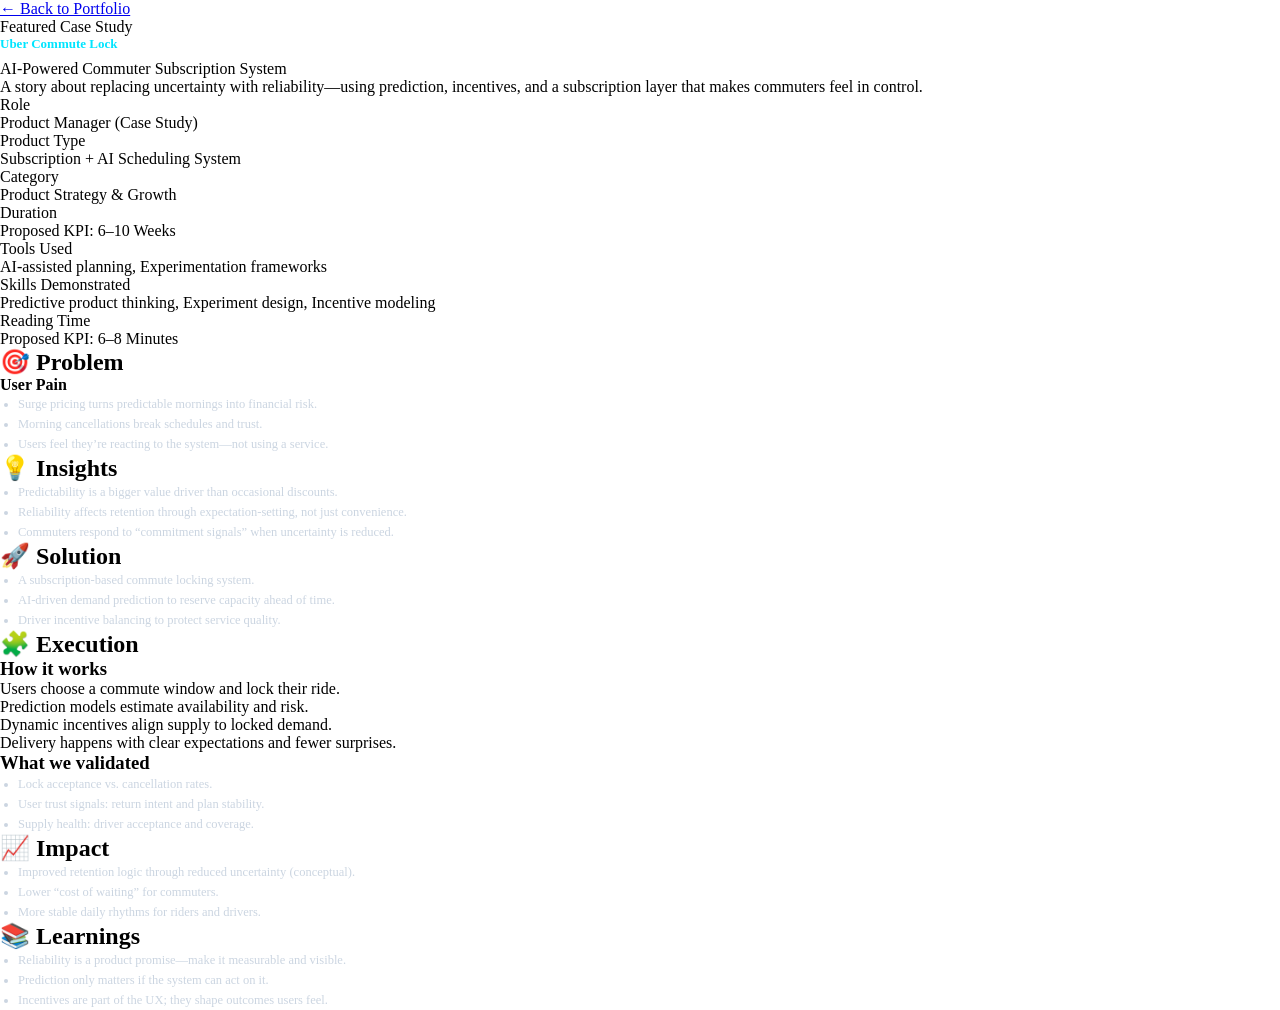
<file: uber.html>
<!DOCTYPE html>
<html lang="en">
<head>
  <meta charset="UTF-8" />
  <script>
    try { sessionStorage.setItem('pm_intro_seen', 'true'); } catch (e) {}
  </script>

  <meta name="viewport" content="width=device-width, initial-scale=1.0" />
  <title>Uber Commute Lock | Case Study</title>
  <link rel="stylesheet" href="style.css" />
  <link href="https://fonts.googleapis.com/css2?family=Poppins:wght@300;400;600;700&display=swap" rel="stylesheet" />
</head>
<body>
  <div class="background"></div>

  <a class="case-back" href="portfolio.html" aria-label="Back to Portfolio">← Back to Portfolio</a>

  <main class="case-main">
    <section class="case-section case-hero reveal" style="--d: 80ms" aria-label="Uber Case Study Header">
      <div class="case-inner">
        <div class="case-glass-card case-hero-card">
          <div class="case-kicker">Featured Case Study</div>
          <h1 class="case-title">Uber Commute Lock</h1>
          <p class="case-subtitle">AI-Powered Commuter Subscription System</p>
          <div class="case-divider"></div>
          <p class="case-lede">
            A story about replacing uncertainty with reliability—using prediction, incentives, and a subscription layer that makes commuters feel in control.
          </p>

          <div class="case-meta-grid" aria-label="Case Study Meta">
            <div class="case-meta-card">
              <div class="case-meta-label">Role</div>
              <div class="case-meta-value">Product Manager (Case Study)</div>
            </div>
            <div class="case-meta-card">
              <div class="case-meta-label">Product Type</div>
              <div class="case-meta-value">Subscription + AI Scheduling System</div>
            </div>
            <div class="case-meta-card">
              <div class="case-meta-label">Category</div>
              <div class="case-meta-value">Product Strategy &amp; Growth</div>
            </div>
            <div class="case-meta-card">
              <div class="case-meta-label">Duration</div>
              <div class="case-meta-value">Proposed KPI: 6–10 Weeks</div>
            </div>
            <div class="case-meta-card">
              <div class="case-meta-label">Tools Used</div>
              <div class="case-meta-value">AI-assisted planning, Experimentation frameworks</div>
            </div>
            <div class="case-meta-card">
              <div class="case-meta-label">Skills Demonstrated</div>
              <div class="case-meta-value">Predictive product thinking, Experiment design, Incentive modeling</div>
            </div>
            <div class="case-meta-card" style="grid-column:1 / -1">
              <div class="case-meta-label">Reading Time</div>
              <div class="case-meta-value">Proposed KPI: 6–8 Minutes</div>
            </div>
          </div>
        </div>
      </div>
    </section>


    <section class="case-section reveal" style="--d: 140ms" aria-label="Problem">
      <div class="case-inner">
        <h2 class="case-h2">🎯 Problem</h2>
        <div class="case-glass-card case-glass">
          <p class="case-p"><strong>User Pain</strong></p>
          <ul class="case-list">

            <li>Surge pricing turns predictable mornings into financial risk.</li>
            <li>Morning cancellations break schedules and trust.</li>
            <li>Users feel they’re reacting to the system—not using a service.</li>
          </ul>
        </div>
      </div>
    </section>

    <section class="case-section reveal" style="--d: 200ms" aria-label="Insights">
      <div class="case-inner">
        <h2 class="case-h2">💡 Insights</h2>
        <div class="case-glass-card case-glass">
          <ul class="case-list">

            <li>Predictability is a bigger value driver than occasional discounts.</li>
            <li>Reliability affects retention through expectation-setting, not just convenience.</li>
            <li>Commuters respond to “commitment signals” when uncertainty is reduced.</li>
          </ul>
        </div>
      </div>
    </section>

    <section class="case-section reveal" style="--d: 260ms" aria-label="Solution">
      <div class="case-inner">
        <h2 class="case-h2">🚀 Solution</h2>
        <div class="case-glass-card case-glass">
          <ul class="case-list">

            <li>A subscription-based commute locking system.</li>
            <li>AI-driven demand prediction to reserve capacity ahead of time.</li>
            <li>Driver incentive balancing to protect service quality.</li>
          </ul>
        </div>
      </div>
    </section>

    <section class="case-section reveal" style="--d: 320ms" aria-label="Execution">
      <div class="case-inner">
        <h2 class="case-h2">🧩 Execution</h2>
        <div class="case-grid-2">
          <div class="case-glass-card case-glass">
            <h3 class="case-h3">How it works</h3>

            <ol class="case-steps">
              <li>Users choose a commute window and lock their ride.</li>
              <li>Prediction models estimate availability and risk.</li>
              <li>Dynamic incentives align supply to locked demand.</li>
              <li>Delivery happens with clear expectations and fewer surprises.</li>
            </ol>
          </div>
          <div class="case-glass-card case-glass">
            <h3 class="case-h3">What we validated</h3>
            <ul class="case-list">

              <li>Lock acceptance vs. cancellation rates.</li>
              <li>User trust signals: return intent and plan stability.</li>
              <li>Supply health: driver acceptance and coverage.</li>
            </ul>
          </div>
        </div>
      </div>
    </section>

    <section class="case-section reveal" style="--d: 380ms" aria-label="Impact">
      <div class="case-inner">
        <h2 class="case-h2">📈 Impact</h2>
        <div class="case-glass-card case-glass">
          <ul class="case-list">

            <li>Improved retention logic through reduced uncertainty (conceptual).</li>
            <li>Lower “cost of waiting” for commuters.</li>
            <li>More stable daily rhythms for riders and drivers.</li>
          </ul>
        </div>
      </div>
    </section>

    <section class="case-section reveal" style="--d: 440ms" aria-label="Learnings">
      <div class="case-inner">
        <h2 class="case-h2">📚 Learnings</h2>
        <div class="case-glass-card case-glass">
          <ul class="case-list">

            <li>Reliability is a product promise—make it measurable and visible.</li>
            <li>Prediction only matters if the system can act on it.</li>
            <li>Incentives are part of the UX; they shape outcomes users feel.</li>
          </ul>
        </div>
      </div>
    </section>
  </main>

  <script>
    (function () {
      const reduceMotion = window.matchMedia && window.matchMedia('(prefers-reduced-motion: reduce)').matches;
      if (reduceMotion) return;

      document.body.classList.add('page-enter-initial');
      document.addEventListener('DOMContentLoaded', function () {
        // Force a reflow so the initial styles apply before the animation starts.
        void document.body.offsetHeight;
        document.body.classList.remove('page-enter-initial');
        document.body.classList.add('page-entering');
      });
    })();
  </script>

  <script src="script.js"></script>
</body>
</html>
</file>
<file: style.css>
/*
  PRODUCT INTELLIGENCE LAB
  Cinematic Sci-Fi Design System & Consolidated Component Stylesheet
*/

:root {
  --bg: #030712;
  --bg-deep: #010409;
  --bg-surface: rgba(10, 16, 31, 0.82);
  --bg-card: rgba(13, 20, 39, 0.72);
  --border-cyan: rgba(0, 229, 255, 0.28);
  --border-subtle: rgba(255, 255, 255, 0.085);
  --border-hover: rgba(0, 229, 255, 0.55);

  --accent-cyan: #00e5ff;
  --accent-blue: #38bdf8;
  --accent-amber: #f59e0b;
  --accent-emerald: #10b981;
  --accent-rose: #f43f5e;

  --text-main: #F8FAFC;
  --text-muted: #94a3b8;
  --text-sub: #cbd5e1;

  --font-main: 'Inter', 'Poppins', -apple-system, BlinkMacSystemFont, 'Segoe UI', Roboto, sans-serif;
  --font-mono: 'JetBrains Mono', 'SF Mono', Consolas, monospace;
}

*, *::before, *::after {
  margin: 0;
  padding: 0;
  box-sizing: border-box;
}

html {
  scroll-behavior: smooth;
  font-size: 16px;
  overflow-x: hidden;
  width: 100%;
  max-width: 100%;
}

body.sci-fi-lab {
  background: var(--bg);
  color: var(--text-main);
  font-family: var(--font-main);
  line-height: 1.65;
  overflow-x: hidden;
  width: 100%;
  max-width: 100%;
  position: relative;
}

/* Ambient Background & Tactical Grid Overlay */
.ambient-lab-bg {
  position: fixed;
  inset: 0;
  z-index: -10;
  pointer-events: none;
  background:
    radial-gradient(circle at 15% 15%, rgba(0, 229, 255, 0.08) 0%, transparent 40%),
    radial-gradient(circle at 85% 75%, rgba(56, 189, 248, 0.06) 0%, transparent 45%),
    radial-gradient(circle at 50% 50%, rgba(3, 7, 18, 0.95) 0%, #02040a 100%);
}

.hud-grid-matrix {
  position: absolute;
  inset: 0;
  background-image: 
    linear-gradient(to right, rgba(0, 229, 255, 0.04) 1px, transparent 1px),
    linear-gradient(to bottom, rgba(0, 229, 255, 0.04) 1px, transparent 1px);
  background-size: 48px 48px;
  mask-image: radial-gradient(circle at 50% 40%, black 30%, transparent 80%);
  -webkit-mask-image: radial-gradient(circle at 50% 40%, black 30%, transparent 80%);
}

.hud-scanlines {
  position: absolute;
  inset: 0;
  background: linear-gradient(rgba(18, 16, 16, 0) 50%, rgba(0, 0, 0, 0.25) 50%);
  background-size: 100% 4px;
  opacity: 0.35;
}

/* ========================================================= */
/* STICKY TOP HUD NAVIGATION                                 */
/* ========================================================= */
.hud-header {
  position: sticky;
  top: 0;
  z-index: 100;
  background: rgba(3, 7, 18, 0.88);
  backdrop-filter: blur(14px);
  -webkit-backdrop-filter: blur(14px);
  border-bottom: 1px solid var(--border-cyan);
  padding: 12px 6%;
}

.hud-nav {
  display: flex;
  justify-content: space-between;
  align-items: center;
  gap: 16px;
  flex-wrap: wrap;
}

.hud-brand {
  display: inline-flex;
  align-items: center;
  gap: 8px;
  text-decoration: none;
}

.hud-logo-dot {
  width: 8px;
  height: 8px;
  border-radius: 50%;
  background: var(--accent-cyan);
  box-shadow: 0 0 10px var(--accent-cyan);
}

.hud-logo-text {
  font-size: 20px;
  font-weight: 800;
  letter-spacing: -0.02em;
  color: #ffffff;
}

.hud-facility-tag {
  font-family: var(--font-mono);
  font-size: 11px;
  color: var(--accent-cyan);
  background: rgba(0, 229, 255, 0.08);
  border: 1px solid rgba(0, 229, 255, 0.25);
  padding: 2px 6px;
  border-radius: 4px;
}

.hud-status-chip {
  display: inline-flex;
  align-items: center;
  gap: 8px;
  font-family: var(--font-mono);
  font-size: 11.5px;
  color: var(--accent-emerald);
  background: rgba(16, 185, 129, 0.08);
  border: 1px solid rgba(16, 185, 129, 0.25);
  padding: 4px 10px;
  border-radius: 999px;
}

.live-beacon {
  width: 6px;
  height: 6px;
  border-radius: 50%;
  background: var(--accent-emerald);
  box-shadow: 0 0 8px var(--accent-emerald);
  animation: beaconPulse 2s infinite ease-in-out;
}

@keyframes beaconPulse {
  0%, 100% { transform: scale(1); opacity: 1; }
  50% { transform: scale(1.4); opacity: 0.5; }
}

.hud-nav-links {
  display: flex;
  list-style: none;
  gap: 14px 22px;
  align-items: center;
  flex-wrap: wrap;
}

.hud-nav-links a {
  color: var(--text-sub);
  text-decoration: none;
  font-size: 13.5px;
  font-weight: 500;
  transition: color 0.2s ease;
}

.hud-nav-links a:hover {
  color: var(--accent-cyan);
}

.hud-recruiter-btn {
  display: inline-flex;
  align-items: center;
  gap: 6px;
  padding: 8px 16px;
  border-radius: 999px;
  background: rgba(0, 229, 255, 0.12);
  border: 1px solid var(--accent-cyan);
  color: var(--accent-cyan);
  font-size: 12.5px;
  font-weight: 700;
  cursor: pointer;
  transition: all 0.2s ease;
  box-shadow: 0 0 12px rgba(0, 229, 255, 0.15);
}

.hud-recruiter-btn:hover {
  background: var(--accent-cyan);
  color: #030712;
  box-shadow: 0 0 20px rgba(0, 229, 255, 0.4);
  transform: translateY(-2px);
}

/* ========================================================= */
/* OPENING EXPERIENCE: HERO OPERATIONS DECK                  */
/* ========================================================= */
.hero-operations-deck {
  padding: 60px 6% 80px;
  position: relative;
  min-height: 85vh;
  display: flex;
  align-items: center;
}

.deck-container {
  display: flex;
  justify-content: space-between;
  align-items: center;
  gap: 48px;
  width: 100%;
  max-width: 1400px;
  margin: 0 auto;
}

.deck-left {
  flex: 1 1 60%;
}

.telemetry-stamp {
  display: flex;
  align-items: center;
  gap: 12px;
  flex-wrap: wrap;
  font-family: var(--font-mono);
  font-size: 11px;
  color: var(--accent-cyan);
  margin-bottom: 16px;
  letter-spacing: 0.05em;
}

.telemetry-status {
  color: var(--text-muted);
}

.deck-kicker {
  font-family: var(--font-mono);
  font-size: 14px;
  font-weight: 700;
  letter-spacing: 0.15em;
  color: var(--accent-cyan);
  text-transform: uppercase;
  margin-bottom: 8px;
}

.deck-title {
  font-size: clamp(38px, 5.2vw, 68px);
  font-weight: 900;
  line-height: 1.05;
  letter-spacing: -0.03em;
  color: #ffffff;
  margin-bottom: 12px;
}

.cyan-glow {
  color: var(--accent-cyan);
  text-shadow: 0 0 30px rgba(0, 229, 255, 0.4);
}

.deck-role {
  font-size: clamp(18px, 2.2vw, 24px);
  font-weight: 600;
  color: var(--accent-blue);
  margin-bottom: 20px;
}

.deck-statement {
  font-size: 16px;
  line-height: 1.8;
  color: var(--text-sub);
  max-width: 680px;
  margin-bottom: 32px;
}

/* Action Buttons System (Zero Overlap Guaranteed) */
.deck-actions {
  display: flex;
  flex-wrap: wrap;
  align-items: center;
  gap: 12px 16px;
  margin-bottom: 40px;
}

.hud-btn {
  display: inline-flex;
  align-items: center;
  justify-content: center;
  padding: 12px 24px;
  border-radius: 999px;
  font-family: var(--font-main);
  font-size: 13.5px;
  font-weight: 600;
  letter-spacing: -0.01em;
  text-decoration: none;
  cursor: pointer;
  transition: transform 0.2s cubic-bezier(0.16, 1, 0.3, 1), box-shadow 0.2s ease, background 0.2s ease, border-color 0.2s ease, color 0.2s ease;
  border: 1px solid transparent;
  outline: none;
  white-space: normal;
  text-align: center;
  position: relative;
  box-shadow: inset 0 1px 0 rgba(255, 255, 255, 0.12), 0 2px 8px rgba(0, 0, 0, 0.3);
}

.hud-btn:active {
  transform: translateY(1px) scale(0.98);
}

.hud-btn-primary {
  background: var(--accent-cyan);
  color: #030712;
  border-color: var(--accent-cyan);
  box-shadow: inset 0 1px 0 rgba(255, 255, 255, 0.45), 0 0 24px rgba(0, 229, 255, 0.4);
}

.hud-btn-primary:hover {
  background: #38bdf8;
  border-color: #38bdf8;
  box-shadow: inset 0 1px 0 rgba(255, 255, 255, 0.6), 0 0 35px rgba(0, 229, 255, 0.65);
  transform: translateY(-2px);
}

.hud-btn-accent {
  background: rgba(0, 229, 255, 0.12);
  color: #ffffff;
  border-color: rgba(0, 229, 255, 0.4);
  box-shadow: inset 0 1px 0 rgba(255, 255, 255, 0.15), 0 0 15px rgba(0, 229, 255, 0.15);
}

.hud-btn-accent:hover {
  background: rgba(0, 229, 255, 0.22);
  border-color: var(--accent-cyan);
  color: var(--accent-cyan);
  box-shadow: inset 0 1px 0 rgba(255, 255, 255, 0.3), 0 0 25px rgba(0, 229, 255, 0.35);
  transform: translateY(-2px);
}

.hud-btn-ghost {
  background: rgba(255, 255, 255, 0.04);
  color: var(--text-main);
  border-color: var(--border-subtle);
  box-shadow: inset 0 1px 0 rgba(255, 255, 255, 0.08);
}

.hud-btn-ghost:hover {
  background: rgba(255, 255, 255, 0.08);
  border-color: rgba(0, 229, 255, 0.5);
  color: var(--accent-cyan);
  box-shadow: inset 0 1px 0 rgba(255, 255, 255, 0.15), 0 0 18px rgba(0, 229, 255, 0.2);
  transform: translateY(-2px);
}

/* System Console Station Map */
.station-console-map {
  background: rgba(10, 16, 31, 0.75);
  border: 1px solid var(--border-cyan);
  border-radius: 16px;
  padding: 20px 24px;
  backdrop-filter: blur(14px);
  -webkit-backdrop-filter: blur(14px);
  box-shadow: inset 0 1px 0 rgba(255, 255, 255, 0.08), 0 12px 36px rgba(0, 0, 0, 0.5);
}

.console-map-header {
  display: flex;
  align-items: center;
  gap: 8px;
  margin-bottom: 14px;
}

.console-dot {
  width: 6px;
  height: 6px;
  border-radius: 50%;
  background: var(--accent-cyan);
  box-shadow: 0 0 8px var(--accent-cyan);
}

.console-label {
  font-family: var(--font-mono);
  font-size: 11px;
  font-weight: 700;
  letter-spacing: 0.1em;
  color: var(--accent-cyan);
}

.console-tiles-grid {
  display: grid;
  grid-template-columns: repeat(3, 1fr);
  gap: 12px;
}

.station-tile {
  background: rgba(255, 255, 255, 0.025);
  border: 1px solid var(--border-subtle);
  border-radius: 12px;
  padding: 16px;
  cursor: pointer;
  text-align: left;
  display: flex;
  flex-direction: column;
  transition: transform 0.2s cubic-bezier(0.16, 1, 0.3, 1), border-color 0.2s ease, box-shadow 0.2s ease, background 0.2s ease;
  outline: none;
  box-shadow: inset 0 1px 0 rgba(255, 255, 255, 0.06);
}

.station-tile:hover,
.station-tile:focus-visible {
  border-color: var(--accent-cyan);
  background: rgba(0, 229, 255, 0.07);
  box-shadow: inset 0 1px 0 rgba(0, 229, 255, 0.3), 0 0 20px rgba(0, 229, 255, 0.2);
  transform: translateY(-2px);
}

.station-tile:active {
  transform: translateY(0) scale(0.99);
}

.tile-number {
  font-family: var(--font-mono);
  font-size: 10.5px;
  font-weight: 700;
  color: var(--accent-cyan);
  margin-bottom: 4px;
}

.tile-name {
  font-size: 13.5px;
  font-weight: 700;
  color: #ffffff;
  margin-bottom: 2px;
}

.tile-desc {
  font-size: 11.5px;
  color: var(--text-muted);
  line-height: 1.4;
}

/* Deck Right Profile HUD Frame */
.deck-right {
  flex: 0 0 380px;
  display: flex;
  justify-content: center;
}

.profile-hud-frame {
  position: relative;
  width: 340px;
  height: 380px;
  border-radius: 20px;
  padding: 12px;
  background: rgba(7, 13, 33, 0.7);
  border: 1px solid var(--border-cyan);
  box-shadow: 0 20px 50px rgba(0, 0, 0, 0.6), 0 0 30px rgba(0, 229, 255, 0.15);
}

.profile-hud-img {
  width: 100%;
  height: 100%;
  object-fit: cover;
  border-radius: 14px;
  filter: contrast(1.05) brightness(0.95);
}

.frame-corner {
  position: absolute;
  width: 16px;
  height: 16px;
  border: 2px solid var(--accent-cyan);
  pointer-events: none;
}

.corner-tl { top: -2px; left: -2px; border-right: none; border-bottom: none; }
.corner-tr { top: -2px; right: -2px; border-left: none; border-bottom: none; }
.corner-bl { bottom: -2px; left: -2px; border-right: none; border-top: none; }
.corner-br { bottom: -2px; right: -2px; border-left: none; border-top: none; }

.profile-badge-overlay {
  position: absolute;
  bottom: 20px;
  left: 20px;
  right: 20px;
  background: rgba(3, 7, 18, 0.9);
  border: 1px solid var(--border-cyan);
  border-radius: 10px;
  padding: 10px 14px;
  display: flex;
  flex-direction: column;
  backdrop-filter: blur(8px);
}

.verified-indicator {
  font-family: var(--font-mono);
  font-size: 11px;
  font-weight: 700;
  color: #ffffff;
  letter-spacing: 0.05em;
}

.verified-sub {
  font-size: 11px;
  color: var(--text-muted);
}

/* ========================================================= */
/* COMMON LAB STATIONS LAYOUT & HUD COMPONENTS               */
/* ========================================================= */
.lab-stations-wrapper {
  position: relative;
}

.lab-station-section {
  padding: 80px 6%;
  border-top: 1px solid var(--border-cyan);
  position: relative;
}

.station-inner {
  max-width: 1300px;
  margin: 0 auto;
}

.station-badge-row {
  display: flex;
  align-items: center;
  gap: 10px;
  flex-wrap: wrap;
  margin-bottom: 12px;
}

.station-index-badge {
  font-family: var(--font-mono);
  font-size: 12px;
  font-weight: 800;
  color: var(--accent-cyan);
  background: rgba(0, 229, 255, 0.1);
  border: 1px solid var(--border-cyan);
  padding: 4px 12px;
  border-radius: 999px;
  letter-spacing: 0.08em;
}

.station-project-pill {
  font-family: var(--font-mono);
  font-size: 11.5px;
  font-weight: 700;
  color: var(--text-main);
  background: rgba(255, 255, 255, 0.05);
  border: 1px solid var(--border-subtle);
  padding: 4px 10px;
  border-radius: 999px;
}

.station-disclaimer-pill {
  font-family: var(--font-mono);
  font-size: 11px;
  color: var(--accent-amber);
  background: rgba(245, 158, 11, 0.08);
  border: 1px solid rgba(245, 158, 11, 0.3);
  padding: 4px 10px;
  border-radius: 999px;
}

.station-title {
  font-size: clamp(26px, 3.2vw, 36px);
  font-weight: 800;
  color: #ffffff;
  letter-spacing: -0.02em;
  margin-bottom: 8px;
}

.station-subtitle {
  font-size: 15px;
  color: var(--text-sub);
  max-width: 880px;
  line-height: 1.7;
  margin-bottom: 30px;
}

/* Telemetry Cards Grid */
.fleet-telemetry-grid {
  display: grid;
  grid-template-columns: repeat(4, 1fr);
  gap: 16px;
  margin-bottom: 24px;
}

.telemetry-card {
  background: var(--bg-card);
  border: 1px solid var(--border-subtle);
  border-radius: 14px;
  padding: 20px;
  display: flex;
  flex-direction: column;
  backdrop-filter: blur(14px);
  -webkit-backdrop-filter: blur(14px);
  box-shadow: inset 0 1px 0 rgba(255, 255, 255, 0.08), 0 8px 24px rgba(0, 0, 0, 0.4);
  transition: transform 0.2s cubic-bezier(0.16, 1, 0.3, 1), border-color 0.2s ease, box-shadow 0.2s ease;
}

.telemetry-card:hover {
  transform: translateY(-2px);
  border-color: rgba(0, 229, 255, 0.35);
  box-shadow: inset 0 1px 0 rgba(0, 229, 255, 0.2), 0 12px 30px rgba(0, 0, 0, 0.5);
}

.telemetry-card-emerald { border-color: rgba(16, 185, 129, 0.3); background: rgba(16, 185, 129, 0.04); }
.telemetry-card-amber { border-color: rgba(245, 158, 11, 0.3); background: rgba(245, 158, 11, 0.04); }
.telemetry-card-rose { border-color: rgba(244, 63, 94, 0.3); background: rgba(244, 63, 94, 0.04); }

.telemetry-card-label {
  font-family: var(--font-mono);
  font-size: 11px;
  font-weight: 700;
  color: var(--text-muted);
  letter-spacing: 0.05em;
  margin-bottom: 6px;
}

.telemetry-card-val {
  font-size: 32px;
  font-weight: 800;
  font-family: var(--font-mono);
  color: #ffffff;
  line-height: 1.1;
  margin-bottom: 4px;
}

.telemetry-card-hint {
  font-size: 12px;
  color: var(--text-muted);
}

/* Pipeline Flow Bar */
.pipeline-flow-bar {
  display: flex;
  align-items: center;
  justify-content: space-between;
  background: rgba(7, 13, 33, 0.7);
  border: 1px solid var(--border-cyan);
  border-radius: 12px;
  padding: 14px 20px;
  margin-bottom: 28px;
  overflow-x: auto;
  gap: 8px;
}

.pipeline-step {
  display: flex;
  align-items: center;
  gap: 8px;
  font-family: var(--font-mono);
  font-size: 12px;
  font-weight: 700;
  color: var(--text-main);
  white-space: nowrap;
}

.pipeline-step .step-idx {
  color: var(--accent-cyan);
  background: rgba(0, 229, 255, 0.1);
  padding: 2px 6px;
  border-radius: 4px;
}

.pipeline-arrow {
  color: var(--accent-cyan);
  font-weight: 800;
  font-size: 16px;
}

.pipeline-step.step-outcome {
  color: var(--accent-emerald);
}

/* Station Console Layout */
.station-console-layout {
  display: grid;
  grid-template-columns: 380px 1fr;
  gap: 24px;
  margin-bottom: 32px;
}

.control-card {
  background: var(--bg-card);
  border: 1px solid var(--border-cyan);
  border-radius: 16px;
  padding: 24px;
  backdrop-filter: blur(14px);
  -webkit-backdrop-filter: blur(14px);
  box-shadow: inset 0 1px 0 rgba(255, 255, 255, 0.08), 0 12px 36px rgba(0, 0, 0, 0.45);
}

.control-card-title {
  font-size: 16px;
  font-weight: 700;
  color: #ffffff;
  margin-bottom: 18px;
  padding-bottom: 10px;
  border-bottom: 1px solid var(--border-subtle);
}

.control-group {
  margin-bottom: 20px;
}

.control-label {
  display: block;
  font-size: 13px;
  font-weight: 600;
  color: var(--text-sub);
  margin-bottom: 8px;
}

.control-label-row {
  display: flex;
  justify-content: space-between;
  align-items: center;
  margin-bottom: 8px;
}

.control-val {
  font-family: var(--font-mono);
  font-size: 14px;
  font-weight: 700;
  color: var(--accent-cyan);
}

.control-hint {
  display: block;
  font-size: 11.5px;
  color: var(--text-muted);
  margin-top: 6px;
  line-height: 1.4;
}

.hud-select {
  width: 100%;
  padding: 10px 14px;
  border-radius: 8px;
  background: #090e1d;
  border: 1px solid var(--border-cyan);
  color: #ffffff;
  font-family: var(--font-main);
  font-size: 13.5px;
  outline: none;
  box-shadow: inset 0 1px 0 rgba(255, 255, 255, 0.05);
  transition: border-color 0.2s ease, box-shadow 0.2s ease;
}

.hud-select:focus {
  border-color: var(--accent-cyan);
  box-shadow: 0 0 12px rgba(0, 229, 255, 0.3);
}

.hud-slider {
  -webkit-appearance: none;
  appearance: none;
  width: 100%;
  height: 6px;
  border-radius: 999px;
  background: rgba(255, 255, 255, 0.12);
  outline: none;
  cursor: pointer;
  transition: background 0.2s ease;
}

.hud-slider::-webkit-slider-runnable-track {
  height: 6px;
  border-radius: 999px;
  background: rgba(255, 255, 255, 0.12);
}

.hud-slider::-webkit-slider-thumb {
  -webkit-appearance: none;
  appearance: none;
  width: 18px;
  height: 18px;
  margin-top: -6px;
  border-radius: 50%;
  background: var(--accent-cyan);
  cursor: pointer;
  box-shadow: 0 0 12px var(--accent-cyan), inset 0 0 4px #ffffff;
  border: 2px solid #030712;
  transition: transform 0.15s ease, box-shadow 0.15s ease;
}

.hud-slider::-webkit-slider-thumb:hover {
  transform: scale(1.25);
  box-shadow: 0 0 20px var(--accent-cyan), inset 0 0 6px #ffffff;
}

.hud-slider::-moz-range-track {
  height: 6px;
  border-radius: 999px;
  background: rgba(255, 255, 255, 0.12);
}

.hud-slider::-moz-range-thumb {
  width: 18px;
  height: 18px;
  border-radius: 50%;
  background: var(--accent-cyan);
  cursor: pointer;
  box-shadow: 0 0 12px var(--accent-cyan), inset 0 0 4px #ffffff;
  border: 2px solid #030712;
  transition: transform 0.15s ease, box-shadow 0.15s ease;
}

.hud-slider::-moz-range-thumb:hover {
  transform: scale(1.25);
  box-shadow: 0 0 20px var(--accent-cyan), inset 0 0 6px #ffffff;
}

.critical-rule-banner {
  margin-top: 16px;
  display: flex;
  align-items: flex-start;
  gap: 12px;
  background: rgba(244, 63, 94, 0.08);
  border: 1px solid rgba(244, 63, 94, 0.35);
  border-radius: 12px;
  padding: 14px;
}

.banner-icon {
  font-size: 18px;
  line-height: 1;
}

.banner-body {
  font-size: 12.5px;
  color: var(--text-sub);
  line-height: 1.55;
}

.banner-body strong {
  display: block;
  color: var(--accent-rose);
  margin-bottom: 2px;
}

/* Telemetry Inspector Card */
.telemetry-inspector-card {
  background: var(--bg-card);
  border: 1px solid var(--border-cyan);
  border-radius: 16px;
  padding: 28px;
  display: flex;
  flex-direction: column;
  backdrop-filter: blur(14px);
  -webkit-backdrop-filter: blur(14px);
  box-shadow: inset 0 1px 0 rgba(255, 255, 255, 0.08), 0 12px 36px rgba(0, 0, 0, 0.45);
}

.inspector-header {
  display: flex;
  justify-content: space-between;
  align-items: flex-start;
  flex-wrap: wrap;
  gap: 12px;
  padding-bottom: 18px;
  border-bottom: 1px solid var(--border-subtle);
  margin-bottom: 20px;
}

.inspector-eyebrow {
  font-family: var(--font-mono);
  font-size: 11px;
  color: var(--accent-cyan);
  letter-spacing: 0.08em;
  font-weight: 700;
  display: block;
  margin-bottom: 4px;
}

.inspector-id {
  font-size: 20px;
  font-weight: 800;
  color: #ffffff;
  font-family: var(--font-mono);
}

.inspector-header-badges {
  display: flex;
  gap: 8px;
  flex-wrap: wrap;
}

.inspector-fields-grid {
  display: grid;
  grid-template-columns: repeat(2, 1fr);
  gap: 16px;
  margin-bottom: 22px;
}

.field-item {
  background: rgba(255, 255, 255, 0.025);
  border: 1px solid var(--border-subtle);
  border-radius: 10px;
  padding: 12px 16px;
}

.field-label {
  font-family: var(--font-mono);
  font-size: 11px;
  color: var(--text-muted);
  display: block;
  margin-bottom: 4px;
}

.field-val {
  font-size: 14px;
  font-weight: 600;
  color: #ffffff;
}

.decision-rationale-box {
  background: rgba(0, 229, 255, 0.05);
  border-left: 3px solid var(--accent-cyan);
  border-radius: 0 10px 10px 0;
  padding: 14px 18px;
  font-size: 13.5px;
  line-height: 1.65;
  color: var(--text-sub);
}

/* ========================================================= */
/* UNIVERSAL PRODUCT REASONING LAYER                         */
/* ========================================================= */
.reasoning-drawer-card {
  background: rgba(10, 16, 31, 0.85);
  border: 1px solid var(--border-cyan);
  border-radius: 16px;
  padding: 28px 32px;
  backdrop-filter: blur(14px);
  -webkit-backdrop-filter: blur(14px);
  box-shadow: inset 0 1px 0 rgba(255, 255, 255, 0.08), 0 16px 40px rgba(0, 0, 0, 0.45);
}

.reasoning-header {
  margin-bottom: 20px;
  padding-bottom: 12px;
  border-bottom: 1px solid var(--border-subtle);
}

.reasoning-tag {
  font-family: var(--font-mono);
  font-size: 11px;
  font-weight: 800;
  color: var(--accent-cyan);
  letter-spacing: 0.1em;
  display: block;
  margin-bottom: 4px;
}

.reasoning-title {
  font-size: 20px;
  font-weight: 800;
  color: #ffffff;
  letter-spacing: -0.01em;
}

.reasoning-grid {
  display: grid;
  grid-template-columns: repeat(3, 1fr);
  gap: 22px;
  margin-bottom: 20px;
}

.reasoning-col-title {
  font-size: 14px;
  font-weight: 700;
  color: var(--accent-cyan);
  margin-bottom: 8px;
}

.reasoning-text {
  font-size: 13px;
  color: var(--text-sub);
  line-height: 1.65;
}

.reasoning-footer {
  display: flex;
  justify-content: space-between;
  align-items: center;
  flex-wrap: wrap;
  gap: 12px;
  padding-top: 16px;
  border-top: 1px solid var(--border-subtle);
}

.reasoning-footer-note {
  font-size: 12.5px;
  color: var(--text-muted);
}

.hud-link {
  font-size: 13px;
  font-weight: 600;
  color: var(--accent-cyan);
  text-decoration: underline;
  text-underline-offset: 3px;
  cursor: pointer;
}

.hud-link:hover {
  color: #ffffff;
}

/* ========================================================= */
/* STATION 02: DISPUTE INTELLIGENCE SPECIFICS                */
/* ========================================================= */
.card-network-warning-box {
  background: rgba(245, 158, 11, 0.08);
  border: 1px solid rgba(245, 158, 11, 0.35);
  border-radius: 12px;
  padding: 14px 20px;
  display: flex;
  align-items: flex-start;
  gap: 14px;
  margin-bottom: 24px;
}

.warning-icon {
  font-size: 20px;
  line-height: 1;
}

.warning-content {
  font-size: 13px;
  color: var(--text-sub);
  line-height: 1.6;
}

.warning-content strong {
  color: var(--accent-amber);
}

.dispute-console-layout {
  display: grid;
  grid-template-columns: 1fr 440px;
  gap: 24px;
  margin-bottom: 32px;
}

.dispute-case-meta-box {
  background: rgba(255, 255, 255, 0.025);
  border: 1px solid var(--border-subtle);
  border-radius: 10px;
  padding: 16px;
  margin-bottom: 20px;
}

.case-meta-row {
  display: flex;
  justify-content: space-between;
  margin-bottom: 6px;
  font-size: 13.5px;
}

.meta-label { color: var(--text-muted); }
.meta-val { color: #ffffff; font-weight: 600; }

.case-context-text {
  margin-top: 10px;
  padding-top: 10px;
  border-top: 1px solid var(--border-subtle);
  font-size: 12.5px;
  color: var(--text-sub);
  line-height: 1.55;
}

.evidence-checklist-title {
  font-size: 14px;
  font-weight: 700;
  color: #ffffff;
  margin-bottom: 12px;
}

.evidence-checklist-items {
  display: flex;
  flex-direction: column;
  gap: 10px;
  margin-bottom: 20px;
}

.evidence-chk-row {
  display: flex;
  align-items: center;
  gap: 10px;
  background: rgba(255, 255, 255, 0.02);
  border: 1px solid var(--border-subtle);
  border-radius: 8px;
  padding: 10px 14px;
  cursor: pointer;
  transition: all 0.2s ease;
}

.evidence-chk-row:hover {
  background: rgba(0, 229, 255, 0.06);
  border-color: var(--border-cyan);
}

.chk-label {
  font-size: 13px;
  color: var(--text-sub);
}

.chk-penalty {
  border-color: rgba(244, 63, 94, 0.25);
  background: rgba(244, 63, 94, 0.03);
}

.checklist-actions-row {
  display: flex;
  gap: 12px;
}

/* Score Gauge Card */
.score-gauge-card {
  background: var(--bg-card);
  border: 1px solid var(--border-cyan);
  border-radius: 16px;
  padding: 28px;
  display: flex;
  flex-direction: column;
  height: 100%;
  backdrop-filter: blur(14px);
  -webkit-backdrop-filter: blur(14px);
  box-shadow: inset 0 1px 0 rgba(255, 255, 255, 0.08), 0 12px 36px rgba(0, 0, 0, 0.45);
}

.score-card-eyebrow {
  font-family: var(--font-mono);
  font-size: 11px;
  color: var(--accent-cyan);
  letter-spacing: 0.08em;
  font-weight: 700;
  margin-bottom: 20px;
  display: block;
}

.score-center-display {
  display: flex;
  flex-direction: column;
  align-items: center;
  justify-content: center;
  background: rgba(0, 0, 0, 0.35);
  border: 1px solid var(--border-subtle);
  border-radius: 16px;
  padding: 24px;
  margin-bottom: 20px;
}

.score-number-box {
  display: flex;
  align-items: baseline;
  gap: 4px;
  margin-bottom: 10px;
}

.score-number {
  font-family: var(--font-mono);
  font-size: 64px;
  font-weight: 900;
  line-height: 1;
}

.score-max {
  font-family: var(--font-mono);
  font-size: 18px;
  color: var(--text-muted);
}

.score-recommendation-box {
  background: rgba(255, 255, 255, 0.03);
  border: 1px solid var(--border-subtle);
  border-radius: 10px;
  padding: 14px;
  font-size: 13px;
  color: var(--text-sub);
  line-height: 1.6;
  margin-bottom: 16px;
}

.score-diff-banner {
  background: rgba(0, 229, 255, 0.05);
  border: 1px solid var(--border-cyan);
  border-radius: 8px;
  padding: 10px 14px;
  font-size: 12.5px;
  color: var(--text-sub);
  margin-bottom: 20px;
}

.tiers-reference-grid {
  display: flex;
  flex-direction: column;
  gap: 8px;
  margin-top: auto;
}

.tier-ref-item {
  display: flex;
  justify-content: space-between;
  align-items: center;
  font-size: 11.5px;
  padding: 6px 10px;
  border-radius: 6px;
}

.tier-ref-emerald { background: rgba(16, 185, 129, 0.08); color: var(--accent-emerald); }
.tier-ref-amber { background: rgba(245, 158, 11, 0.08); color: var(--accent-amber); }
.tier-ref-rose { background: rgba(244, 63, 94, 0.08); color: var(--accent-rose); }

/* ========================================================= */
/* STATION 03: PRODUCT STRATEGY SPECIFICS                    */
/* ========================================================= */
.formula-doc-banner {
  background: rgba(7, 13, 33, 0.7);
  border: 1px solid var(--border-cyan);
  border-radius: 12px;
  padding: 16px 20px;
  margin-bottom: 28px;
  display: flex;
  flex-direction: column;
  gap: 6px;
}

.formula-label {
  font-family: var(--font-mono);
  font-size: 11.5px;
  font-weight: 700;
  color: var(--accent-cyan);
}

.formula-code {
  font-family: var(--font-mono);
  font-size: 13px;
  color: #ffffff;
  background: #02040a;
  padding: 8px 12px;
  border-radius: 6px;
  border: 1px solid var(--border-subtle);
  overflow-x: auto;
}

.formula-note {
  font-size: 12px;
  color: var(--text-muted);
}

.strategy-cards-grid {
  display: grid;
  grid-template-columns: repeat(3, 1fr);
  gap: 20px;
  margin-bottom: 32px;
}

.strategy-initiative-card {
  background: var(--bg-card);
  border: 1px solid var(--border-cyan);
  border-radius: 16px;
  padding: 24px;
  display: flex;
  flex-direction: column;
  position: relative;
  backdrop-filter: blur(14px);
  -webkit-backdrop-filter: blur(14px);
  box-shadow: inset 0 1px 0 rgba(255, 255, 255, 0.08), 0 12px 36px rgba(0, 0, 0, 0.45);
  transition: transform 0.25s cubic-bezier(0.16, 1, 0.3, 1), box-shadow 0.25s ease, border-color 0.25s ease;
}

.strategy-initiative-card:hover {
  transform: translateY(-2px);
  border-color: rgba(0, 229, 255, 0.5);
  box-shadow: inset 0 1px 0 rgba(0, 229, 255, 0.2), 0 16px 40px rgba(0, 0, 0, 0.55);
}

.strategy-card-header {
  display: flex;
  justify-content: space-between;
  align-items: center;
  flex-wrap: wrap;
  gap: 8px;
  margin-bottom: 12px;
}

.rank-badge {
  font-family: var(--font-mono);
  font-size: 12px;
  font-weight: 900;
  padding: 4px 10px;
  border-radius: 6px;
}

.rank-gold { background: #fbbf24; color: #030712; }
.rank-silver { background: #94a3b8; color: #030712; }
.rank-bronze { background: #b45309; color: #ffffff; }

.strategy-score-display {
  display: flex;
  align-items: baseline;
  gap: 6px;
}

.strategy-score-display .score-label {
  font-family: var(--font-mono);
  font-size: 11px;
  color: var(--text-muted);
}

.strategy-score-display .score-val {
  font-family: var(--font-mono);
  font-size: 20px;
  font-weight: 800;
  color: var(--accent-cyan);
}

.strategy-init-title {
  font-size: 17px;
  font-weight: 700;
  color: #ffffff;
  margin-bottom: 8px;
}

.strategy-init-desc {
  font-size: 13px;
  color: var(--text-muted);
  line-height: 1.55;
  margin-bottom: 20px;
}

.strategy-sliders-grid {
  display: flex;
  flex-direction: column;
  gap: 14px;
  margin-bottom: 20px;
}

.slider-control-group {
  display: flex;
  flex-direction: column;
}

.slider-label-row {
  display: flex;
  justify-content: space-between;
  font-size: 12px;
  color: var(--text-sub);
  margin-bottom: 4px;
}

.slider-val {
  font-family: var(--font-mono);
  font-weight: 700;
  color: var(--accent-cyan);
}

.strategy-tradeoff-box {
  background: rgba(255, 255, 255, 0.02);
  border: 1px solid var(--border-subtle);
  border-radius: 10px;
  padding: 14px;
  margin-top: auto;
}

.tradeoff-item {
  font-size: 12.5px;
  line-height: 1.5;
}

.tradeoff-label {
  font-weight: 700;
  color: var(--accent-cyan);
  display: block;
  margin-bottom: 2px;
}

.tradeoff-text {
  color: var(--text-sub);
}

/* ========================================================= */
/* PRESERVED PORTFOLIO STYLES (PROJECTS, ABOUT, CONTACT)     */
/* ========================================================= */
.projects {
  padding: 70px 6%;
}

.projects-inner {
  max-width: 1300px;
  margin: 0 auto;
}

.section-title {
  font-size: 32px;
  font-weight: 800;
  color: #ffffff;
  margin-bottom: 24px;
}

.projects-grid {
  display: grid;
  grid-template-columns: repeat(auto-fit, minmax(360px, 1fr));
  gap: 24px;
}

.project-card {
  background: var(--bg-card);
  border: 1px solid var(--border-subtle);
  border-radius: 18px;
  padding: 30px;
  position: relative;
  backdrop-filter: blur(14px);
  -webkit-backdrop-filter: blur(14px);
  box-shadow: inset 0 1px 0 rgba(255, 255, 255, 0.08), 0 12px 36px rgba(0, 0, 0, 0.45);
  transition: transform 0.25s cubic-bezier(0.16, 1, 0.3, 1), border-color 0.25s ease, box-shadow 0.25s ease;
}

.project-card:hover {
  transform: translateY(-4px);
  border-color: var(--border-cyan);
  box-shadow: inset 0 1px 0 rgba(0, 229, 255, 0.2), 0 20px 48px rgba(0, 229, 255, 0.15);
}

.project-title {
  font-size: 22px;
  font-weight: 700;
  color: #ffffff;
  margin-bottom: 6px;
}

.project-subtitle {
  font-size: 14px;
  color: var(--text-muted);
  margin-bottom: 16px;
}

.case-grid {
  display: grid;
  grid-template-columns: repeat(2, 1fr);
  gap: 16px;
  margin-top: 16px;
}

.case-col {
  background: rgba(255, 255, 255, 0.02);
  border: 1px solid var(--border-subtle);
  border-radius: 10px;
  padding: 14px;
}

.case-title {
  font-size: 13px;
  font-weight: 700;
  color: var(--accent-cyan);
  margin-bottom: 8px;
}

.case-list {
  padding-left: 18px;
  font-size: 12.5px;
  color: var(--text-sub);
  line-height: 1.6;
}

.project-btn {
  display: inline-flex;
  align-items: center;
  padding: 10px 18px;
  border-radius: 8px;
  font-size: 13px;
  font-weight: 600;
  text-decoration: none;
  background: var(--accent-cyan);
  color: #030712;
  transition: all 0.2s ease;
}

.project-btn:hover {
  box-shadow: 0 0 16px rgba(0, 229, 255, 0.4);
  transform: translateY(-2px);
}

.project-btn-ghost {
  background: transparent;
  color: var(--text-main);
  border: 1px solid var(--border-subtle);
}

.project-btn-ghost:hover {
  border-color: var(--accent-cyan);
  color: var(--accent-cyan);
}

.featured-badge {
  display: inline-block;
  font-family: var(--font-mono);
  font-size: 11px;
  font-weight: 700;
  color: var(--accent-cyan);
  background: rgba(0, 229, 255, 0.1);
  border: 1px solid var(--border-cyan);
  padding: 3px 8px;
  border-radius: 6px;
}

.case-badge-pill {
  display: inline-block;
  font-family: var(--font-mono);
  font-size: 11px;
  padding: 3px 8px;
  border-radius: 6px;
  border: 1px solid var(--border-subtle);
  color: var(--text-sub);
}

/* About Section */
.about {
  padding: 70px 6%;
}

.about-inner {
  max-width: 1200px;
  margin: 0 auto;
}

.about-title {
  font-size: 32px;
  font-weight: 800;
  margin-bottom: 16px;
}

.about-intro {
  font-size: 15.5px;
  line-height: 1.8;
  color: var(--text-sub);
  max-width: 860px;
  margin-bottom: 36px;
}

.about-subtitle {
  font-size: 20px;
  font-weight: 700;
  color: var(--accent-cyan);
  margin-bottom: 20px;
}

.about-cards {
  display: grid;
  grid-template-columns: repeat(auto-fit, minmax(260px, 1fr));
  gap: 20px;
  margin-bottom: 40px;
}

.about-card {
  background: var(--bg-card);
  border: 1px solid var(--border-subtle);
  border-radius: 14px;
  padding: 24px;
  backdrop-filter: blur(14px);
  -webkit-backdrop-filter: blur(14px);
  box-shadow: inset 0 1px 0 rgba(255, 255, 255, 0.08), 0 12px 36px rgba(0, 0, 0, 0.45);
  transition: transform 0.25s cubic-bezier(0.16, 1, 0.3, 1), border-color 0.25s ease, box-shadow 0.25s ease;
}

.about-card:hover {
  transform: translateY(-3px);
  border-color: var(--border-cyan);
  box-shadow: inset 0 1px 0 rgba(0, 229, 255, 0.2), 0 16px 40px rgba(0, 229, 255, 0.12);
}

.about-emoji { font-size: 24px; margin-bottom: 10px; }
.about-card-title { font-size: 16px; font-weight: 700; margin-bottom: 8px; }
.about-card-text { font-size: 13.5px; color: var(--text-sub); line-height: 1.6; }

/* Metrics */
.metrics {
  display: grid;
  grid-template-columns: repeat(4, 1fr);
  gap: 16px;
  margin-bottom: 40px;
}

.metric {
  background: var(--bg-card);
  border: 1px solid var(--border-subtle);
  border-radius: 12px;
  padding: 20px;
  text-align: center;
}

.metric-value {
  font-family: var(--font-mono);
  font-size: 36px;
  font-weight: 900;
  color: var(--accent-cyan);
  margin-bottom: 6px;
}

.metric-label {
  font-size: 13px;
  color: var(--text-muted);
}

/* Timeline */
.timeline {
  display: grid;
  grid-template-columns: repeat(4, 1fr);
  gap: 16px;
}

.timeline-card {
  background: var(--bg-card);
  border: 1px solid var(--border-subtle);
  border-radius: 12px;
  padding: 20px;
}

.timeline-year {
  font-family: var(--font-mono);
  font-size: 14px;
  font-weight: 800;
  color: var(--accent-cyan);
  margin-bottom: 6px;
}

.timeline-text {
  font-size: 13px;
  color: var(--text-sub);
}

/* Contact Section */
.contact-section {
  padding: 70px 6%;
}

.contact-inner {
  max-width: 1200px;
  margin: 0 auto;
}

.contact-header {
  margin-bottom: 30px;
}

.contact-header .section-subtitle {
  font-size: 15px;
  color: var(--text-sub);
  max-width: 720px;
}

.contact-cards-grid {
  display: grid;
  grid-template-columns: repeat(auto-fit, minmax(260px, 1fr));
  gap: 20px;
}

.contact-card {
  background: var(--bg-card);
  border: 1px solid var(--border-subtle);
  border-radius: 14px;
  padding: 24px;
  display: flex;
  flex-direction: column;
}

.contact-card-icon { font-size: 24px; margin-bottom: 12px; }
.contact-card-label { font-size: 12px; color: var(--text-muted); text-transform: uppercase; }
.contact-card-value { font-size: 15px; font-weight: 600; color: #ffffff; text-decoration: none; margin: 4px 0 8px; word-break: break-all; }
.contact-card-value:hover { color: var(--accent-cyan); }
.contact-card-hint { font-size: 12.5px; color: var(--text-muted); margin-bottom: 16px; }

.contact-action-btn, .contact-mini-btn {
  display: inline-flex;
  align-items: center;
  justify-content: center;
  padding: 8px 14px;
  border-radius: 8px;
  font-size: 12.5px;
  font-weight: 600;
  text-decoration: none;
  background: rgba(0, 229, 255, 0.1);
  color: var(--accent-cyan);
  border: 1px solid rgba(0, 229, 255, 0.3);
  transition: all 0.2s ease;
  margin-top: auto;
}

.contact-action-btn:hover, .contact-mini-btn:hover {
  background: var(--accent-cyan);
  color: #030712;
}

.contact-pill-actions {
  display: flex;
  gap: 8px;
  flex-wrap: wrap;
  margin-top: auto;
}

/* Final CTA */
.final-cta {
  padding: 60px 6% 90px;
}

.final-cta-inner {
  max-width: 1100px;
  margin: 0 auto;
}

.final-cta-card {
  background: var(--bg-card);
  border: 1px solid var(--border-cyan);
  border-radius: 20px;
  padding: 48px;
  text-align: center;
  box-shadow: 0 0 50px rgba(0, 229, 255, 0.1);
}

.final-cta-title { font-size: 32px; font-weight: 800; margin-bottom: 12px; }
.final-cta-subtitle { font-size: 15.5px; color: var(--text-sub); max-width: 680px; margin: 0 auto 30px; }

.final-cta-buttons {
  display: flex;
  justify-content: center;
  flex-wrap: wrap;
  gap: 12px 16px;
}

.cta-btn {
  padding: 12px 24px;
  border-radius: 999px;
  font-size: 14px;
  font-weight: 700;
  text-decoration: none;
  transition: all 0.2s ease;
}

.cta-btn-primary { background: var(--accent-cyan); color: #030712; }
.cta-btn-primary:hover { box-shadow: 0 0 20px rgba(0, 229, 255, 0.5); transform: translateY(-2px); }
.cta-btn-outline { background: transparent; color: #ffffff; border: 1px solid var(--border-cyan); }
.cta-btn-outline:hover { background: rgba(0, 229, 255, 0.1); color: var(--accent-cyan); transform: translateY(-2px); }

/* ========================================================= */
/* RECRUITER ACCESS MODAL (INSTANT CANDIDATE DOSSIER)        */
/* ========================================================= */
.recruiter-modal-overlay {
  position: fixed;
  inset: 0;
  z-index: 9999;
  display: flex;
  align-items: center;
  justify-content: center;
  padding: 20px;
  opacity: 0;
  pointer-events: none;
  transition: opacity 0.3s cubic-bezier(0.16, 1, 0.3, 1);
}

.recruiter-modal-overlay.is-open {
  opacity: 1;
  pointer-events: auto;
}

.recruiter-modal-backdrop {
  position: absolute;
  inset: 0;
  background: rgba(2, 4, 10, 0.88);
  backdrop-filter: blur(14px);
  -webkit-backdrop-filter: blur(14px);
}

.recruiter-modal-dialog {
  position: relative;
  z-index: 2;
  width: 100%;
  max-width: 860px;
  max-height: 90vh;
  overflow-y: auto;
  background: #060b1e;
  border: 1px solid var(--accent-cyan);
  border-radius: 20px;
  box-shadow: 0 24px 60px rgba(0, 0, 0, 0.8), 0 0 50px rgba(0, 229, 255, 0.25);
  padding: 32px;
  transform: scale(0.96);
  transition: transform 0.3s cubic-bezier(0.16, 1, 0.3, 1);
}

.recruiter-modal-overlay.is-open .recruiter-modal-dialog {
  transform: scale(1);
}

.recruiter-modal-header {
  display: flex;
  justify-content: space-between;
  align-items: flex-start;
  padding-bottom: 18px;
  border-bottom: 1px solid var(--border-subtle);
  margin-bottom: 20px;
}

.recruiter-heading {
  font-size: 22px;
  font-weight: 800;
  color: #ffffff;
  margin-top: 6px;
}

.recruiter-close-btn {
  background: rgba(255, 255, 255, 0.05);
  border: 1px solid var(--border-subtle);
  border-radius: 8px;
  color: var(--text-muted);
  font-size: 24px;
  line-height: 1;
  width: 36px;
  height: 36px;
  display: flex;
  align-items: center;
  justify-content: center;
  cursor: pointer;
  transition: all 0.2s ease;
}

.recruiter-close-btn:hover {
  background: rgba(244, 63, 94, 0.15);
  color: var(--accent-rose);
  border-color: var(--accent-rose);
}

.recruiter-summary-box {
  background: rgba(0, 229, 255, 0.05);
  border-left: 3px solid var(--accent-cyan);
  padding: 14px 18px;
  border-radius: 0 10px 10px 0;
  font-size: 14px;
  color: var(--text-sub);
  margin-bottom: 24px;
}

.recruiter-highlights-grid {
  display: grid;
  grid-template-columns: repeat(2, 1fr);
  gap: 16px;
  margin-bottom: 24px;
}

.recruiter-highlight-item {
  background: rgba(255, 255, 255, 0.025);
  border: 1px solid var(--border-subtle);
  border-radius: 12px;
  padding: 18px;
}

.highlight-badge {
  font-family: var(--font-mono);
  font-size: 11px;
  font-weight: 700;
  margin-bottom: 6px;
}

.highlight-title {
  font-size: 15px;
  font-weight: 700;
  color: #ffffff;
  margin-bottom: 6px;
}

.highlight-desc {
  font-size: 12.5px;
  color: var(--text-sub);
  line-height: 1.6;
}

.recruiter-actions-row {
  display: flex;
  gap: 12px;
  flex-wrap: wrap;
  padding-top: 18px;
  border-top: 1px solid var(--border-subtle);
}

/* ========================================================= */
/* UTILITY STATUS PILLS & HUD TAGS                           */
/* ========================================================= */
.status-pill {
  font-family: var(--font-mono);
  font-size: 11px;
  font-weight: 700;
  padding: 4px 10px;
  border-radius: 6px;
  display: inline-block;
  white-space: nowrap;
}

.status-emerald { background: rgba(16, 185, 129, 0.12); color: var(--accent-emerald); border: 1px solid rgba(16, 185, 129, 0.35); }
.status-amber { background: rgba(245, 158, 11, 0.12); color: var(--accent-amber); border: 1px solid rgba(245, 158, 11, 0.35); }
.status-rose { background: rgba(244, 63, 94, 0.12); color: var(--accent-rose); border: 1px solid rgba(244, 63, 94, 0.35); }

.hud-tag {
  font-family: var(--font-mono);
  font-size: 11px;
  font-weight: 700;
  padding: 3px 8px;
  border-radius: 4px;
  display: inline-block;
}

.tag-cyan { background: rgba(0, 229, 255, 0.1); color: var(--accent-cyan); border: 1px solid var(--border-cyan); }
.tag-emerald { background: rgba(16, 185, 129, 0.1); color: var(--accent-emerald); border: 1px solid rgba(16, 185, 129, 0.3); }
.tag-amber { background: rgba(245, 158, 11, 0.1); color: var(--accent-amber); border: 1px solid rgba(245, 158, 11, 0.3); }

.text-emerald { color: var(--accent-emerald) !important; }
.text-amber { color: var(--accent-amber) !important; }
.text-rose { color: var(--accent-rose) !important; }
.text-cyan { color: var(--accent-cyan) !important; }

/* Reveal Animation */
.reveal {
  opacity: 0;
  transform: translateY(16px);
  transition: opacity 0.6s cubic-bezier(0.16, 1, 0.3, 1), transform 0.6s cubic-bezier(0.16, 1, 0.3, 1);
  transition-delay: var(--d, 0ms);
}

.reveal.is-visible {
  opacity: 1;
  transform: translateY(0);
}

/* ========================================================= */
/* CREATIVE CREW COMMUNITY & MODAL: TACTILE ILLUMINATION     */
/* ========================================================= */
.station-tile,
.telemetry-card,
.control-card,
.telemetry-inspector-card,
.reasoning-drawer-card,
.score-gauge-card,
.strategy-initiative-card,
.project-card,
.about-card,
.station-console-map {
  position: relative;
  isolation: isolate;
}

.station-tile::before,
.telemetry-card::before,
.control-card::before,
.telemetry-inspector-card::before,
.reasoning-drawer-card::before,
.score-gauge-card::before,
.strategy-initiative-card::before,
.project-card::before,
.about-card::before,
.station-console-map::before {
  content: '';
  position: absolute;
  inset: 0;
  border-radius: inherit;
  background: radial-gradient(420px circle at var(--mouse-x, 50%) var(--mouse-y, 50%), rgba(0, 229, 255, 0.075), transparent 65%);
  pointer-events: none;
  z-index: 1;
  opacity: 0;
  transition: opacity 0.35s ease;
}

.station-tile:hover::before,
.telemetry-card:hover::before,
.control-card:hover::before,
.telemetry-inspector-card:hover::before,
.reasoning-drawer-card:hover::before,
.score-gauge-card:hover::before,
.strategy-initiative-card:hover::before,
.project-card:hover::before,
.about-card:hover::before,
.station-console-map:hover::before {
  opacity: 1;
}

.station-tile > *,
.telemetry-card > *,
.control-card > *,
.telemetry-inspector-card > *,
.reasoning-drawer-card > *,
.score-gauge-card > *,
.strategy-initiative-card > *,
.project-card > *,
.about-card > *,
.station-console-map > * {
  position: relative;
  z-index: 2;
}

/* ========================================================= */
/* RESPONSIVE DESIGN (320px TO 1440px)                       */
/* ========================================================= */
@media (max-width: 1200px) {
  .fleet-telemetry-grid { grid-template-columns: repeat(2, 1fr); }
  .strategy-cards-grid { grid-template-columns: 1fr; }
  .deck-container { gap: 32px; }
  .deck-right { flex: 0 0 300px; }
  .profile-hud-frame { width: 300px; height: 340px; }
}

@media (max-width: 900px) {
  .deck-container { flex-direction: column-reverse; align-items: flex-start; }
  .deck-right { width: 100%; justify-content: flex-start; }
  .profile-hud-frame { width: 280px; height: 300px; }
  .station-console-layout { grid-template-columns: 1fr; }
  .dispute-console-layout { grid-template-columns: 1fr; }
  .reasoning-grid { grid-template-columns: 1fr; }
  .timeline { grid-template-columns: 1fr; }
  .metrics { grid-template-columns: repeat(2, 1fr); }
  .console-tiles-grid { grid-template-columns: 1fr; }
}

@media (max-width: 600px) {
  .hud-header { padding: 12px 5%; }
  .hud-nav-links { display: none; } /* Mobile nav drawer or direct station scrolling */
  .hero-operations-deck { padding: 40px 5% 60px; }
  .lab-station-section { padding: 50px 5%; }
  .projects { padding: 50px 5%; }
  .about { padding: 50px 5%; }
  .contact-section { padding: 50px 5%; }
  .fleet-telemetry-grid { grid-template-columns: 1fr; }
  .inspector-fields-grid { grid-template-columns: 1fr; }
  .case-grid { grid-template-columns: 1fr; }
  .metrics { grid-template-columns: 1fr; }
  .recruiter-highlights-grid { grid-template-columns: 1fr; }
  .deck-actions { flex-direction: column; width: 100%; align-items: stretch; }
  .hud-btn { width: 100%; }
  .final-cta-card { padding: 28px 20px; }
  .final-cta-buttons { flex-direction: column; }
  .cta-btn { width: 100%; text-align: center; }
  .recruiter-modal-dialog { padding: 20px; }
}

/* Reduced Motion Support */
@media (prefers-reduced-motion: reduce) {
  *, *::before, *::after {
    animation-duration: 0.01ms !important;
    animation-iteration-count: 1 !important;
    transition-duration: 0.01ms !important;
    scroll-behavior: auto !important;
  }
  .reveal {
    opacity: 1 !important;
    transform: none !important;
  }
}
</file>
